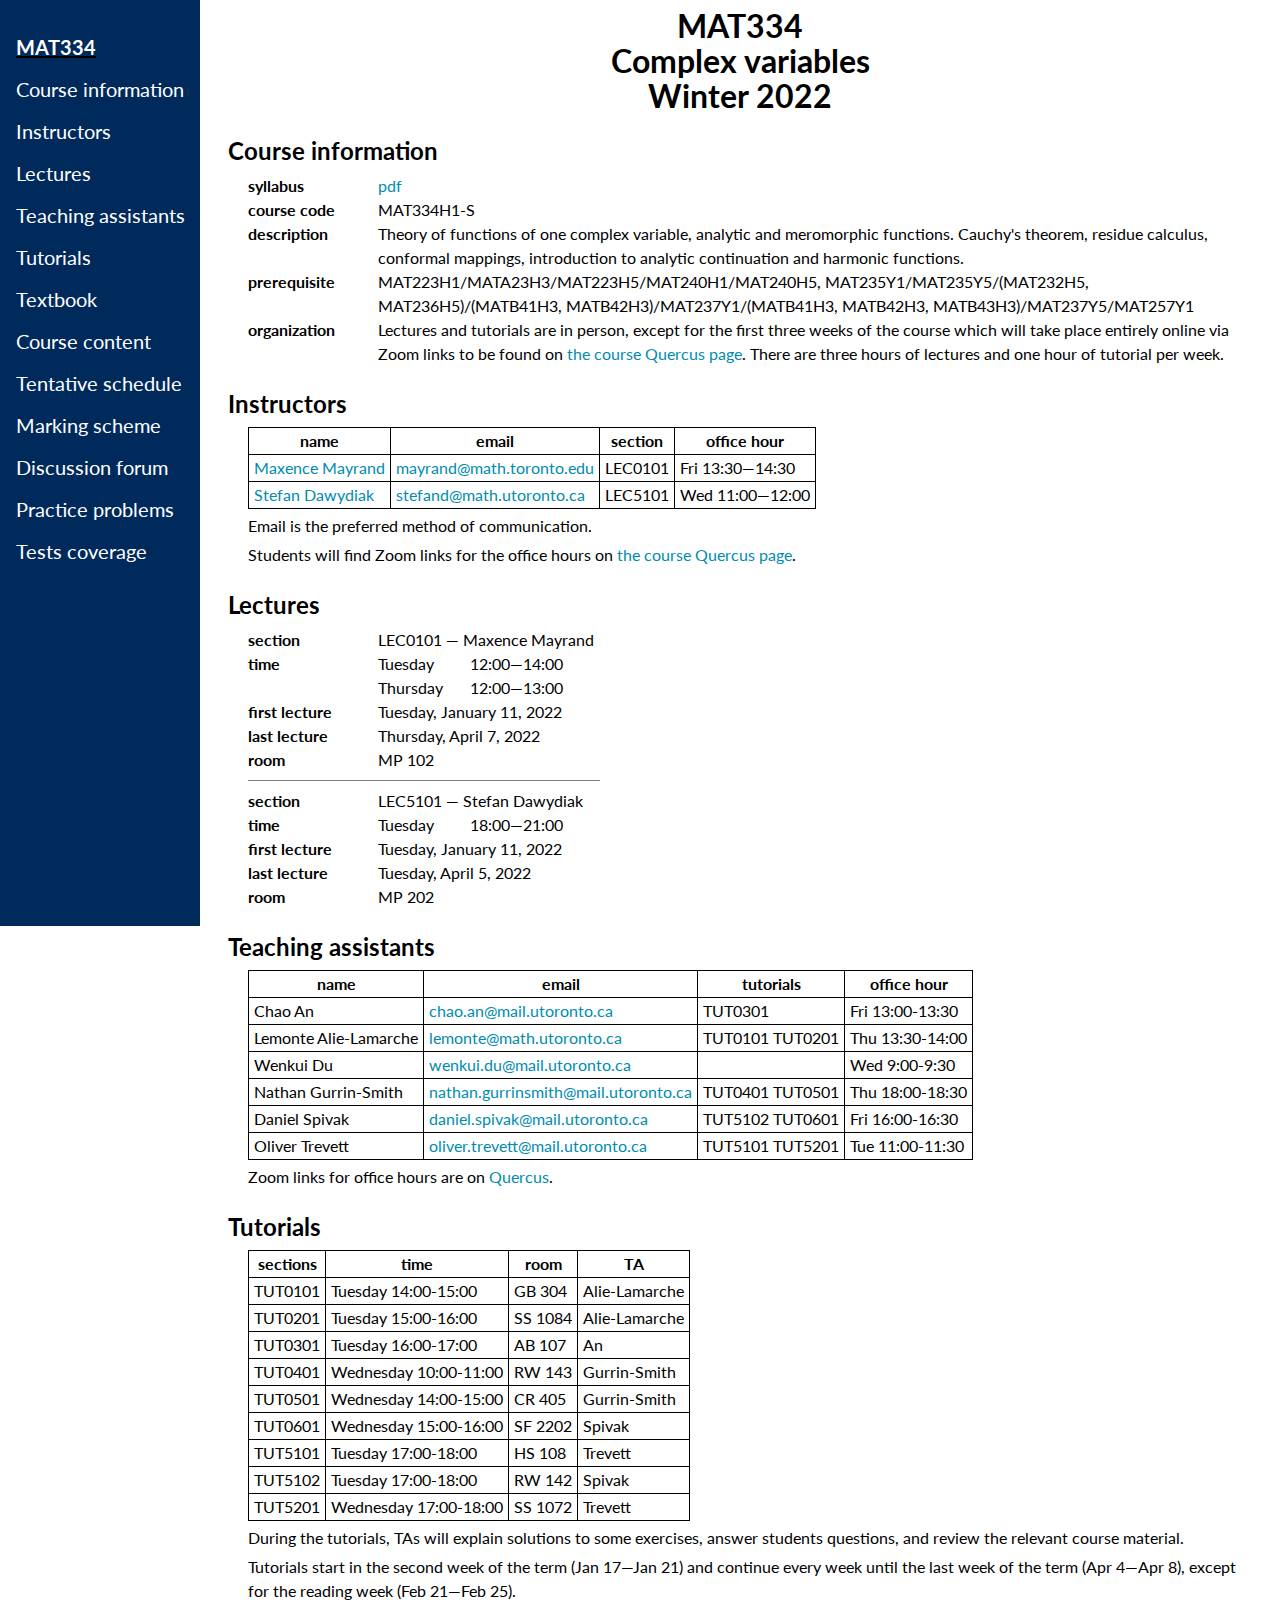
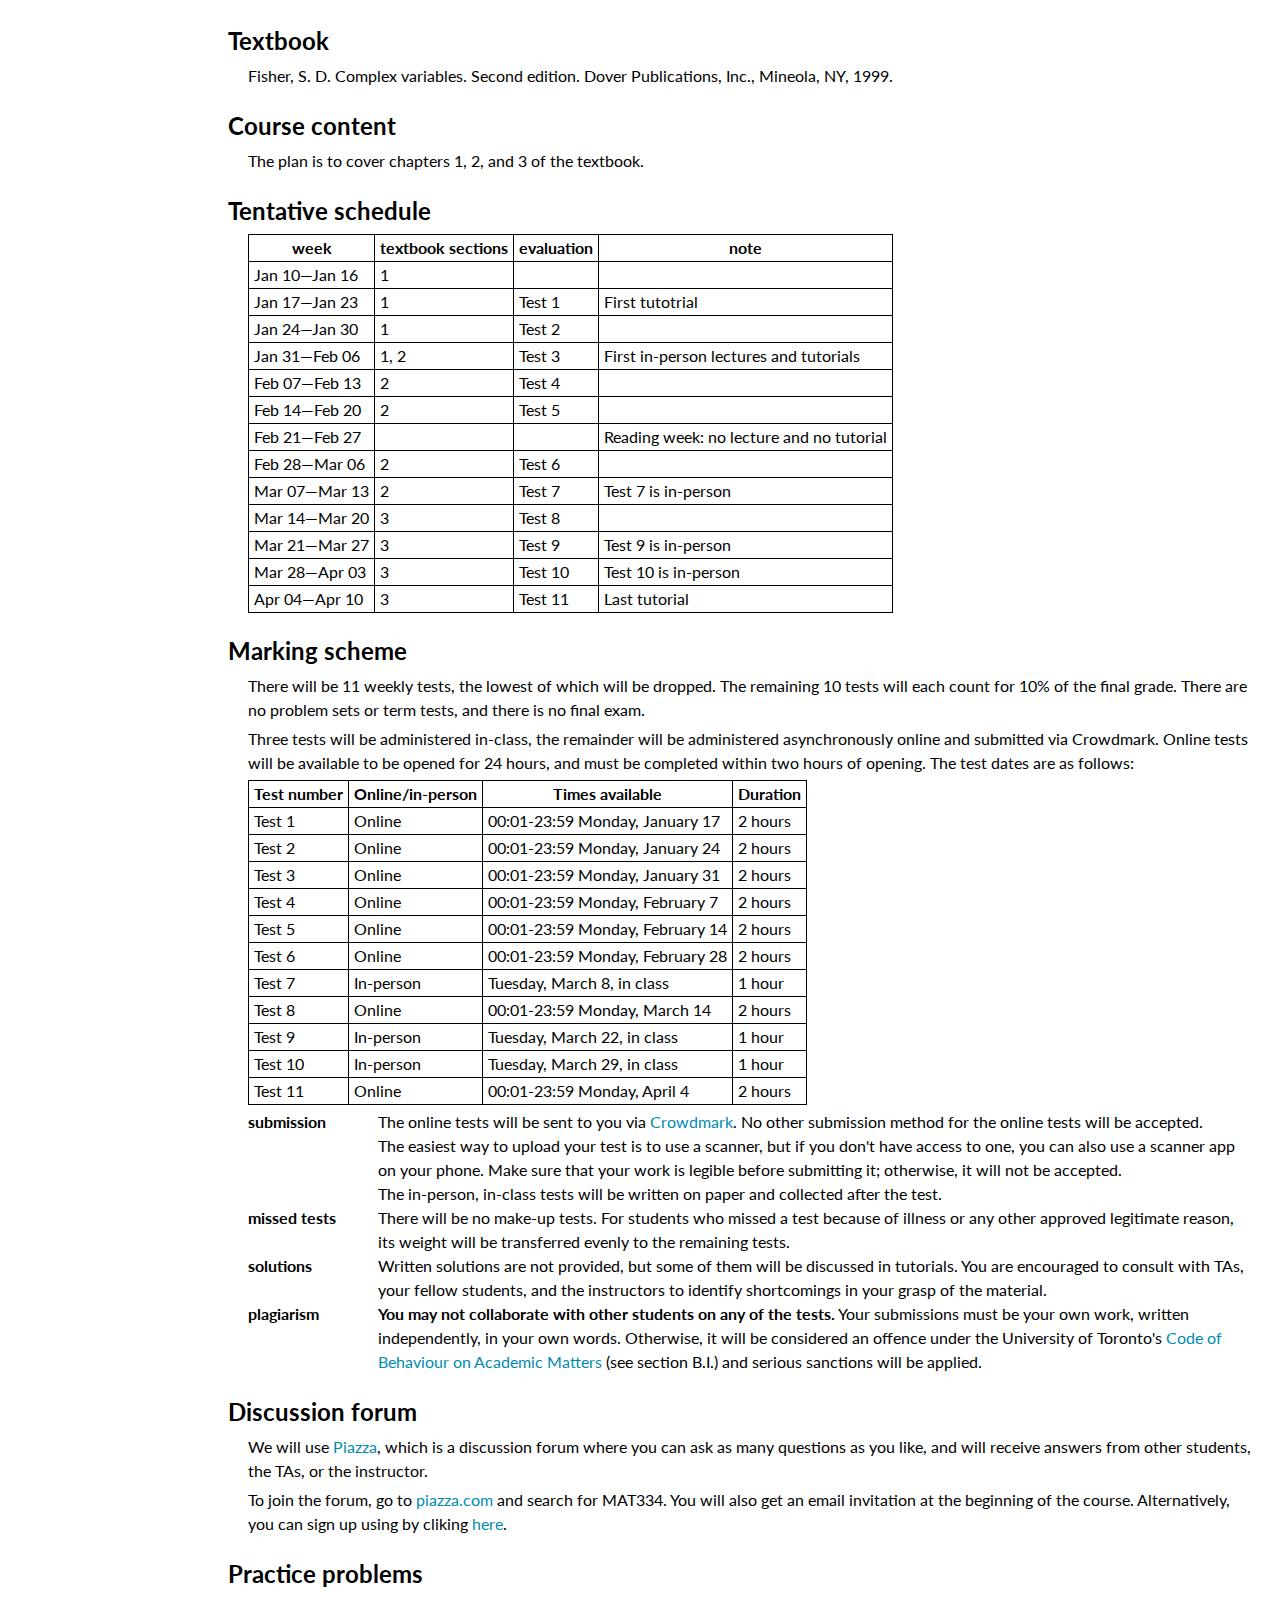
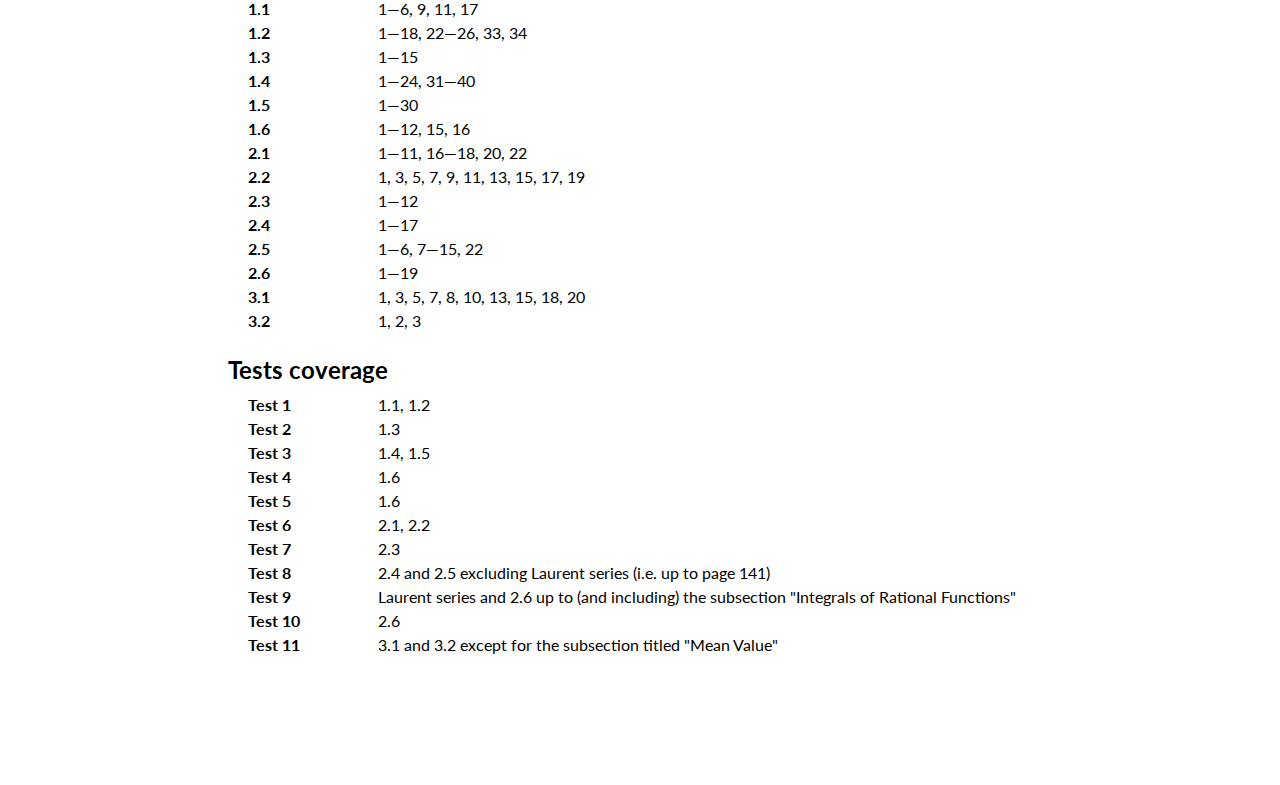
<file: teaching/toronto/mat334/index.html>
<!doctype html>
<html>
  <head>
    <meta charset="utf-8">
    <title>MAT334 Winter 2022</title>
    <link rel="stylesheet" href="course-page.css">
    <meta name="viewport" content="width=device-width">
    <meta name="description" content="MAT334 - Complex variables - Winter 2022 - University of Toronto">
  </head>

  <body id="top">
    <div class="sidenav">
      <h1><a href="./">MAT334</a></h1>
      <a href="#course-information">Course information</a>
      <a href="#instructors">Instructors</a>
      <a href="#lectures">Lectures</a>
      <a href="#teaching-assistants">Teaching assistants</a>
      <a href="#tutorials">Tutorials</a>
      <a href="#textbook">Textbook</a>
      <a href="#course-content">Course content</a>
      <a href="#tentative-schedule">Tentative schedule</a>
      <a href="#marking-scheme">Marking scheme</a>
      <a href="#discussion-forum">Discussion forum</a>
      <a href="#practice-problems">Practice problems</a>
      <a href="#tests-coverage">Tests coverage</a>
    </div>

    <div class="main">

      <h1>
        MAT334<br>
        Complex variables<br>
        Winter 2022
      </h1>








<!---------------------------------------------------------------->
      <h2 id="course-information">Course information</h2>

      <div class="item">
        <div>syllabus</div>
        <p><a href="mat334-syllabus.pdf">pdf</a></p>
      </div>

      <div class="item">
        <div>course code</div>
        <p>MAT334H1-S</p>
      </div>

      <div class="item">
        <div>
          description
        </div>
        <p>
          Theory of functions of one complex variable, analytic and meromorphic functions. Cauchy's theorem, residue calculus, conformal mappings, introduction to analytic continuation and harmonic functions.
        </p>
      </div>

      <div class="item">
        <div>prerequisite</div>
        <p>MAT223H1/MATA23H3/MAT223H5/MAT240H1/MAT240H5, MAT235Y1/MAT235Y5/(MAT232H5, MAT236H5)/(MATB41H3, MATB42H3)/MAT237Y1/(MATB41H3, MATB42H3, MATB43H3)/MAT237Y5/MAT257Y1</p>
      </div>

      <div class="item">
        <div>organization</div>
        <p>Lectures and tutorials are in person, except for the first three weeks of the course which will take place entirely online via Zoom links to be found on <a href="https://q.utoronto.ca/courses/254719">the course Quercus page</a>.
There are three hours of lectures and one hour of tutorial per week.</p>
      </div>





<!---------------------------------------------------------------->
      <h2 id="instructors">Instructors</h2>

      <p>
      <table>
        <tr>
          <th>name</th>
          <th>email</th>
          <th>section</th>
          <th>office hour</th>
        </tr>
        <tr>
          <td><a href="https://www.math.toronto.edu/mayrand/">Maxence Mayrand</a></td>
          <td><a href="mailto:mayrand@math.toronto.edu">mayrand@math.toronto.edu</a></td>
          <td>LEC0101</td>
          <td>Fri 13:30&mdash;14:30</td>
        </tr>
        <tr>
          <td><a href="https://www.math.toronto.edu/stefand/">Stefan Dawydiak</a></td>
          <td><a href="mailto:stefand@math.utoronto.ca">stefand@math.utoronto.ca</a></td>
          <td>LEC5101</td>
          <td>Wed 11:00&mdash;12:00</td>
        </tr>
      </table>
      </p>

      <p>
        Email is the preferred method of communication.
      </p>

      <p>
        Students will find Zoom links for the office hours on <a href="https://q.utoronto.ca/courses/254719">the course Quercus page</a>.
      </p>





<!---------------------------------------------------------------->
      <h2 id="lectures">Lectures</h2>

      <div class="item">
        <div>section</div>
        <p>LEC0101 &mdash; Maxence Mayrand</p>
      </div>

      <div class="item">
        <div>time</div>
        <p>
        <span style="display: inline-block; width: 92px;">Tuesday</span>12:00&mdash;14:00<br>
        <span style="display: inline-block; width: 92px;">Thursday</span>12:00&mdash;13:00
        </p>
      </div>

      <div class="item">
        <div>first lecture</div>
        <p>Tuesday, January 11, 2022</p>
      </div>

      <div class="item">
        <div>last lecture</div>
        <p>Thursday, April 7, 2022</p>
      </div>

      <div class="item">
        <div>room</div>
        <p>MP 102</p>
      </div>

      <div style="padding: 0 0 0 20px;"><hr align="left" width="350pt" noshade size="1pt"></div>

      <div class="item">
        <div>section</div>
        <p>LEC5101 &mdash; Stefan Dawydiak</p>
      </div>

      <div class="item">
        <div>time</div>
        <p>
        <span style="display: inline-block; width: 92px;">Tuesday</span>18:00&mdash;21:00
        </p>
      </div>

      <div class="item">
        <div>first lecture</div>
        <p>Tuesday, January 11, 2022</p>
      </div>

      <div class="item">
        <div>last lecture</div>
        <p>Tuesday, April 5, 2022</p>
      </div>

      <div class="item">
        <div>room</div>
        <p>MP 202</p>
      </div>



<!---------------------------------------------------------------->
      <h2 id="teaching-assistants">Teaching assistants</h2>

      <p>
      <table>
        <tr>
          <th>name</th>
          <th>email</th>
          <th>tutorials</th>
          <th>office hour</th>
        </tr>
        <tr>
          <td>Chao An</td>
          <td><a href="mailto:chao.an@mail.utoronto.ca">chao.an@mail.utoronto.ca</a></td>
          <td>TUT0301</td>
          <td>Fri 13:00-13:30</td>
        </tr>
        <tr>
          <td>Lemonte Alie-Lamarche</td>
          <td><a href="mailto:lemonte@math.utoronto.ca">lemonte@math.utoronto.ca</a></td>
          <td>TUT0101 TUT0201</td>
          <td>Thu 13:30-14:00</td>
        </tr>
        <tr>
          <td>Wenkui Du</td>
          <td><a href="mailto:wenkui.du@mail.utoronto.ca">wenkui.du@mail.utoronto.ca</a></td>
          <td></td>
          <td>Wed 9:00-9:30</td>
        </tr>
        <tr>
          <td>Nathan Gurrin-Smith</td>
          <td><a href="mailto:nathan.gurrinsmith@mail.utoronto.ca">nathan.gurrinsmith@mail.utoronto.ca</a></td>
          <td>TUT0401 TUT0501</td>
          <td>Thu 18:00-18:30</td>
        </tr>
        <tr>
          <td>Daniel Spivak</td>
          <td><a href="mailto:daniel.spivak@mail.utoronto.ca">daniel.spivak@mail.utoronto.ca</a></td>
          <td>TUT5102 TUT0601</td>
          <td>Fri 16:00-16:30</td>
        </tr>
        <tr>
          <td>Oliver Trevett</td>
          <td><a href="mailto:oliver.trevett@mail.utoronto.ca">oliver.trevett@mail.utoronto.ca</a></td>
          <td>TUT5101 TUT5201</td>
          <td>Tue 11:00-11:30</td>
        </tr>
      </table>
      </p>

      <p>
      Zoom links for office hours are on <a href="https://q.utoronto.ca/courses/254719">Quercus</a>.
      </p>










<!---------------------------------------------------------------->
      <h2 id="tutorials">Tutorials</h2>

      <p>
      <table>
        <tr>
          <th>sections</th>
          <th>time</th>
          <th>room</th>
          <th>TA</th>
        </tr>
        <tr>
          <td>TUT0101</td>
          <td>Tuesday 14:00-15:00</td>
          <td>GB 304</td>
          <td>Alie-Lamarche</td>
        </tr>
        <tr>
          <td>TUT0201</td>
          <td>Tuesday 15:00-16:00</td>
          <td>SS 1084</td>
          <td>Alie-Lamarche</td>
        </tr>
        <tr>
          <td>TUT0301</td>
          <td>Tuesday 16:00-17:00</td>
          <td>AB 107</td>
          <td>An</td>
        </tr>
        <tr>
          <td>TUT0401</td>
          <td>Wednesday 10:00-11:00</td>
          <td>RW 143</td>
          <td>Gurrin-Smith</td>
        </tr>
        <tr>
          <td>TUT0501</td>
          <td>Wednesday 14:00-15:00</td>
          <td>CR 405</td>
          <td>Gurrin-Smith</td>
        </tr>
        <tr>
          <td>TUT0601</td>
          <td>Wednesday 15:00-16:00</td>
          <td>SF 2202</td>
          <td>Spivak</td>
        </tr>
        <tr>
          <td>TUT5101</td>
          <td>Tuesday 17:00-18:00</td>
          <td>HS 108</td>
          <td>Trevett</td>
        </tr>
        <tr>
          <td>TUT5102</td>
          <td>Tuesday 17:00-18:00</td>
          <td>RW 142</td>
          <td>Spivak</td>
        </tr>
        <tr>
          <td>TUT5201</td>
          <td>Wednesday 17:00-18:00</td>
          <td>SS 1072</td>
          <td>Trevett</td>
        </tr>
      </table>
      </p>

      <p>
      During the tutorials, TAs will explain solutions to some exercises, answer students questions, and review the relevant course material.
      </p>
      <p>
      Tutorials start in the second week of the term (Jan 17&mdash;Jan 21) and continue every week until the last week of the term (Apr 4&mdash;Apr 8), except for the reading week (Feb 21&mdash;Feb 25).
      </p>


<!---------------------------------------------------------------->
      <h2 id="textbook">Textbook</h2>


      <p>Fisher, S. D. Complex variables.
Second edition. Dover Publications, Inc., Mineola, NY, 1999.</p>







<!---------------------------------------------------------------->
      <h2 id="course-content">Course content</h2>
      <p>The plan is to cover chapters 1, 2, and 3 of the textbook.</p>






<!---------------------------------------------------------------->
      <h2 id="tentative-schedule">Tentative schedule</h2>

      <p>
      <table>
        <tr>
          <th>week</th>
          <th>textbook sections</th>
          <th>evaluation</th>
          <th>note</th>
        </tr>
        <tr>
          <td>Jan 10&mdash;Jan 16</td>
          <td>1</td>
          <td></td>
          <td></td>
        </tr>
        <tr>
          <td>Jan 17&mdash;Jan 23</td>
          <td>1</td>
          <td>Test 1</td>
          <td>First tutotrial</td>
        </tr>
        <tr>
          <td>Jan 24&mdash;Jan 30</td>
          <td>1</td>
          <td>Test 2</td>
          <td></td>
        </tr>
        <tr>
          <td>Jan 31&mdash;Feb 06</td>
          <td>1, 2</td>
          <td>Test 3</td>
          <td>First in-person lectures and tutorials</td>
        </tr>
        <tr>
          <td>Feb 07&mdash;Feb 13</td>
          <td>2</td>
          <td>Test 4</td>
          <td></td>
        </tr>
        <tr>
          <td>Feb 14&mdash;Feb 20</td>
          <td>2</td>
          <td>Test 5</td>
          <td></td>
        </tr>
        <tr>
          <td>Feb 21&mdash;Feb 27</td>
          <td></td>
          <td></td>
          <td>Reading week: no lecture and no tutorial</td>
        </tr>
        <tr>
          <td>Feb 28&mdash;Mar 06</td>
          <td>2</td>
          <td>Test 6</td>
          <td></td>
        </tr>
        <tr>
          <td>Mar 07&mdash;Mar 13</td>
          <td>2</td>
          <td>Test 7</td>
          <td>Test 7 is in-person</td>
        </tr>
        <tr>
          <td>Mar 14&mdash;Mar 20</td>
          <td>3</td>
          <td>Test 8</td>
          <td></td>
        </tr>
        <tr>
          <td>Mar 21&mdash;Mar 27</td>
          <td>3</td>
          <td>Test 9</td>
          <td>Test 9 is in-person</td>
        </tr>
        <tr>
          <td>Mar 28&mdash;Apr 03</td>
          <td>3</td>
          <td>Test 10</td>
          <td>Test 10 is in-person</td>
        </tr>
        <tr>
          <td>Apr 04&mdash;Apr 10</td>
          <td>3</td>
          <td>Test 11</td>
          <td>Last tutorial</td>
        </tr>
      </table>
      </p>





<!---------------------------------------------------------------->
      <h2 id="marking-scheme">Marking scheme</h2>

      <p>
        There will be 11 weekly tests, the lowest of which will be dropped.
        The remaining 10 tests will each count for 10% of the final grade.
        There are no problem sets or term tests, and there is no final exam.
      </p>

      <p>
      Three tests will be administered in-class, the remainder will be administered 
asynchronously online and submitted via Crowdmark. Online tests will be 
available to be opened for 24 hours, and must be completed within two hours of 
opening.
The test dates are as follows:
      </p>

      <p>
      <table>
        <tr>
          <th>Test number</th>
          <th>Online/in-person</th>
          <th>Times available</th>
          <th>Duration</th>
        </tr>
        <tr>
          <td>Test 1</td>
          <td>Online</td>
          <td>00:01-23:59 Monday, January 17</td>
          <td>2 hours</td>
        </tr>
        <tr>
          <td>Test 2</td>
          <td>Online</td>
          <td>00:01-23:59 Monday, January 24</td>
          <td>2 hours</td>
        </tr>
        <tr>
          <td>Test 3</td>
          <td>Online</td>
          <td>00:01-23:59 Monday, January 31</td>
          <td>2 hours</td>
        </tr>
        <tr>
          <td>Test 4</td>
          <td>Online</td>
          <td>00:01-23:59 Monday, February 7</td>
          <td>2 hours</td>
        </tr>
        <tr>
          <td>Test 5</td>
          <td>Online</td>
          <td>00:01-23:59 Monday, February 14</td>
          <td>2 hours</td>
        </tr>
        <tr>
          <td>Test 6</td>
          <td>Online</td>
          <td>00:01-23:59 Monday, February 28</td>
          <td>2 hours</td>
        </tr>
        <tr>
          <td>Test 7</td>
          <td>In-person</td>
          <td>Tuesday, March 8, in class</td>
          <td>1 hour</td>
        </tr>
        <tr>
          <td>Test 8</td>
          <td>Online</td>
          <td>00:01-23:59 Monday, March 14</td>
          <td>2 hours</td>
        </tr>
        <tr>
          <td>Test 9</td>
          <td>In-person</td>
          <td>Tuesday, March 22, in class</td>
          <td>1 hour</td>
        </tr>
        <tr>
          <td>Test 10</td>
          <td>In-person</td>
          <td>Tuesday, March 29, in class</td>
          <td>1 hour</td>
        </tr>
        <tr>
          <td>Test 11</td>
          <td>Online</td>
          <td>00:01-23:59 Monday, April 4</td>
          <td>2 hours</td>
        </tr>
      </table>
      </p>

      <div class="item">
        <div>submission</div>
        <p>
        The online tests will be sent to you via <a
        href="https://crowdmark.com">Crowdmark</a>.
        No other submission method for the online tests will be accepted.<br>

        The easiest way to upload your test is to use a scanner, but if you don't have access to one, you can also use a scanner app on your phone. Make sure that your work is legible before submitting it; otherwise, it will not be accepted.<br>

        The in-person, in-class tests will be written on paper and collected after the test.
        </p>
      </div>

      <div class="item">
        <div>missed tests</div>
        <p>There will be no make-up tests.
For students who missed a test because of illness or any other approved legitimate reason, its weight will be transferred evenly to the remaining tests.</p>
      </div>

      <div class="item">
        <div>solutions</div>
        <p>Written solutions are not provided, but some of them will be discussed in tutorials. You are encouraged to consult with TAs, your fellow students, and the instructors to identify shortcomings in your grasp of the material.</p>
      </div>

      <div class="item">
        <div>plagiarism</div>
        <p>
        <strong>You may not collaborate with other students on any of the tests.</strong>
        Your submissions must be your own work, written independently, in your
        own words. Otherwise, it will be considered an offence under the
        University of Toronto's
        <a href="https://governingcouncil.utoronto.ca/secretariat/policies/code-behaviour-academic-matters-july-1-2019">Code
                of Behaviour on Academic Matters</a> (see section B.I.) and serious
        sanctions will be applied.
        </p>
      </div>






<!---------------------------------------------------------------->
      <h2 id="discussion-forum">Discussion forum</h2>

      <p>
      We will use <a href="https://piazza.com/">Piazza</a>, which is a
      discussion forum where you can ask as many questions as you like, and
      will receive answers from other students, the TAs, or the instructor.
      </p>
        
      <p>
      To join the forum, go to <a href="https://piazza.com/">piazza.com</a> and
      search for MAT334. You will also get an email invitation at the beginning
      of the course. Alternatively, you can sign up using by cliking <a
      href="https://piazza.com/utoronto.ca/winter2022/mat334">here</a>.
      </p>





<!---------------------------------------------------------------->
      <h2 id="practice-problems">Practice problems</h2>

      <div class="item">
        <div>1.1</div>
        <p>
        1&mdash;6, 9, 11, 17
        </p>
      </div>

      <div class="item">
        <div>1.2</div>
        <p>
        1&mdash;18, 22&mdash;26, 33, 34
        </p>
      </div>

      <div class="item">
        <div>1.3</div>
        <p>
        1&mdash;15
        </p>
      </div>

      <div class="item">
        <div>1.4</div>
        <p>
        1&mdash;24, 31&mdash;40
        </p>
      </div>

      <div class="item">
        <div>1.5</div>
        <p>
        1&mdash;30
        </p>
      </div>

      <div class="item">
        <div>1.6</div>
        <p>
        1&mdash;12, 15, 16
        </p>
      </div>

      <div class="item">
        <div>2.1</div>
        <p>
        1&mdash;11, 16&mdash;18, 20, 22
        </p>
      </div>

      <div class="item">
        <div>2.2</div>
        <p>
        1, 3, 5, 7, 9, 11, 13, 15, 17, 19
        </p>
      </div>

      <div class="item">
        <div>2.3</div>
        <p>
        1&mdash;12
        </p>
      </div>

      <div class="item">
        <div>2.4</div>
        <p>
        1&mdash;17
        </p>
      </div>

      <div class="item">
        <div>2.5</div>
        <p>
        1&mdash;6, 7&mdash;15, 22
        </p>
      </div>

      <div class="item">
        <div>2.6</div>
        <p>
        1&mdash;19
        </p>
      </div>

      <div class="item">
        <div>3.1</div>
        <p>
        1, 3, 5, 7, 8, 10, 13, 15, 18, 20
        </p>
      </div>


      <div class="item">
        <div>3.2</div>
        <p>
        1, 2, 3
        </p>
      </div>

<!---------------------------------------------------------------->
      <h2 id="tests-coverage">Tests coverage</h2>

      <div class="item">
        <div>Test 1</div>
        <p>1.1, 1.2</p>
      </div>

      <div class="item">
        <div>Test 2</div>
        <p>1.3</p>
      </div>

      <div class="item">
        <div>Test 3</div>
        <p>1.4, 1.5</p>
      </div>

      <div class="item">
        <div>Test 4</div>
        <p>1.6</p>
      </div>

      <div class="item">
        <div>Test 5</div>
        <p>1.6</p>
      </div>

      <div class="item">
        <div>Test 6</div>
        <p>2.1, 2.2</p>
      </div>

      <div class="item">
        <div>Test 7</div>
        <p>2.3</p>
      </div>

      <div class="item">
        <div>Test 8</div>
        <p>2.4 and 2.5 excluding Laurent series (i.e. up to page 141)</p>
      </div>

      <div class="item">
        <div>Test 9</div>
        <p>Laurent series and 2.6 up to (and including) the subsection "Integrals of Rational Functions"</p>
      </div>

      <div class="item">
        <div>Test 10</div>
        <p>2.6</p>
      </div>

      <div class="item">
        <div>Test 11</div>
        <p>3.1 and 3.2 except for the subsection titled "Mean Value"</p>
      </div>

    </div>
  </body>
</html>
</file>
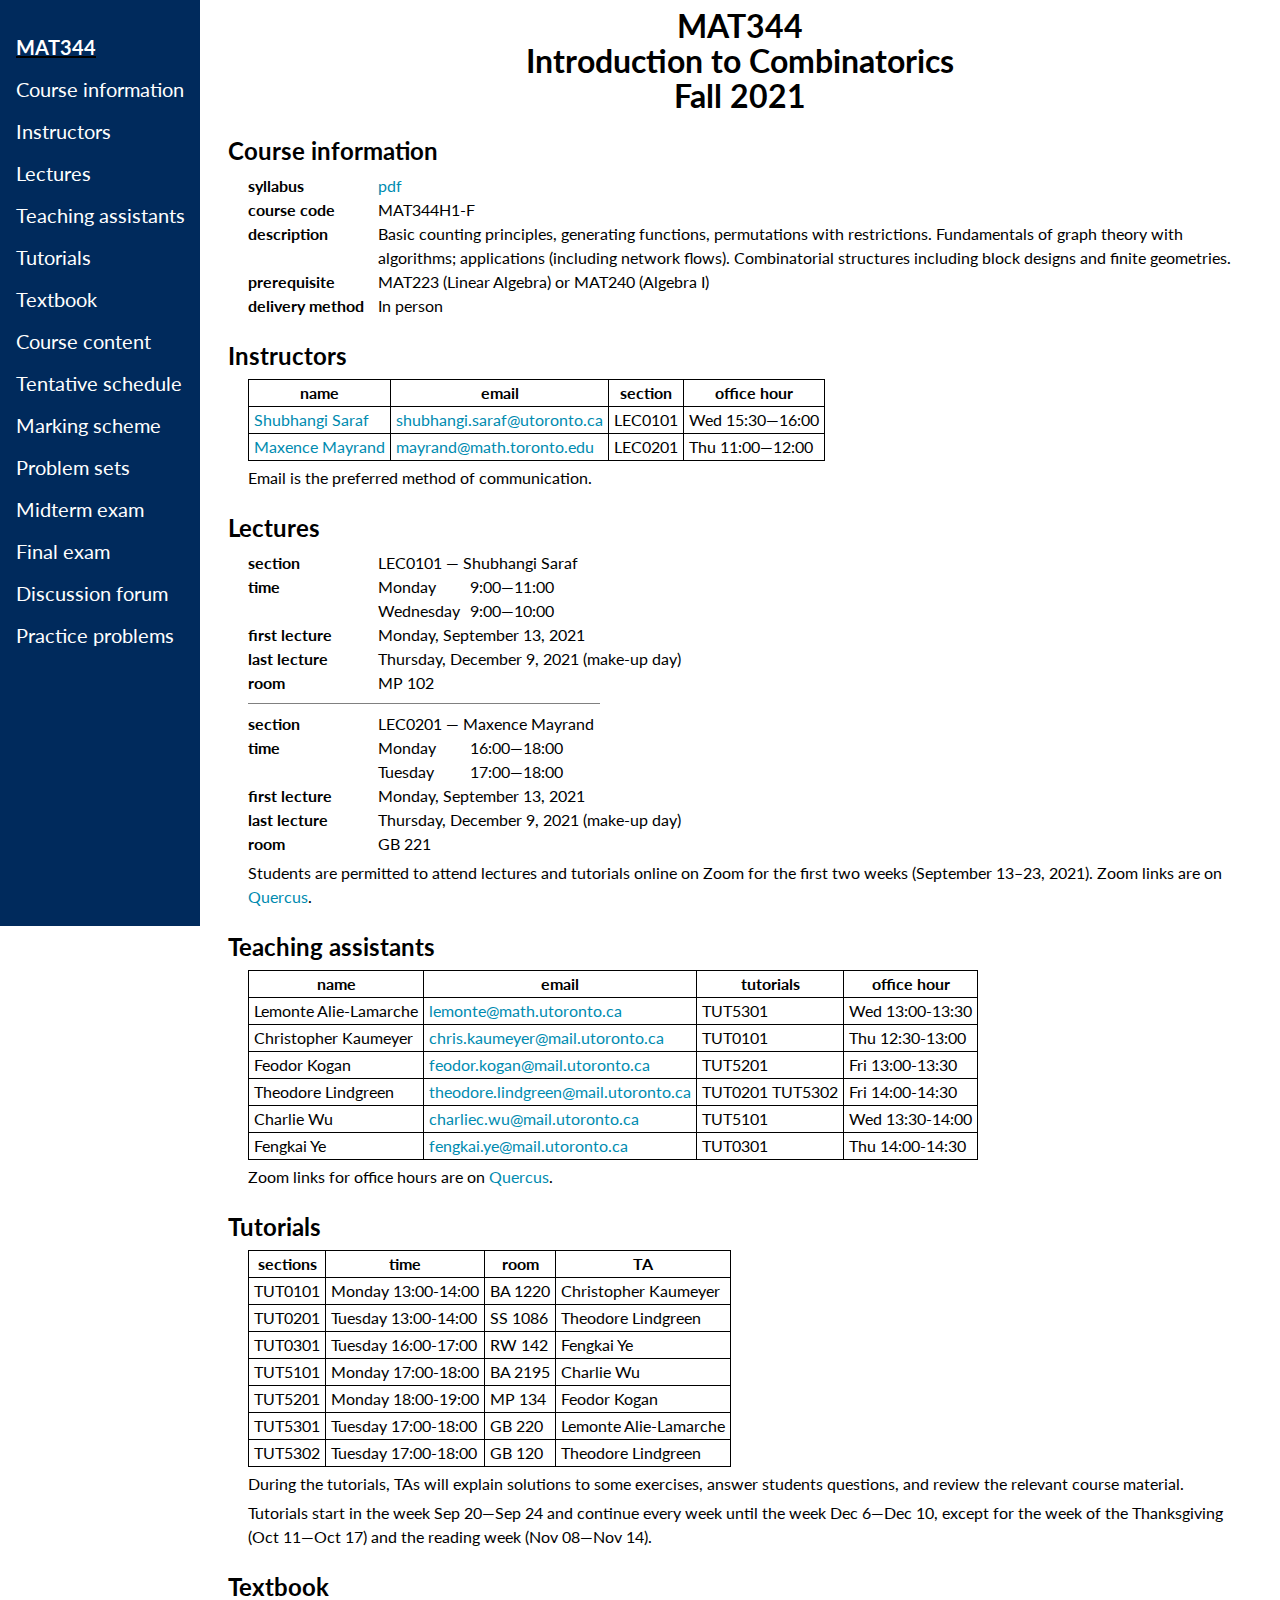
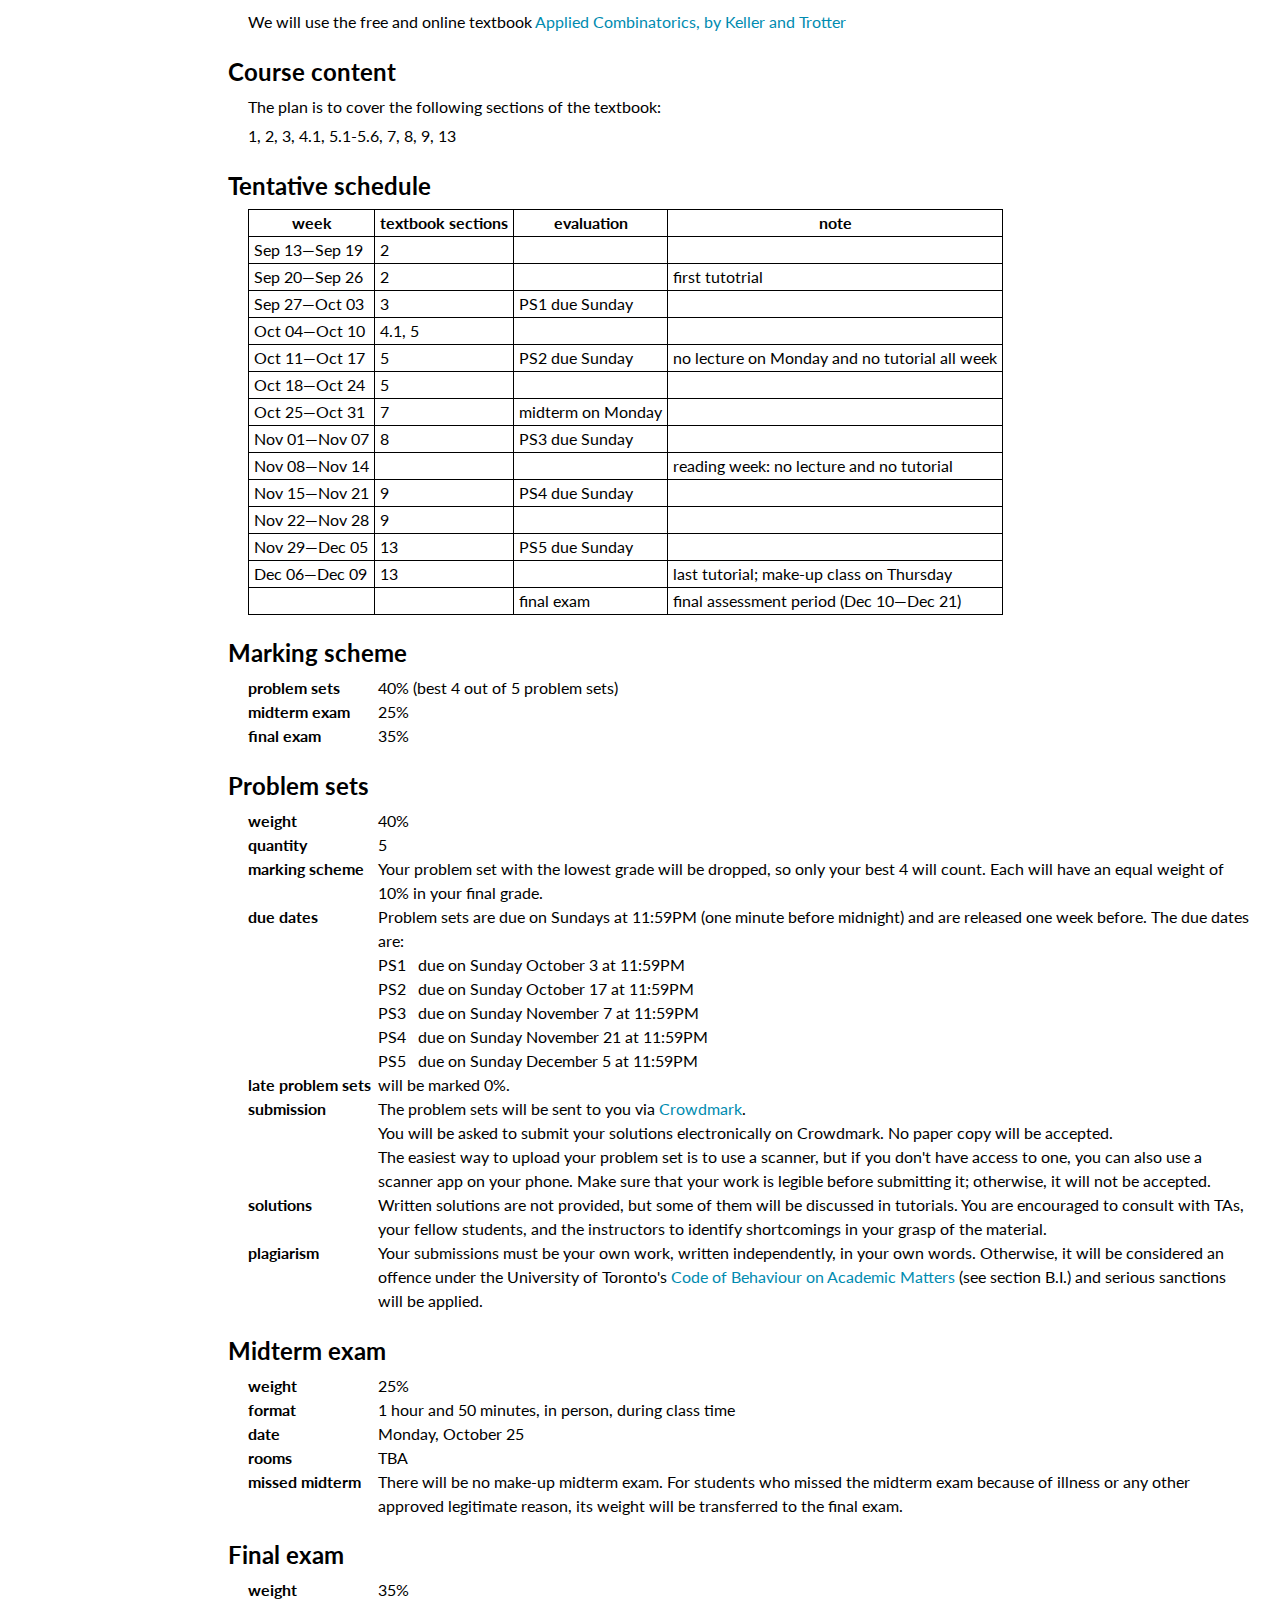
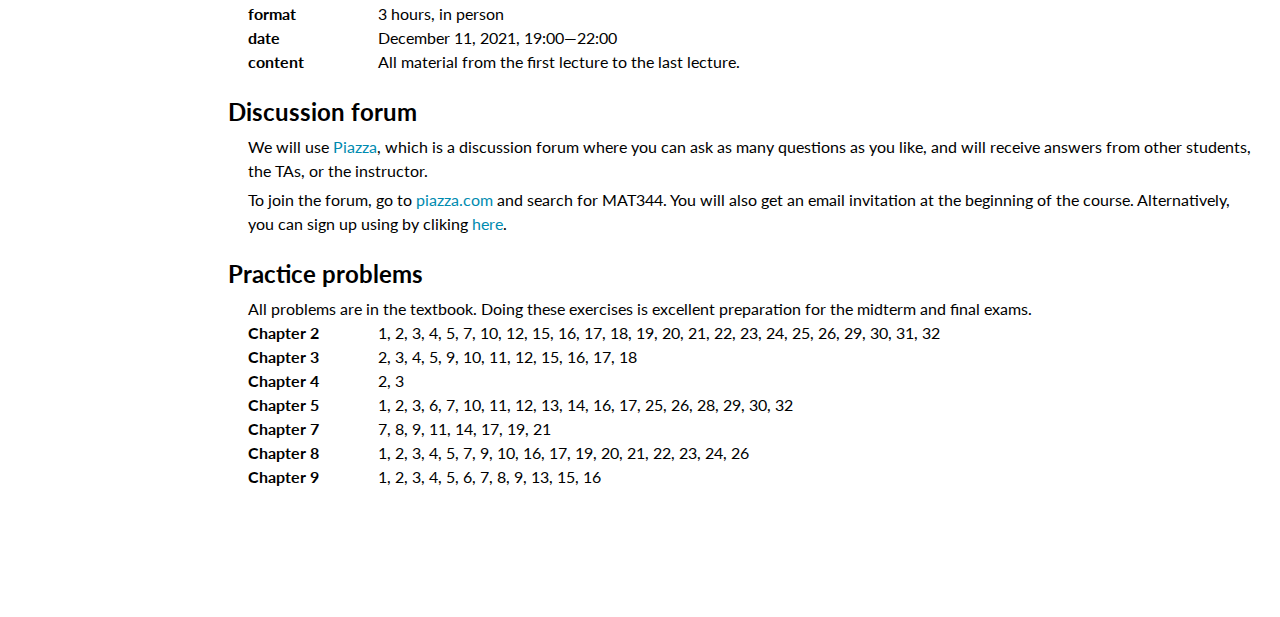
<file: teaching/toronto/mat344-fall-2021/index.html>
<!doctype html>
<html>
  <head>
    <meta charset="utf-8">
    <title>MAT344 Fall 2021</title>
    <link rel="stylesheet" href="course-page.css">
    <meta name="viewport" content="width=device-width">
    <meta name="description" content="MAT344 - Introduction to
    Combinatorics - Fall 2021 - University of Toronto">
  </head>

  <body id="top">
    <div class="sidenav">
      <h1><a href="./">MAT344</a></h1>
      <a href="#course-information">Course information</a>
      <a href="#instructors">Instructors</a>
      <a href="#lectures">Lectures</a>
      <a href="#teaching-assistants">Teaching assistants</a>
      <a href="#tutorials">Tutorials</a>
      <a href="#textbook">Textbook</a>
      <a href="#course-content">Course content</a>
      <a href="#tentative-schedule">Tentative schedule</a>
      <a href="#marking-scheme">Marking scheme</a>
      <a href="#problem-sets">Problem sets</a>
      <a href="#midterm-exam">Midterm exam</a>
      <a href="#final-exam">Final exam</a>
      <a href="#discussion-forum">Discussion forum</a>
      <a href="#practice-problems">Practice problems</a>
    </div>

    <div class="main">

      <h1>
        MAT344<br>
        Introduction to Combinatorics<br>
        Fall 2021
      </h1>








<!---------------------------------------------------------------->
      <h2 id="course-information">Course information</h2>

      <div class="item">
        <div>syllabus</div>
        <p><a href="mat344-syllabus.pdf">pdf</a></p>
      </div>

      <div class="item">
        <div>course code</div>
        <p>MAT344H1-F</p>
      </div>

      <div class="item">
        <div>
          description
        </div>
        <p>
          Basic counting principles, generating functions, permutations with
          restrictions. Fundamentals of graph theory with algorithms;
          applications (including network flows). Combinatorial structures
          including block designs and finite geometries.
        </p>
      </div>

      <div class="item">
        <div>prerequisite</div>
        <p>MAT223 (Linear Algebra) or MAT240 (Algebra I)</p>
      </div>


      <div class="item">
        <div>delivery method</div>
        <p>In person</p>
      </div>





<!---------------------------------------------------------------->
      <h2 id="instructors">Instructors</h2>

      <p>
      <table>
        <tr>
          <th>name</th>
          <th>email</th>
          <th>section</th>
          <th>office hour</th>
        </tr>
        <tr>
          <td><a href="https://www.math.toronto.edu/ssaraf/">Shubhangi Saraf</a></td>
          <td><a href="mailto:shubhangi.saraf@utoronto.ca">shubhangi.saraf@utoronto.ca</a></td>
          <td>LEC0101</td>
          <td>Wed 15:30&mdash;16:00</td>
        </tr>
        <tr>
          <td><a href="https://www.math.toronto.edu/mayrand/">Maxence Mayrand</a></td>
          <td><a href="mailto:mayrand@math.toronto.edu">mayrand@math.toronto.edu</a></td>
          <td>LEC0201</td>
          <td>Thu 11:00&mdash;12:00</td>
        </tr>
      </table>
      </p>

      <p>
        Email is the preferred method of communication.
      </p>






<!---------------------------------------------------------------->
      <h2 id="lectures">Lectures</h2>

      <div class="item">
        <div>section</div>
        <p>LEC0101 &mdash; Shubhangi Saraf</p>
      </div>

      <div class="item">
        <div>time</div>
        <p>
        <span style="display: inline-block; width: 92px;">Monday</span>9:00&mdash;11:00<br>
        <span style="display: inline-block; width: 92px;">Wednesday</span>9:00&mdash;10:00
        </p>
      </div>

      <div class="item">
        <div>first lecture</div>
        <p>Monday, September 13, 2021</p>
      </div>

      <div class="item">
        <div>last lecture</div>
        <p>Thursday, December 9, 2021 (make-up day)</p>
      </div>

      <div class="item">
        <div>room</div>
        <p>MP 102</p>
      </div>

      <div style="padding: 0 0 0 20px;"><hr align="left" width="350pt" noshade size="1pt"></div>

      <div class="item">
        <div>section</div>
        <p>LEC0201 &mdash; Maxence Mayrand</p>
      </div>

      <div class="item">
        <div>time</div>
        <p>
        <span style="display: inline-block; width: 92px;">Monday</span>16:00&mdash;18:00<br>
        <span style="display: inline-block; width: 92px;">Tuesday</span>17:00&mdash;18:00
        </p>
      </div>

      <div class="item">
        <div>first lecture</div>
        <p>Monday, September 13, 2021</p>
      </div>

      <div class="item">
        <div>last lecture</div>
        <p>Thursday, December 9, 2021 (make-up day)</p>
      </div>

      <div class="item">
        <div>room</div>
        <p>GB 221</p>
      </div>

      <p>
      Students are permitted to attend lectures and tutorials online on Zoom for the first two weeks (September 13–23, 2021). Zoom links are on <a href="https://q.utoronto.ca/courses/236774">Quercus</a>.
      </p>



<!---------------------------------------------------------------->
      <h2 id="teaching-assistants">Teaching assistants</h2>

      <p>
      <table>
        <tr>
          <th>name</th>
          <th>email</th>
          <th>tutorials</th>
          <th>office hour</th>
        </tr>
        <tr>
          <td>Lemonte Alie-Lamarche</td>
          <td><a href="mailto:lemonte@math.utoronto.ca">lemonte@math.utoronto.ca</a></td>
          <td>TUT5301</td>
          <td>Wed 13:00-13:30</td>
        </tr>
        <tr>
          <td>Christopher Kaumeyer</td>
          <td><a href="mailto:chris.kaumeyer@mail.utoronto.ca">chris.kaumeyer@mail.utoronto.ca</a></td>
          <td>TUT0101</td>
          <td>Thu 12:30-13:00</td>
        </tr>
        <tr>
          <td>Feodor Kogan</td>
          <td><a href="mailto:feodor.kogan@mail.utoronto.ca">feodor.kogan@mail.utoronto.ca</a></td>
          <td>TUT5201</td>
          <td>Fri 13:00-13:30</td>
        </tr>
        <tr>
          <td>Theodore Lindgreen</td>
          <td><a href="mailto:theodore.lindgreen@mail.utoronto.ca">theodore.lindgreen@mail.utoronto.ca</a></td>
          <td>TUT0201 TUT5302</td>
          <td>Fri 14:00-14:30</td>
        </tr>
        <tr>
          <td>Charlie Wu</td>
          <td><a href="mailto:charliec.wu@mail.utoronto.ca">charliec.wu@mail.utoronto.ca</a></td>
          <td>TUT5101</td>
          <td>Wed 13:30-14:00</td>
        </tr>
        <tr>
          <td>Fengkai Ye</td>
          <td><a href="mailto:fengkai.ye@mail.utoronto.ca">fengkai.ye@mail.utoronto.ca</a></td>
          <td>TUT0301</td>
          <td>Thu 14:00-14:30</td>
        </tr>
      </table>
      </p>

      <p>
      Zoom links for office hours are on <a href="https://q.utoronto.ca/courses/236774">Quercus</a>.
      </p>










<!---------------------------------------------------------------->
      <h2 id="tutorials">Tutorials</h2>

      <p>
      <table>
        <tr>
          <th>sections</th>
          <th>time</th>
          <th>room</th>
          <th>TA</th>
        </tr>
        <tr>
          <td>TUT0101</td>
          <td>Monday 13:00-14:00</td>
          <td>BA 1220</td>
          <td>Christopher Kaumeyer</td>
        </tr>
        <tr>
          <td>TUT0201</td>
          <td>Tuesday 13:00-14:00</td>
          <td>SS 1086</td>
          <td>Theodore Lindgreen</td>
        </tr>
        <tr>
          <td>TUT0301</td>
          <td>Tuesday 16:00-17:00</td>
          <td>RW 142</td>
          <td>Fengkai Ye</td>
        </tr>
        <tr>
          <td>TUT5101</td>
          <td>Monday 17:00-18:00</td>
          <td>BA 2195</td>
          <td>Charlie Wu</td>
        </tr>
        <tr>
          <td>TUT5201</td>
          <td>Monday 18:00-19:00</td>
          <td>MP 134</td>
          <td>Feodor Kogan</td>
        </tr>
        <tr>
          <td>TUT5301</td>
          <td>Tuesday 17:00-18:00</td>
          <td>GB 220</td>
          <td>Lemonte Alie-Lamarche</td>
        </tr>
        <tr>
          <td>TUT5302</td>
          <td>Tuesday 17:00-18:00</td>
          <td>GB 120</td>
          <td>Theodore Lindgreen</td>
        </tr>
      </table>
      </p>

      <p>
      During the tutorials, TAs will explain solutions to some exercises, answer students questions, and review the relevant course material.
      </p>
      <p>
      Tutorials start in the week Sep 20&mdash;Sep 24 and continue every week until the week Dec 6&mdash;Dec 10, except for the week of the Thanksgiving (Oct 11&mdash;Oct 17) and the reading week (Nov 08&mdash;Nov 14).
      </p>


<!---------------------------------------------------------------->
      <h2 id="textbook">Textbook</h2>


      <p>We will use the free and online textbook <a href="http://www.rellek.net/book/">Applied Combinatorics, by Keller and Trotter</a></p>







<!---------------------------------------------------------------->
      <h2 id="course-content">Course content</h2>
      <p>The plan is to cover the following sections of the textbook:</p>

      <p> 1, 2, 3, 4.1, 5.1-5.6, 7, 8, 9, 13</p>






<!---------------------------------------------------------------->
      <h2 id="tentative-schedule">Tentative schedule</h2>

      <p>
      <table>
        <tr>
          <th>week</th>
          <th>textbook sections</th>
          <th>evaluation</th>
          <th>note</th>
        </tr>
        <tr>
          <td>Sep 13&mdash;Sep 19</td>
          <td>2</td>
          <td></td>
          <td></td>
        </tr>
        <tr>
          <td>Sep 20&mdash;Sep 26</td>
          <td>2</td>
          <td></td>
          <td>first tutotrial</td>
        </tr>
        <tr>
          <td>Sep 27&mdash;Oct 03</td>
          <td>3</td>
          <td>PS1 due Sunday</td>
          <td></td>
        </tr>
        <tr>
          <td>Oct 04&mdash;Oct 10</td>
          <td>4.1, 5</td>
          <td></td>
          <td></td>
        </tr>
        <tr>
          <td>Oct 11&mdash;Oct 17</td>
          <td>5</td>
          <td>PS2 due Sunday</td>
          <td>no lecture on Monday and no tutorial all week</td>
        </tr>
        <tr>
          <td>Oct 18&mdash;Oct 24</td>
          <td>5</td>
          <td></td>
          <td></td>
        </tr>
        <tr>
          <td>Oct 25&mdash;Oct 31</td>
          <td>7</td>
          <td>midterm on Monday</td>
          <td></td>
        </tr>
        <tr>
          <td>Nov 01&mdash;Nov 07</td>
          <td>8</td>
          <td>PS3 due Sunday</td>
          <td></td>
        </tr>
        <tr>
          <td>Nov 08&mdash;Nov 14</td>
          <td></td>
          <td></td>
          <td>reading week: no lecture and no tutorial</td>
        </tr>
        <tr>
          <td>Nov 15&mdash;Nov 21</td>
          <td>9</td>
          <td>PS4 due Sunday</td>
          <td></td>
        </tr>
        <tr>
          <td>Nov 22&mdash;Nov 28</td>
          <td>9</td>
          <td></td>
          <td></td>
        </tr>
        <tr>
          <td>Nov 29&mdash;Dec 05</td>
          <td>13</td>
          <td>PS5 due Sunday</td>
          <td></td>
        </tr>
        <tr>
          <td>Dec 06&mdash;Dec 09</td>
          <td>13</td>
          <td></td>
          <td>last tutorial; make-up class on Thursday</td>
        </tr>
        <tr>
          <td></td>
          <td></td>
          <td>final exam</td>
          <td>final assessment period (Dec 10&mdash;Dec 21)</td>
        </tr>
      </table>
      </p>





<!---------------------------------------------------------------->
      <h2 id="marking-scheme">Marking scheme</h2>

      <div class="item">
        <div>problem sets</div>
        <p>40% (best 4 out of 5 problem sets)</p>
      </div>

      <div class="item">
        <div>midterm exam</div>
        <p>25%</p>
      </div>
      
      <div class="item">
        <div>final exam</div>
        <p>35%</p>
      </div>














<!---------------------------------------------------------------->
      <h2 id="problem-sets">Problem sets</h2>

      <div class="item">
        <div>weight</div>
        <p>40%</p>
        </p>
      </div>

      <div class="item">
        <div>quantity</div>
        <p>5</p>
      </div>

      <div class="item">
        <div>marking scheme</div>
        <p>
        Your problem set with the lowest grade will be dropped, so only your best 4 will count.
Each will have an equal weight of 10% in your final grade.

        </p>
      </div>

      <div class="item">
        <div>due dates</div>
        <p>Problem sets are due on Sundays at 11:59PM (one minute before
        midnight) and are released one week before. The due dates are:<br>

        <span style="display: inline-block; width: 40px;">PS1</span>due on Sunday October 3 at 11:59PM<br>
        <span style="display: inline-block; width: 40px;">PS2</span>due on Sunday October 17 at 11:59PM<br>
        <span style="display: inline-block; width: 40px;">PS3</span>due on Sunday November 7 at 11:59PM<br>
        <span style="display: inline-block; width: 40px;">PS4</span>due on Sunday November 21 at 11:59PM<br>
        <span style="display: inline-block; width: 40px;">PS5</span>due on Sunday December 5 at 11:59PM<br>
        </p>
      </div>

      <div class="item">
        <div>late problem sets</div>
        <p>
          will be marked 0%.
        </p>
      </div>

      <div class="item">
        <div>submission</div>
        <p>
        The problem sets will be sent to you via <a
        href="https://crowdmark.com">Crowdmark</a>.<br>

        You will be asked to submit your solutions electronically on Crowdmark.
        No paper copy will be accepted.<br>
        
        The easiest way to upload your problem set is to use a scanner, but if
        you don't have access to one, you can also use a scanner app on your
        phone. Make sure that your work is legible before submitting it;
        otherwise, it will not be accepted.
        </p>
      </div>

      <div class="item">
        <div>solutions</div>
        <p>Written solutions are not provided, but some of them will be discussed in tutorials. You are encouraged to consult with TAs, your fellow students, and the instructors to identify shortcomings in your grasp of the material.</p>
      </div>

      <div class="item">
        <div>plagiarism</div>
        <p>
        Your submissions must be your own work, written independently, in your
        own words. Otherwise, it will be considered an offence under the
        University of Toronto's
        <a href="https://governingcouncil.utoronto.ca/secretariat/policies/code-behaviour-academic-matters-july-1-2019">Code
                of Behaviour on Academic Matters</a> (see section B.I.) and serious
        sanctions will be applied.
        </p>
      </div>






<!---------------------------------------------------------------->
      <h2 id="midterm-exam">Midterm exam</h2>

      <div class="item">
        <div>weight</div>
        <p>25%</p>
      </div>

      <div class="item">
        <div>format</div>
        <p>1 hour and 50 minutes, in person, during class time</p>
      </div>

      <div class="item">
        <div>date</div>
        <p>Monday, October 25</p>
      </div>

      <div class="item">
        <div>rooms</div>
        <p>TBA</p>
      </div>

      <div class="item">
        <div>missed midterm</div>
        <p>There will be no make-up midterm exam. For students who missed the midterm exam because of illness or any other approved legitimate reason, its weight will be transferred to the final exam.</p>
      </div>









<!---------------------------------------------------------------->
      <h2 id="final-exam">Final exam</h2>

      <div class="item">
        <div>weight</div>
        <p>35%</p>
      </div>

      <div class="item">
        <div>format</div>
        <p>3 hours, in person</p>
      </div>

      <div class="item">
        <div>date</div>
        <p>December 11, 2021, 19:00&mdash;22:00</p>
      </div>

      <div class="item">
        <div>content</div>
        <p>All material from the first lecture to the last lecture.</p>
      </div>





<!---------------------------------------------------------------->
      <h2 id="discussion-forum">Discussion forum</h2>

      <p>
      We will use <a href="https://piazza.com/">Piazza</a>, which is a
      discussion forum where you can ask as many questions as you like, and
      will receive answers from other students, the TAs, or the instructor.
      </p>
        
      <p>
      To join the forum, go to <a href="https://piazza.com/">piazza.com</a> and
      search for MAT344. You will also get an email invitation at the beginning
      of the course. Alternatively, you can sign up using by cliking <a
      href="https://piazza.com/utoronto.ca/fall2021/mat344">here</a>.
      </p>







<!---------------------------------------------------------------->
      <h2 id="practice-problems">Practice problems</h2>

      <p>
      All problems are in the textbook. Doing these exercises is excellent preparation for the midterm and final exams.
      </p>
        
      <div class="item">
        <div>Chapter 2</div>
        <p>1, 2, 3, 4, 5, 7, 10, 12, 15, 16, 17, 18, 19, 20, 21, 22, 23, 24, 25, 26, 29, 30, 31, 32</p>
      </div>

      <div class="item">
        <div>Chapter 3</div>
        <p>2, 3, 4, 5, 9, 10, 11, 12, 15, 16, 17, 18</p>
      </div>

      <div class="item">
        <div>Chapter 4</div>
        <p>2, 3</p>
      </div>
      
      <div class="item">
        <div>Chapter 5</div>
        <p>1, 2, 3, 6, 7, 10, 11, 12, 13, 14, 16, 17, 25, 26, 28, 29, 30, 32</p>
      </div>
 
      <div class="item">
        <div>Chapter 7</div>
        <p>7, 8, 9, 11, 14, 17, 19, 21</p>
      </div>

      <div class="item">
        <div>Chapter 8</div>
        <p>1, 2, 3, 4, 5, 7, 9, 10, 16, 17, 19, 20, 21, 22, 23, 24, 26</p>
      </div>

      <div class="item">
        <div>Chapter 9</div>
        <p>1, 2, 3, 4, 5, 6, 7, 8, 9, 13, 15, 16</p>
      </div>


    </div>
  </body>
</html>
</file>
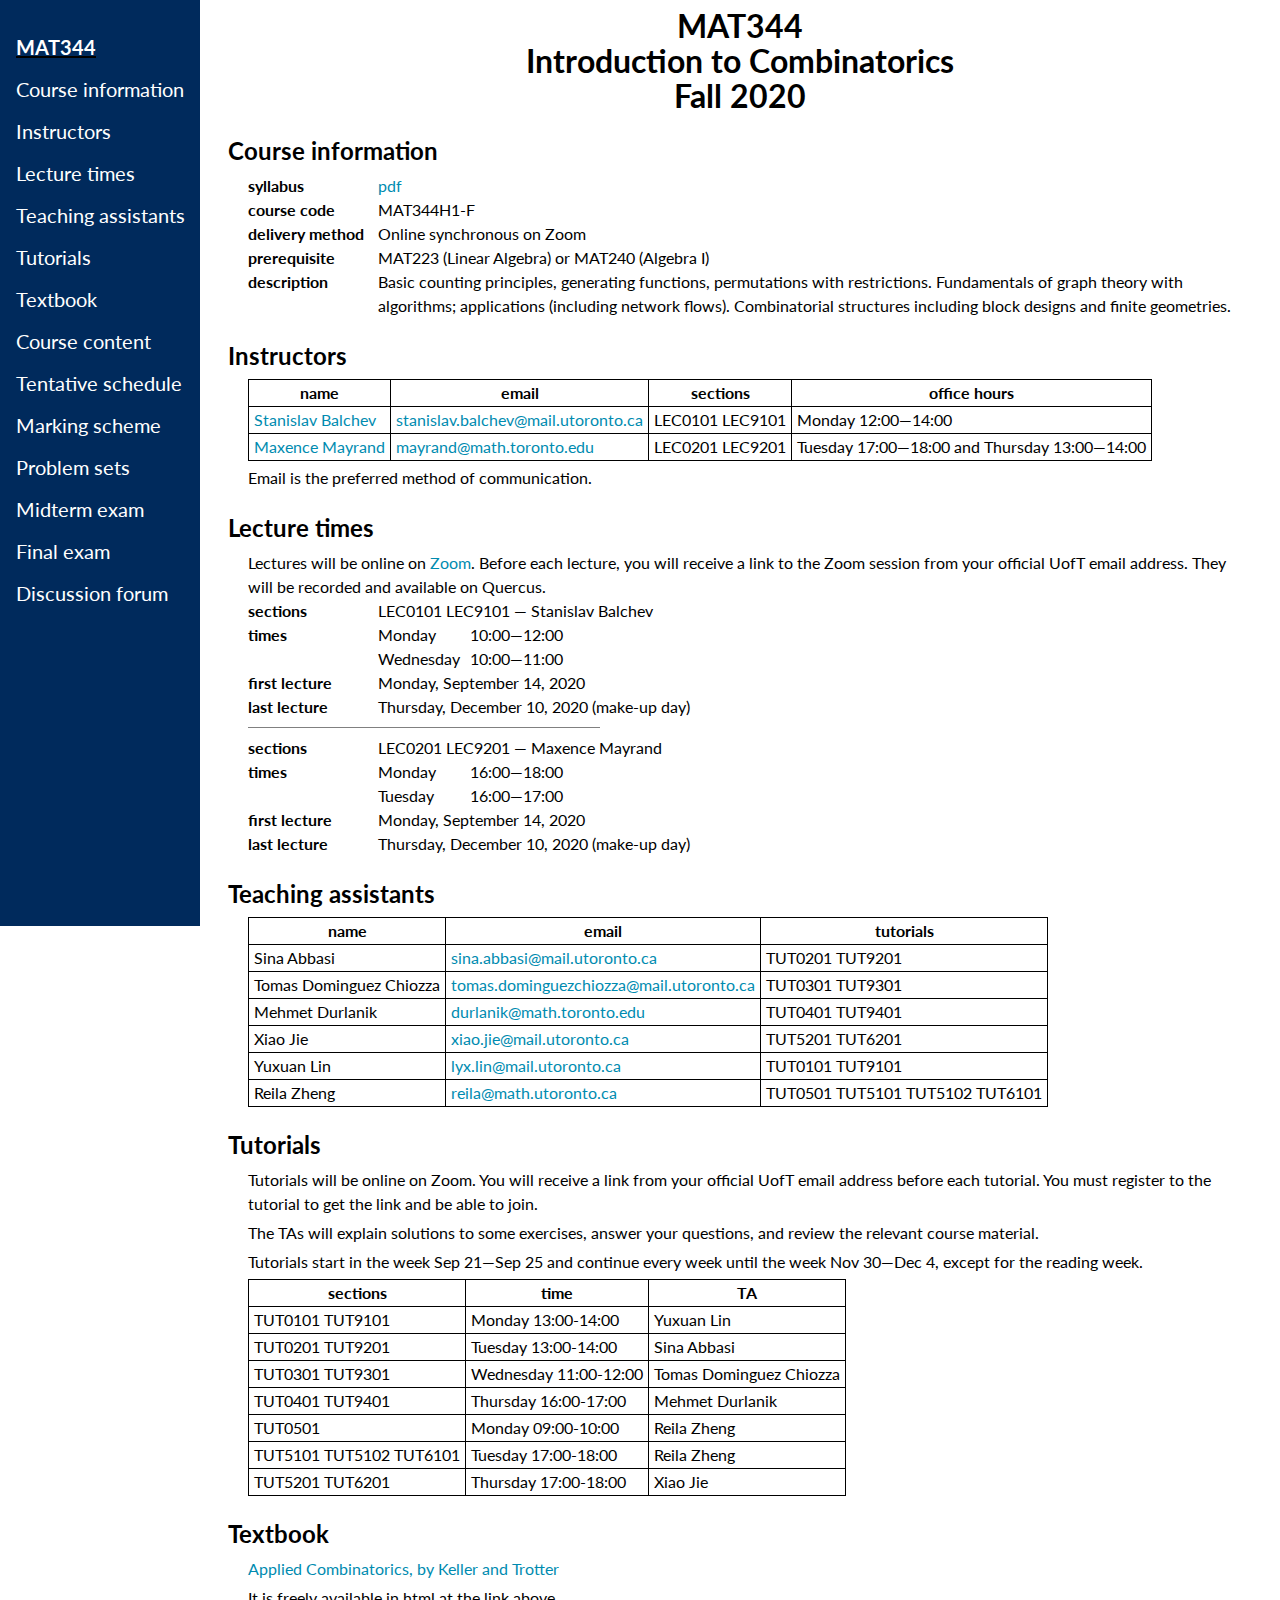
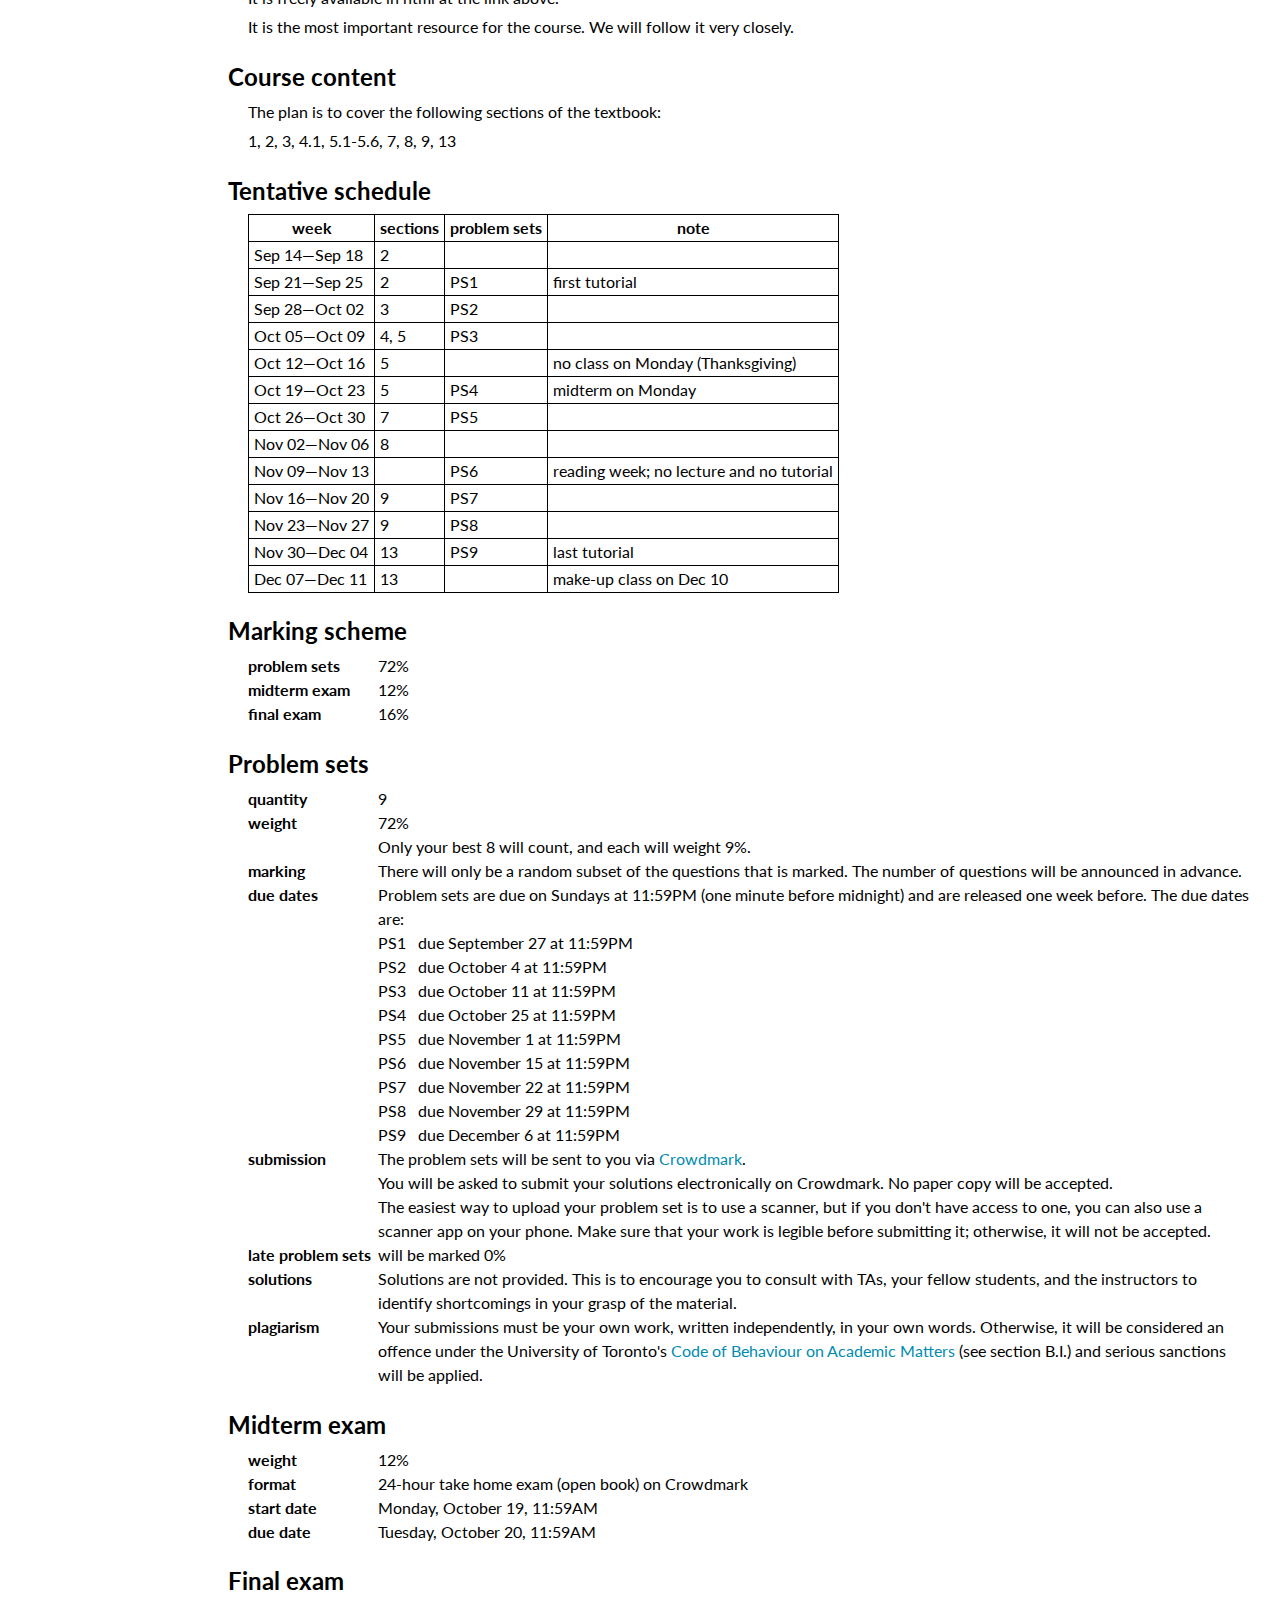
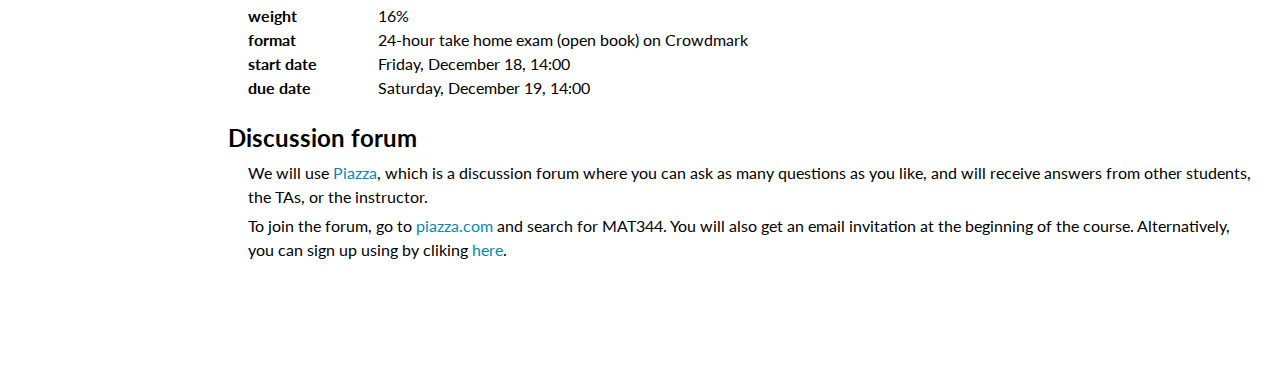
<file: teaching/toronto/mat344/index.html>
<!doctype html>
<html>
  <head>
    <meta charset="utf-8">
    <title>MAT344 Fall 2020</title>
    <link rel="stylesheet" href="course-page.css">
    <meta name="viewport" content="width=device-width">
    <meta name="description" content="MAT344 - Introduction to
    Combinatorics - Fall 2020 - University of Toronto">
  </head>

  <body id="top">
    <div class="sidenav">
      <h1><a href="./">MAT344</a></h1>
      <a href="#course-information">Course information</a>
      <a href="#instructors">Instructors</a>
      <a href="#lecture-times">Lecture times</a>
      <a href="#teaching-assistants">Teaching assistants</a>
      <a href="#tutorials">Tutorials</a>
      <a href="#textbook">Textbook</a>
      <a href="#course-content">Course content</a>
      <a href="#tentative-schedule">Tentative schedule</a>
      <a href="#marking-scheme">Marking scheme</a>
      <a href="#problem-sets">Problem sets</a>
      <a href="#midterm-exam">Midterm exam</a>
      <a href="#final-exam">Final exam</a>
      <a href="#discussion-forum">Discussion forum</a>
    </div>

    <div class="main">

      <h1>
        MAT344<br>
        Introduction to Combinatorics<br>
        Fall 2020
      </h1>








<!---------------------------------------------------------------->
      <h2 id="course-information">Course information</h2>

      <div class="item">
        <div>syllabus</div>
        <p><a href="mat344-syllabus.pdf">pdf</a></p>
      </div>

      <div class="item">
        <div>course code</div>
        <p>MAT344H1-F</p>
      </div>

      <div class="item">
        <div>delivery method</div>
        <p>Online synchronous on Zoom</p>
      </div>

      <div class="item">
        <div>prerequisite</div>
        <p>MAT223 (Linear Algebra) or MAT240 (Algebra I)</p>
      </div>

      <div class="item">
        <div>
          description
        </div>
        <p>
          Basic counting principles, generating functions, permutations with
          restrictions. Fundamentals of graph theory with algorithms;
          applications (including network flows). Combinatorial structures
          including block designs and finite geometries.
        </p>
      </div>






<!---------------------------------------------------------------->
      <h2 id="instructors">Instructors</h2>

      <p>
      <table>
        <tr>
          <th>name</th>
          <th>email</th>
          <th>sections</th>
          <th>office hours</th>
        </tr>
        <tr>
          <td><a href="https://www.math.toronto.edu/cms/people/students/graduate/balchev/">Stanislav Balchev</a></td>
          <td><a href="mailto:stanislav.balchev@mail.utoronto.ca">stanislav.balchev@mail.utoronto.ca</a></td>
          <td>LEC0101 LEC9101</td>
          <td>Monday 12:00&mdash;14:00</td>
        </tr>
        <tr>
          <td><a href="https://www.math.toronto.edu/mayrand/">Maxence Mayrand</a></td>
          <td><a href="mailto:mayrand@math.toronto.edu">mayrand@math.toronto.edu</a></td>
          <td>LEC0201 LEC9201</td>
          <td>Tuesday 17:00&mdash;18:00 and Thursday 13:00&mdash;14:00</td>
        </tr>
      </table>
      </p>

      <p>
        Email is the preferred method of communication.
      </p>






<!---------------------------------------------------------------->
      <h2 id="lecture-times">Lecture times</h2>

      <p>
      Lectures will be online on <a href="https://zoom.us/">Zoom</a>. Before
      each lecture, you will receive a link to the Zoom session from your
      official UofT email address. They will be recorded and available on
      Quercus.
      </p>



      <div class="item">
        <div>sections</div>
        <p>LEC0101 LEC9101 &mdash; Stanislav Balchev</p>
      </div>

      <div class="item">
        <div>times</div>
        <p>
        <span style="display: inline-block; width: 92px;">Monday</span>10:00&mdash;12:00<br>
        <span style="display: inline-block; width: 92px;">Wednesday</span>10:00&mdash;11:00
        </p>
      </div>

      <div class="item">
        <div>first lecture</div>
        <p>Monday, September 14, 2020</p>
      </div>

      <div class="item">
        <div>last lecture</div>
        <p>Thursday, December 10, 2020 (make-up day)</p>
      </div>

      <div style="padding: 0 0 0 20px;"><hr align="left" width="350pt" noshade size="1pt"></div>

      <div class="item">
        <div>sections</div>
        <p>LEC0201 LEC9201 &mdash; Maxence Mayrand</p>
      </div>

      <div class="item">
        <div>times</div>
        <p>
        <span style="display: inline-block; width: 92px;">Monday</span>16:00&mdash;18:00<br>
        <span style="display: inline-block; width: 92px;">Tuesday</span>16:00&mdash;17:00
        </p>
      </div>

      <div class="item">
        <div>first lecture</div>
        <p>Monday, September 14, 2020</p>
      </div>

      <div class="item">
        <div>last lecture</div>
        <p>Thursday, December 10, 2020 (make-up day)</p>
      </div>




<!---------------------------------------------------------------->
      <h2 id="teaching-assistants">Teaching assistants</h2>

      <p>
      <table>
        <tr>
          <th>name</th>
          <th>email</th>
          <th>tutorials</th>
        </tr>
        <tr>
          <td>Sina Abbasi</td>
          <td><a href="mailto:sina.abbasi@mail.utoronto.ca">sina.abbasi@mail.utoronto.ca</a></td>
          <td>TUT0201 TUT9201</td>
        </tr>
        <tr>
          <td>Tomas Dominguez Chiozza</td>
          <td><a href="mailto:tomas.dominguezchiozza@mail.utoronto.ca">tomas.dominguezchiozza@mail.utoronto.ca</a></td>
          <td>TUT0301 TUT9301</td>
        </tr>
        <tr>
          <td>Mehmet Durlanik</td>
          <td><a href="mailto:durlanik@math.toronto.edu">durlanik@math.toronto.edu</a></td>
          <td>TUT0401 TUT9401</td>
        </tr>
        <tr>
          <td>Xiao Jie</td>
          <td><a href="mailto:xiao.jie@mail.utoronto.ca">xiao.jie@mail.utoronto.ca</a></td>
          <td>TUT5201 TUT6201</td>
        </tr>
        <tr>
          <td>Yuxuan Lin</td>
          <td><a href="mailto:lyx.lin@mail.utoronto.ca">lyx.lin@mail.utoronto.ca</a></td>
          <td>TUT0101 TUT9101</td>
        </tr>
        <tr>
          <td>Reila Zheng</td>
          <td><a href="mailto:reila@math.utoronto.ca">reila@math.utoronto.ca</a></td>
          <td>TUT0501 TUT5101 TUT5102 TUT6101</td>
        </tr>
      </table>
      </p>











<!---------------------------------------------------------------->
      <h2 id="tutorials">Tutorials</h2>

      <p>
      Tutorials will be online on Zoom. You will receive a link from your
      official UofT email address before each tutorial. You must register to
      the tutorial to get the link and be able to join.
      </p>
      <p>
      The TAs will explain solutions to some exercises, answer your questions,
      and review the relevant course material.
      </p>
      <p>
      Tutorials start in the week Sep 21&mdash;Sep 25 and continue every week until
      the week Nov 30&mdash;Dec 4, except for the reading week.
      </p>

      <p>
      <table>
        <tr>
          <th>sections</th>
          <th>time</th>
          <th>TA</th>
        </tr>
        <tr>
          <td>TUT0101 TUT9101</td>
          <td>Monday 13:00-14:00</td>
          <td>Yuxuan Lin</td>
        </tr>
        <tr>
          <td>TUT0201 TUT9201</td>
          <td>Tuesday 13:00-14:00</td>
          <td>Sina Abbasi</td>
        </tr>
        <tr>
          <td>TUT0301 TUT9301</td>
          <td>Wednesday 11:00-12:00</td>
          <td>Tomas Dominguez Chiozza</td>
        </tr>
        <tr>
          <td>TUT0401 TUT9401</td>
          <td>Thursday 16:00-17:00</td>
          <td>Mehmet Durlanik</td>
        </tr>
        <tr>
          <td>TUT0501</td>
          <td>Monday 09:00-10:00</td>
          <td>Reila Zheng</td>
        </tr>
        <tr>
          <td>TUT5101 TUT5102 TUT6101</td>
          <td>Tuesday 17:00-18:00</td>
          <td>Reila Zheng</td>
        </tr>
        <tr>
          <td>TUT5201 TUT6201</td>
          <td>Thursday 17:00-18:00</td>
          <td>Xiao Jie</td>
        </tr>
      </table>
      </p>


<!---------------------------------------------------------------->
      <h2 id="textbook">Textbook</h2>
      <p><a href="http://www.rellek.net/book/">Applied Combinatorics, by Keller and Trotter</a></p>

      <p>It is freely available in html at the link above.</p>
      
      <p>It is the most important resource for the course. We will follow it very closely.</p>








<!---------------------------------------------------------------->
      <h2 id="course-content">Course content</h2>
      <p>The plan is to cover the following sections of the textbook:</p>

      <p> 1, 2, 3, 4.1, 5.1-5.6, 7, 8, 9, 13</p>






<!---------------------------------------------------------------->
      <h2 id="tentative-schedule">Tentative schedule</h2>

      <p>
      <table>
        <tr>
          <th>week</th>
          <th>sections</th>
          <th>problem sets</th>
          <th>note</th>
        </tr>
        <tr>
          <td>Sep 14&mdash;Sep 18</td>
          <td>2</td>
          <td></td>
          <td></td>
        </tr>
        <tr>
          <td>Sep 21&mdash;Sep 25</td>
          <td>2</td>
          <td>PS1</td>
          <td>first tutorial</td>
        </tr>
        <tr>
          <td>Sep 28&mdash;Oct 02</td>
          <td>3</td>
          <td>PS2</td>
          <td></td>
        </tr>
        <tr>
          <td>Oct 05&mdash;Oct 09</td>
          <td>4, 5</td>
          <td>PS3</td>
          <td></td>
        </tr>
        <tr>
          <td>Oct 12&mdash;Oct 16</td>
          <td>5</td>
          <td></td>
          <td>no class on Monday (Thanksgiving)</td>
        </tr>
        <tr>
          <td>Oct 19&mdash;Oct 23</td>
          <td>5</td>
          <td>PS4</td>
          <td>midterm on Monday</td>
        </tr>
        <tr>
          <td>Oct 26&mdash;Oct 30</td>
          <td>7</td>
          <td>PS5</td>
          <td></td>
        </tr>
        <tr>
          <td>Nov 02&mdash;Nov 06</td>
          <td>8</td>
          <td></td>
          <td></td>
        </tr>
        <tr>
          <td>Nov 09&mdash;Nov 13</td>
          <td></td>
          <td>PS6</td>
          <td>reading week; no lecture and no tutorial</td>
        </tr>
        <tr>
          <td>Nov 16&mdash;Nov 20</td>
          <td>9</td>
          <td>PS7</td>
          <td></td>
        </tr>
        <tr>
          <td>Nov 23&mdash;Nov 27</td>
          <td>9</td>
          <td>PS8</td>
          <td></td>
        </tr>
        <tr>
          <td>Nov 30&mdash;Dec 04</td>
          <td>13</td>
          <td>PS9</td>
          <td>last tutorial</td>
        </tr>
        <tr>
          <td>Dec 07&mdash;Dec 11</td>
          <td>13</td>
          <td></td>
          <td>make-up class on Dec 10</td>
        </tr>
      </table>
      </p>





<!---------------------------------------------------------------->
      <h2 id="marking-scheme">Marking scheme</h2>

      <div class="item">
        <div>problem sets</div>
        <p>72%</p>
      </div>

      <div class="item">
        <div>midterm exam</div>
        <p>12%</p>
      </div>
      
      <div class="item">
        <div>final exam</div>
        <p>16%</p>
      </div>














<!---------------------------------------------------------------->
      <h2 id="problem-sets">Problem sets</h2>

      <div class="item">
        <div>quantity</div>
        <p>9</p>
      </div>

      <div class="item">
        <div>weight</div>
        <p>72%</br>
        Only your best 8 will count, and each will weight 9%.
        </p>
      </div>

      <div class="item">
        <div>marking</div>
        <p>
        There will only be a random subset of the questions that is marked.
        The number of questions will be announced in advance.
        </p>
      </div>

      <div class="item">
        <div>due dates</div>
        <p>Problem sets are due on Sundays at 11:59PM (one minute before
        midnight) and are released one week before. The due dates are:<br>

        <span style="display: inline-block; width: 40px;">PS1</span>due September 27 at 11:59PM<br>
        <span style="display: inline-block; width: 40px;">PS2</span>due October 4 at 11:59PM<br>
        <span style="display: inline-block; width: 40px;">PS3</span>due October 11 at 11:59PM<br>
        <span style="display: inline-block; width: 40px;">PS4</span>due October 25 at 11:59PM<br>
        <span style="display: inline-block; width: 40px;">PS5</span>due November 1 at 11:59PM<br>
        <span style="display: inline-block; width: 40px;">PS6</span>due November 15 at 11:59PM<br>
        <span style="display: inline-block; width: 40px;">PS7</span>due November 22 at 11:59PM<br>
        <span style="display: inline-block; width: 40px;">PS8</span>due November 29 at 11:59PM<br>
        <span style="display: inline-block; width: 40px;">PS9</span>due December 6 at 11:59PM
        </p>
      </div>




      <div class="item">
        <div>submission</div>
        <p>
        The problem sets will be sent to you via <a
        href="https://crowdmark.com">Crowdmark</a>.<br>

        You will be asked to submit your solutions electronically on Crowdmark.
        No paper copy will be accepted.<br>
        
        The easiest way to upload your problem set is to use a scanner, but if
        you don't have access to one, you can also use a scanner app on your
        phone. Make sure that your work is legible before submitting it;
        otherwise, it will not be accepted.
        </p>
      </div>


      <div class="item">
        <div>late problem sets</div>
        <p>
          will be marked 0%
        </p>
      </div>

      <div class="item">
        <div>solutions</div>
        <p>Solutions are not provided. This is to encourage you to consult with
        TAs, your fellow students, and the instructors to identify shortcomings
        in your grasp of the material.</p>
      </div>

      <div class="item">
        <div>plagiarism</div>
        <p>
        Your submissions must be your own work, written independently, in your
        own words. Otherwise, it will be considered an offence under the
        University of Toronto's
        <a href="https://governingcouncil.utoronto.ca/secretariat/policies/code-behaviour-academic-matters-july-1-2019">Code
                of Behaviour on Academic Matters</a> (see section B.I.) and serious
        sanctions will be applied.
        </p>
      </div>






<!---------------------------------------------------------------->
      <h2 id="midterm-exam">Midterm exam</h2>

      <div class="item">
        <div>weight</div>
        <p>12%</p>
      </div>

      <div class="item">
        <div>format</div>
        <p>24-hour take home exam (open book) on Crowdmark</p>
      </div>

      <div class="item">
        <div>start date</div>
        <p>Monday, October 19, 11:59AM</p>
      </div>

      <div class="item">
        <div>due date</div>
        <p>Tuesday, October 20, 11:59AM</p>
      </div>









<!---------------------------------------------------------------->
      <h2 id="final-exam">Final exam</h2>

      <div class="item">
        <div>weight</div>
        <p>16%</p>
      </div>

      <div class="item">
        <div>format</div>
        <p>24-hour take home exam (open book) on Crowdmark</p>
      </div>

      <div class="item">
        <div>start date</div>
        <p>Friday, December 18, 14:00</p>
      </div>

      <div class="item">
        <div>due date</div>
        <p> Saturday, December 19, 14:00</p>
      </div>





<!---------------------------------------------------------------->
      <h2 id="discussion-forum">Discussion forum</h2>

      <p>
      We will use <a href="https://piazza.com/">Piazza</a>, which is a
      discussion forum where you can ask as many questions as you like, and
      will receive answers from other students, the TAs, or the instructor.
      </p>
        
      <p>
      To join the forum, go to <a href="https://piazza.com/">piazza.com</a> and
      search for MAT344. You will also get an email invitation at the beginning
      of the course. Alternatively, you can sign up using by cliking <a
      href="https://piazza.com/utoronto.ca/fall2020/mat344">here</a>.<br>




    </div>
  </body>
</html>
</file>
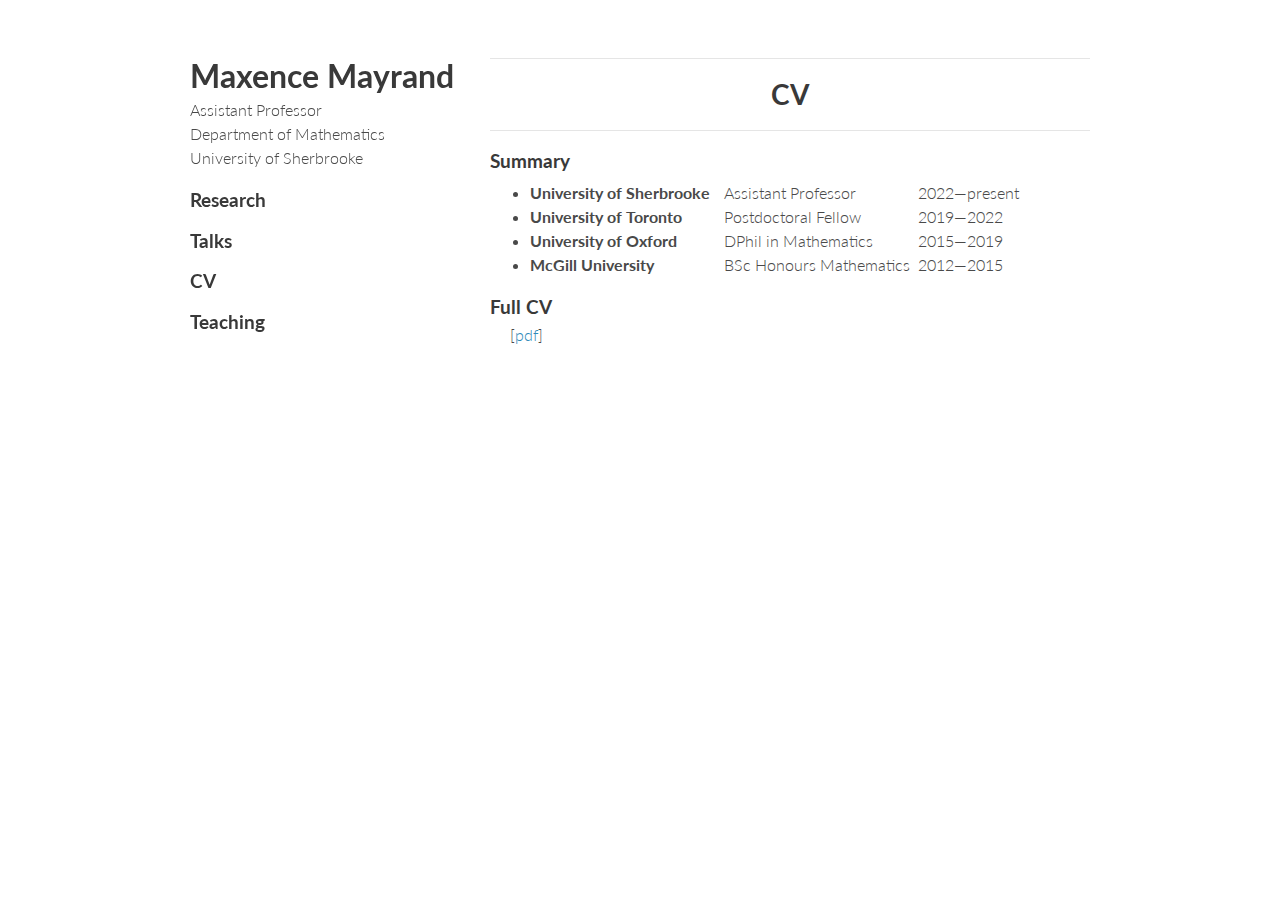
<file: cv.html>
<!doctype html>
<html>
  <head>
    <meta charset="utf-8">
    <title>Maxence Mayrand | CV</title>
    <link rel="stylesheet" href="stylesheets/styles.css?v=3">
    <meta name="viewport" content="width=device-width">
  </head>

  <body>
   <div class="wrapper">
      <header>
        <h1><a href="./">Maxence Mayrand</a></h1>
        <p>Assistant Professor<br>
          Department of Mathematics<br>
          University of Sherbrooke</p>
        <h3><a href="./research.html">Research</a></h3>
        <h3><a href="./talks.html">Talks</a></h3>
        <h3><a href="./cv.html">CV</a></h3>
        <h3><a href="./teaching.html">Teaching</a></h3>
      </header>
      <section>

        <hr/>
        <h1>CV</h1>
        <hr/>

        <h3 style="margin-bottom: 10px;">Summary</h3>
        <ul>
          <li>
            <div class="u">University of Sherbrooke</div>
            <div class="j">Assistant Professor</div>
            <div class="y">2022&mdash;present</div>
          </li>
          <li>
            <div class="u">University of Toronto</div>
            <div class="j">Postdoctoral Fellow</div>
            <div class="y">2019&mdash;2022</div>
          </li>
          <li>
            <div class="u">University of Oxford</div>
            <div class="j">DPhil in Mathematics</div>
            <div class="y">2015&mdash;2019</div>
          </li>
          <li>
            <div class="u">McGill University</div>
            <div class="j">BSc Honours Mathematics</div>
            <div class="y">2012&mdash;2015</div>
          </li>
        </ul>



        <h3>Full CV</h3>
        <p style="margin-left: 20px;">[<a href="./documents/cv.pdf">pdf</a>]</p>

      </section>
    </div>
  </body>
</html>
</file>
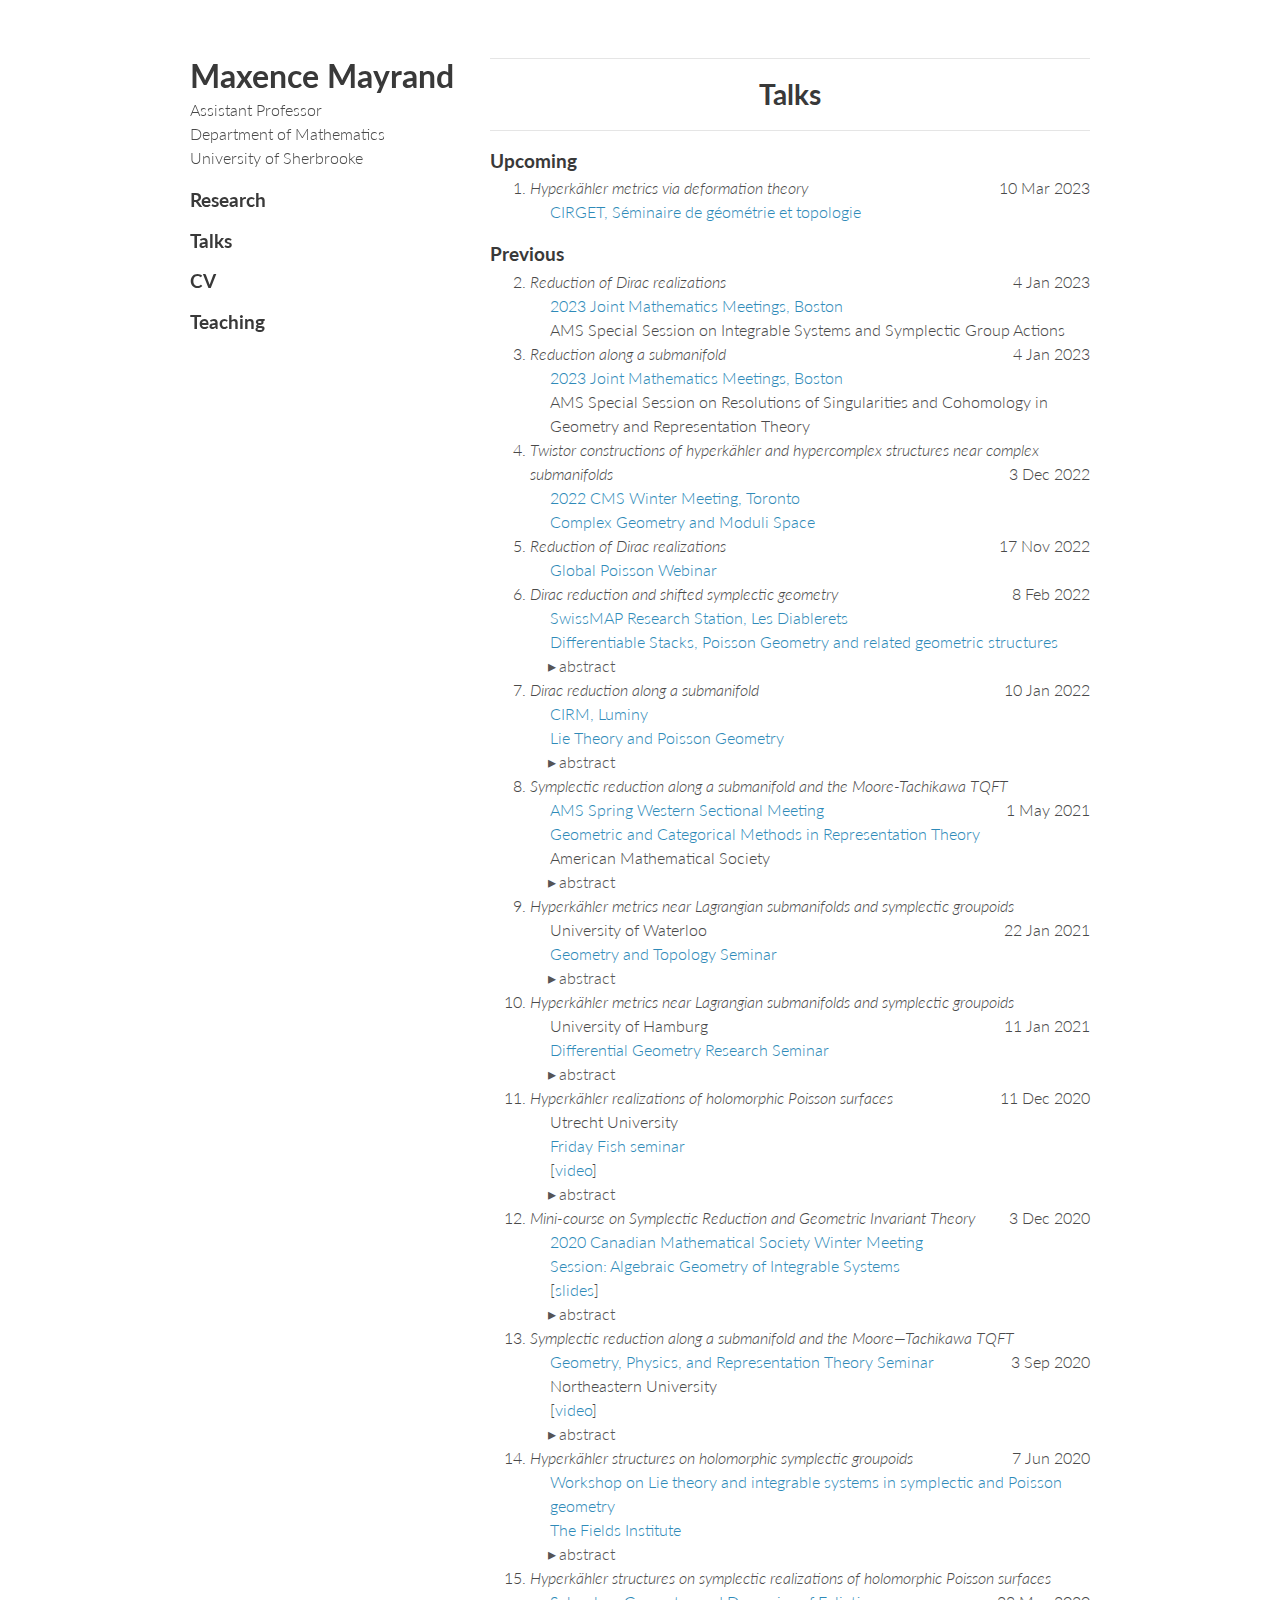
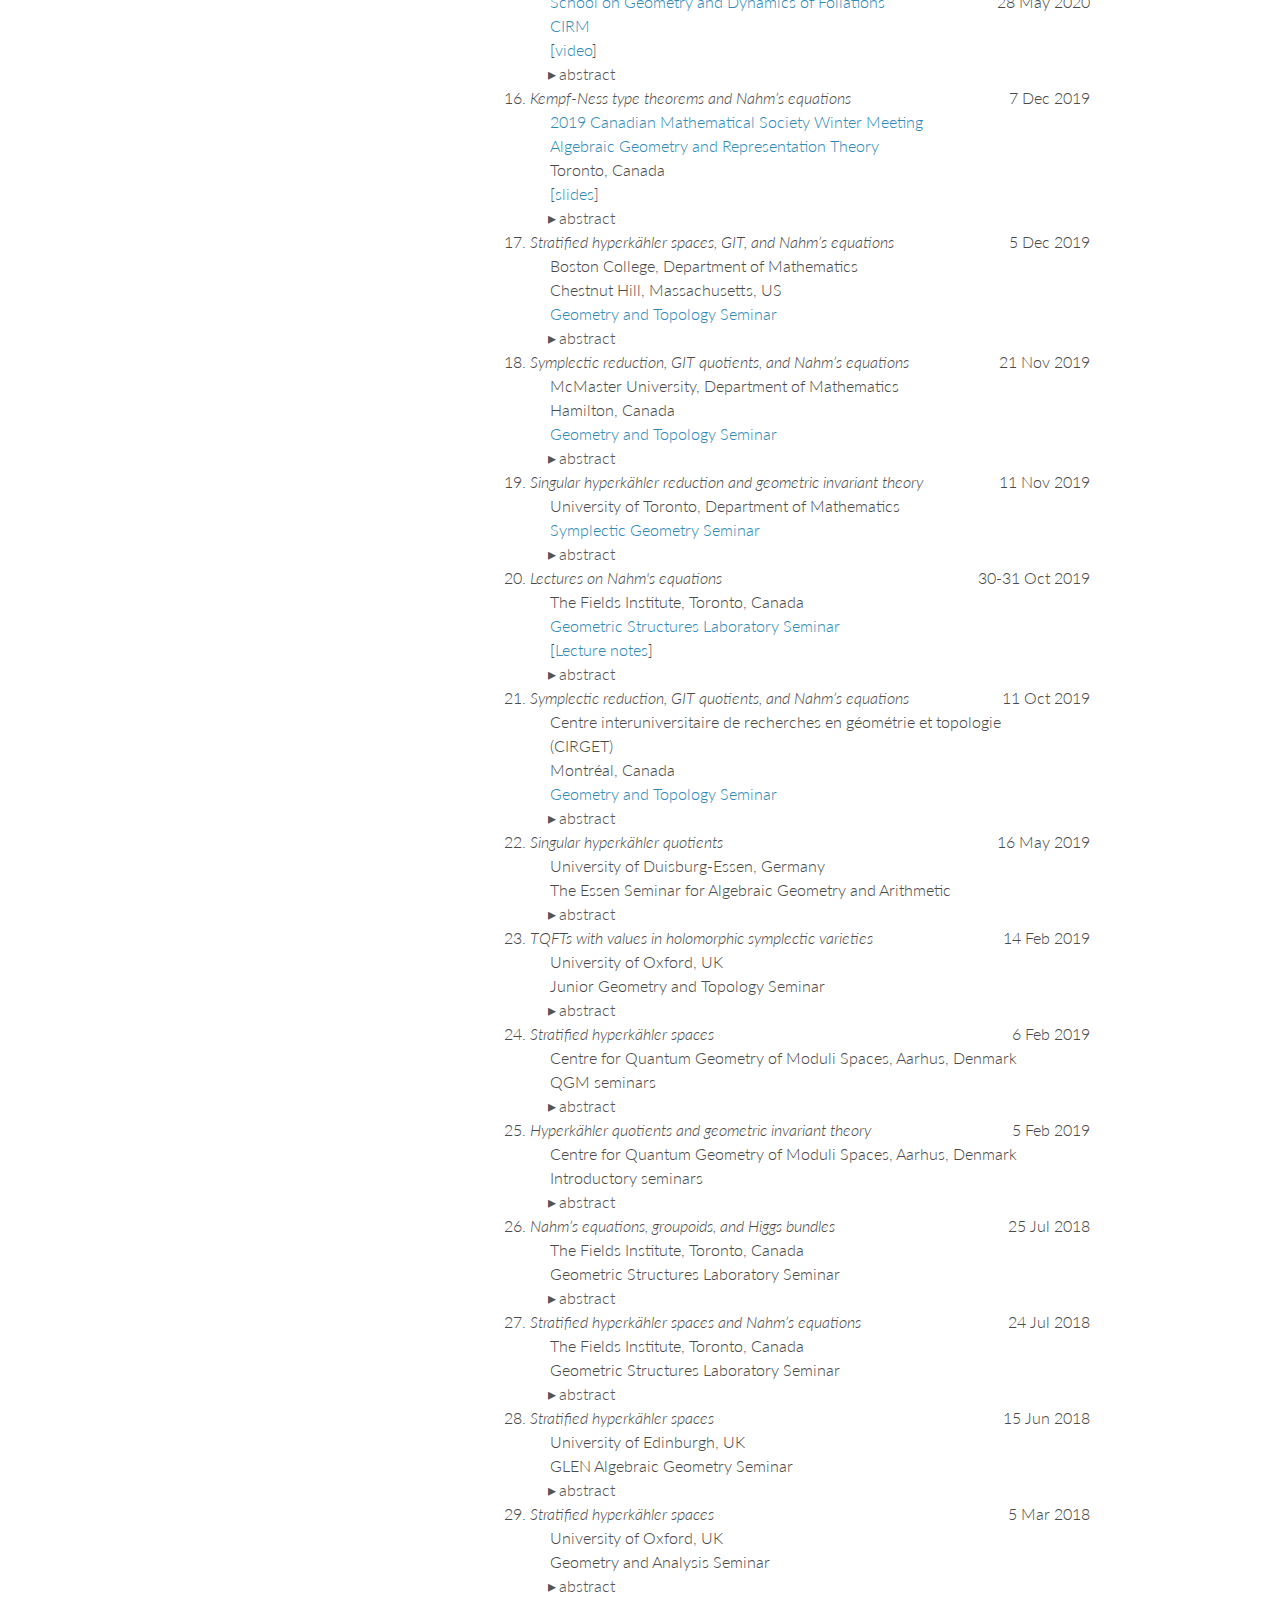
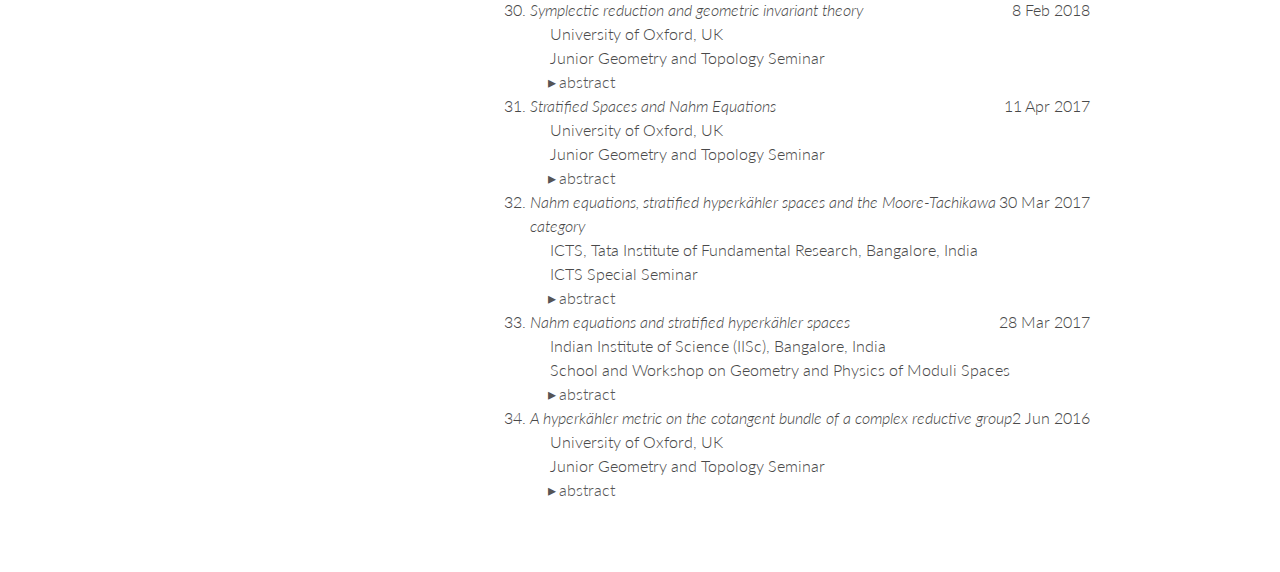
<file: talks.html>
<!doctype html>
<html>
  <head>
    <meta charset="utf-8">
    <title>Maxence Mayrand | Talks</title>
    <link rel="stylesheet" href="stylesheets/styles.css?v=3">
    <meta name="viewport" content="width=device-width">
  </head>

  <body>
    <div class="wrapper">
      <header>
        <h1><a href="./">Maxence Mayrand</a></h1>
        <p>Assistant Professor<br>
          Department of Mathematics<br>
          University of Sherbrooke</p>
        <h3><a href="./research.html">Research</a></h3>
        <h3><a href="./talks.html">Talks</a></h3>
        <h3><a href="./cv.html">CV</a></h3>
        <h3><a href="./teaching.html">Teaching</a></h3>
      </header>
      <section>

        <hr/>
        <h1>Talks</h1>
        <hr/>

        <h3>Upcoming</h3>

	<ol>
          <li>
            <em>
             Hyperkähler metrics via deformation theory
            </em>
            <div class="date">
              10 Mar 2023
            </div>
            <div style="margin-left:20px">
		    <a href="https://cirget.uqam.ca/fr/seminaires.html">CIRGET, Séminaire de géométrie et topologie</a>
            </div>
          </li>
       </ol>

        <h3>Previous</h3>
        <ol start="2">
          <li>
            <em>
              Reduction of Dirac realizations
            </em>
            <div class="date">
              4 Jan 2023
            </div>
            <div style="margin-left:20px">
		    <a href="https://www.jointmathematicsmeetings.org//jmm">2023 Joint Mathematics Meetings, Boston</a><br>
		    AMS Special Session on Integrable Systems and Symplectic Group Actions
            </div>
          </li>

          <li>
            <em>
              Reduction along a submanifold
            </em>
            <div class="date">
              4 Jan 2023
            </div>
            <div style="margin-left:20px">
		    <a href="https://www.jointmathematicsmeetings.org//jmm">2023 Joint Mathematics Meetings, Boston</a><br>
		    AMS Special Session on Resolutions of Singularities and Cohomology in Geometry and Representation Theory
            </div>
          </li>



          <li>
            <em>
              Twistor constructions of hyperkähler and hypercomplex structures near complex submanifolds
            </em>
            <div class="date">
              3 Dec 2022
            </div>
            <div style="margin-left:20px">
		    <a href="https://winter22.cms.math.ca/">2022 CMS Winter Meeting, Toronto</a><br>
              <a href="https://www2.cms.math.ca/Events/winter22/sessions_scientific#cgm" target="_blank">
                      Complex Geometry and Moduli Space
              </a>
            </div>
	    <!---
            <div class="joint-with"><a data-toggle="cms-winter-2022" href="#">abstract</a></div>
            <div class="abstract" data-toggle-id="cms-winter-2022">
              <p>
                TBA
              </p>
	    </div>--->
          </li>

          <li>
            <em>
              Reduction of Dirac realizations
            </em>
            <div class="date">
              17 Nov 2022
            </div>
            <div style="margin-left:20px">
              <a href="https://sites.google.com/view/globalpoisson/home" target="_blank">
                      Global Poisson Webinar
              </a>
            </div>
	    <!---
            <div class="joint-with"><a data-toggle="global-poisson-2022" href="#">abstract</a></div>
            <div class="abstract" data-toggle-id="global-poisson-2022">
              <p>
                TBA
              </p>
	    </div>--->
          </li>
          <li>
            <em>
              Dirac reduction and shifted symplectic geometry
            </em>
            <div class="date">
              8 Feb 2022
            </div>
            <div style="margin-left:20px">
              <a href="https://indico.cern.ch/event/1057931/" target="_blank">
                      SwissMAP Research Station, Les Diablerets<br>
                      Differentiable Stacks, Poisson Geometry and related geometric structures
              </a>
            </div>
            <div class="joint-with"><a data-toggle="swissmap-2022" href="#">abstract</a></div>
            <div class="abstract" data-toggle-id="swissmap-2022">
              <p>
                We introduce a notion of reduction of Dirac realizations induced by a submanifold of the base and give an interpretation in shifted symplectic geometry. It yields, in particular, to a notion of symplectic (resp. quasi-Hamiltonian) reduction where the level can be a submanifold of the dual of the Lie algebra (resp. the group) rather than a point, and explains some disparate constructions in symplectic geometry. This is joint work with Ana Balibanu and Peter Crooks.
              </p>
            </div>
          </li>

           <li>
            <em>
              Dirac reduction along a submanifold
            </em>
            <div class="date">
              10 Jan 2022
            </div>
            <div style="margin-left:20px">
              <a href="https://conferences.cirm-math.fr/2629.html" target="_blank">
                 CIRM, Luminy<br>
                 Lie Theory and Poisson Geometry
              </a>
            </div>
            <div class="joint-with"><a data-toggle="cirm-2022" href="#">abstract</a></div>
            <div class="abstract" data-toggle-id="cirm-2022">
              <p>
                The standard notion of symplectic reduction takes as input a moment map for a Lie group action together with
an element of the dual of the Lie algebra called the 'level' of the reduction. In joint work with Peter Crooks
(arXiv:2107.03198), we introduced a generalization where the level can be a submanifold of the dual of the Lie algebra
rather than a point. One of the key features of this construction is a general and systematic way of constructing
symplectic manifolds as quotients by groupoid actions. It produces, in particular, interesting Lie theoretic examples,
some of which are known (e.g. Ginzburg-Kazhdan's construction of the Moore-Tachikawa varieties as quotients by
subgroup schemes of universal centralizers) and some which appear to be new. In this talk, I will explain work in
progress with Ana Balibanu on a generalization of this construction in Dirac geometry. In particular, we obtain a
notion of quasi-Hamiltonian reduction where the level can be a submanifold of the group. I will also explain how these
constructions fit in the theory of shifted symplectic structures.
              </p>
            </div>
          </li>

          <li>
            <em>
              Symplectic reduction along a submanifold and the Moore-Tachikawa TQFT
            </em>
            <div class="date">
              1 May 2021
            </div>
            <div style="margin-left:20px">
              <a href="https://www.ams.org/meetings/sectional/2282_progfull.html" target="_blank">
                AMS Spring Western Sectional Meeting</br>Geometric and Categorical Methods in Representation Theory
              </a>
            </div>
            <div style="margin-left:20px">
              American Mathematical Society
            </div>
            <div class="joint-with"><a data-toggle="ams-2021" href="#">abstract</a></div>
            <div class="abstract" data-toggle-id="ams-2021">
              <p>
                In 2011, Moore and Tachikawa conjectured the existence of
                certain complex Hamiltonian varieties which generate
                two-dimensional TQFTs where the target category has Lie groups
                as objects and holomorphic symplectic varieties as arrows. It
                was solved by Ginzburg and Kazhdan using a technique that can
                be thought of as a “symplectic reduction by a group scheme.” We
                generalize their construction by introducing a notion of
                “symplectic reduction by a groupoid along a submanifold.” It
                recovers many constructions in symplectic geometry as special
                cases, such as standard symplectic reduction, preimages of
                Slodowy slices, symplectic implosion, the Mikami-Weinstein
                reduction, and the Ginzburg-Kazhdan examples. This is joint
                work with Peter Crooks.
              </p>
            </div>
          </li>



          <li>
            <em>
              Hyperkähler metrics near Lagrangian submanifolds and symplectic groupoids
            </em>
            <div class="date">
              22 Jan 2021
            </div>
            <div style="margin-left:20px">
              University of Waterloo
            </div>
            <div style="margin-left:20px">
              <a href="https://www.math.uwaterloo.ca/~dmckinno/gtseminar.html" target="_blank">
                Geometry and Topology Seminar
              </a>
            </div>
            <div class="joint-with"><a data-toggle="waterloo" href="#">abstract</a></div>
            <div class="abstract" data-toggle-id="waterloo">
              <p>
                Feix and Kaledin independently showed that the cotangent bundle
                of any Kähler manifold has a hyperkähler metric on a
                neighbourhood of its zero section. I will explain a
                generalization of this result, which reduces the problem of
                constructing a hyperkähler metric near a complex Lagrangian
                submanifold in a holomorphic symplectic manifold to the
                existence of certain deformations of holomorphic symplectic
                structures. I will then use it to show that any holomorphic
                symplectic groupoid over a compact holomorphic Poisson surface
                of Kähler-type has a hyperkähler metric near its identity
                section. The metric is obtained by constructing a twistor space
                by lifting special deformations of holomorphic Poisson
                structures adapted from Hitchin's unobstructedness theorem.
                This talk is based on arXiv:2011.09282.
              </p>
            </div>
          </li>

          <li>
            <em>
              Hyperkähler metrics near Lagrangian submanifolds and symplectic groupoids
            </em>
            <div class="date">
              11 Jan 2021
            </div>
            <div style="margin-left:20px">
              University of Hamburg
            </div>
            <div style="margin-left:20px">
              <a href="https://www.math.uni-hamburg.de/spag/ad/lehre/fs_wise2020.html" target="_blank">
                Differential Geometry Research Seminar
              </a>
            </div>
            <div class="joint-with"><a data-toggle="hamburg" href="#">abstract</a></div>
            <div class="abstract" data-toggle-id="hamburg">
              <p>
                Feix and Kaledin independently showed that the cotangent bundle
                of any Kähler manifold has a hyperkähler metric on a
                neighbourhood of its zero section. In this talk, I will explain
                a generalization of this result, which reduces the problem of
                constructing a hyperkähler metric on a neighbourhood of a
                complex Lagrangian submanifold in a holomorphic symplectic
                manifold to the existence of certain deformations of
                holomorphic symplectic structures. The proof uses twistor
                theory. I will then use this result to show that any
                holomorphic symplectic groupoid over a compact holomorphic
                Poisson surface of Kähler type has a hyperkähler metric near
                its identity section. The twistor space is constructed by
                lifting special deformations of holomorphic Poisson structures
                adapted from Hitchin's unobstructedness theorem. This talk is
                based on arXiv:2011.09282.
              </p>
            </div>
          </li>


          <li>
            <em>
              Hyperkähler realizations of holomorphic Poisson surfaces
            </em>
            <div class="date">
              11 Dec 2020
            </div>
            <div style="margin-left:20px">
              Utrecht University
            </div>
            <div style="margin-left:20px">
              <a href="http://utrechtgeometrycentre.nl/friday-fish-seminar-online-edition/" target="_blank">
                Friday Fish seminar
              </a>
            </div>
            <div style="margin-left:20px">
              [<a href="https://www.youtube.com/watch?v=RK-nD02q73Q" target="_blank">video</a>]
            </div>
            <div class="joint-with"><a data-toggle="friday-fish" href="#">abstract</a></div>
            <div class="abstract" data-toggle-id="friday-fish">
              <p>
                I will discuss the existence of hyperkähler structures on
                symplectic realizations of holomorphic Poisson manifolds, and
                show that they always exist when the Poisson manifold has
                complex dimension two. We obtain this structure by constructing
                a twistor space by lifting special deformations of the Poisson
                surface adapted from Hitchin's unobstructedness theorem. In the
                case of the zero Poisson structure, we recover the Feix-Kaledin
                hyperkähler structure on the cotangent bundle of a Kähler
                manifold. This talk is based on <a
                href="https://arxiv.org/abs/2011.09282">arXiv:2011.09282.</a>
              </p>
            </div>
          </li>


          <li>
            <em>
              Mini-course on Symplectic Reduction and Geometric Invariant Theory
            </em>
            <div class="date">
              3 Dec 2020
            </div>
            <div style="margin-left:20px">
              <a href="https://winter20.cms.math.ca/">
                2020 Canadian Mathematical Society Winter Meeting
              </a>
            </div>
            <div style="margin-left:20px">
                    <a href="https://www2.cms.math.ca/Events/winter20/sessions_scientific#mss">
                            Session: Algebraic Geometry of Integrable Systems
                    </a>
            </div>
            <div style="margin-left:20px">
              [<a href="./documents/cms-mini-course.pdf">slides</a>]
            </div>
            <div class="joint-with"><a data-toggle="cms-2020" href="#">abstract</a></div>
            <div class="abstract" data-toggle-id="cms-2020">
              <p>
                There is a rich history of interactions between symplectic and
                complex geometry. One important aspect of it, Kempf-Ness type
                theorems, link beautifully the two natural notions “quotient
                spaces” in these geometries. On the one hand, symplectic
                reduction, which has roots in classical mechanics, can be
                performed when a real Lie group acts on a smooth symplectic
                manifold, and a choice of moment map has been made. On the
                other hand, Geometric Invariant Theory, which is the main tool
                for moduli problems in algebraic geometry, produces quotients
                of complex algebraic varieties by complex Lie groups upon
                choosing a line bundle with a lift of the action. The natural
                ground where both structures coexist is Kähler geometry, and in
                that case, there is a correspondence between these two choices
                so that the quotients coincide. This mini-course aims to
                present this result in the general context of non-compact and
                singular spaces, as well as in hyperkähler geometry, and to
                illustrate it by many examples, both finite and
                infinite-dimensional.
              </p>
            </div>
          </li>

          <li>
            <em>
              Symplectic reduction along a submanifold and the Moore&mdash;Tachikawa TQFT
            </em>
            <div class="date">
              3 Sep 2020
            </div>
            <div style="margin-left:20px">
              <a href="http://mathserver.neu.edu/~robin/Seminars/GPRT/index.html">
                Geometry, Physics, and Representation Theory Seminar
              </a>
            </div>
            <div style="margin-left:20px">
                Northeastern University
            </div>
            <div style="margin-left:20px">
              [<a href="https://www.youtube.com/watch?v=kNMwrtgBuSY" target="_blank">video</a>]
            </div>
            <div class="joint-with"><a data-toggle="northeastern" href="#">abstract</a></div>
            <div class="abstract" data-toggle-id="northeastern">
              <p>
                In 2011, Moore and Tachikawa conjectured the existence of
                certain complex Hamiltonian varieties which generate
                two-dimensional TQFTs where the target category has complex
                reductive groups as objects and holomorphic symplectic
                varieties as arrows. It was solved by Ginzburg and Kazhdan
                using an ad hoc technique which can be thought of as a kind of
                “symplectic reduction by a group scheme”. We clarify their
                construction by introducing a general notion of “symplectic
                reduction by a groupoid along a submanifold”, which generalizes
                many constructions at once, such as standard symplectic
                reduction, preimages of Slodowy slices, the Mikami-Weinstein
                reduction, and the Ginzburg-Kazhdan examples. This is joint
                work with Peter Crooks.
              </p>
            </div>
          </li>

          <li>
            <em>
              Hyperkähler structures on holomorphic symplectic groupoids
            </em>
            <div class="date">
              7 Jun 2020
            </div>
            <div style="margin-left:20px">
              <a href="https://sites.google.com/view/lietheory2020">
                Workshop on Lie theory and integrable systems in symplectic and Poisson geometry
              </a>
            </div>
            <div style="margin-left:20px">
              <a href="http://www.fields.utoronto.ca/activities/19-20/lie-theory">The Fields Institute</a>
            </div>
            <div class="joint-with"><a data-toggle="crooks-online-conference" href="#">abstract</a></div>
            <div class="abstract" data-toggle-id="crooks-online-conference">
              <p>
                I will discuss the existence of hyperkähler structures near the
                identity section of a holomorphic symplectic groupoid, and show
                that they always exist in complex dimension four, i.e. when the
                base is a holomorphic Poisson surface. The hyperkähler
                structure is obtained by constructing the twistor space by
                pulling back specific deformations of the Poisson surface
                adapted from Hitchin's unobstructedness result. In the special
                case of the zero Poisson structure, we recover the Feix-Kaledin
                hyperkähler structure on the cotangent bundle of a Kähler
                manifold.
              </p>
            </div>
          </li> 

          <li>
            <em>
              Hyperkähler structures on symplectic realizations of holomorphic Poisson surfaces
            </em>
            <div class="date">
              28 May 2020
            </div>
            <div style="margin-left:20px">
              <a href="https://www.cirm-math.com/virtual-event-2251.html">
                School on Geometry and Dynamics of Foliations
              </a>
            </div>
            <div style="margin-left:20px">
              <a href="https://www.cirm-math.com/">CIRM</a>
            </div>
            <div style="margin-left:20px">
              [<a href="https://www.youtube.com/watch?v=nSFcYuJVfRE" target="_blank">video</a>]
            </div>
            <div class="joint-with"><a data-toggle="cirm-2020" href="#">abstract</a></div>
            <div class="abstract" data-toggle-id="cirm-2020">
              <p>
                I will discuss the existence of hyperkähler structures on local
                symplectic groupoids integrating holomorphic Poisson manifolds,
                and show that they always exist when the base is a Poisson
                surface. The hyperkähler structure is obtained by constructing
                the twistor space by lifting specific deformations of the
                Poisson surface adapted from Hitchin's unobstructedness result.
                In the special case of the zero Poisson structure, we recover
                the Feix-Kaledin hyperkähler structure on the cotangent bundle
                of a Kähler manifold.
              </p>
            </div>
          </li>

         <li>
            <em>
              Kempf-Ness type theorems and Nahm’s equations
            </em>
            <div class="date">
              7 Dec 2019
            </div>
            <div style="margin-left:20px">
              <a href="https://winter19.cms.math.ca/">2019 Canadian Mathematical Society Winter Meeting</a>
            </div>
            <div style="margin-left:20px">
              <a href="https://cms.math.ca/Events/winter19/sessions_scientific#agr">Algebraic Geometry and Representation Theory</a>
            </div>
            <div style="margin-left:20px">
              Toronto, Canada
            </div>
            <div style="margin-left:20px">
              [<a href="./documents/cms-slides.pdf">slides</a>]
            </div>
            <div class="joint-with"><a data-toggle="cms-2019" href="#">abstract</a></div>
            <div class="abstract" data-toggle-id="cms-2019">
              <p>From one point of view, Kempf-Ness type theorems give explicit complex-algebraic descriptions of some real symplectic quotients. This is particularly interesting and not obvious when the symplectic form is transcendental and the manifold is non-compact, as is often the case when studying certain gauge-theoretical moduli spaces. In this talk, I will present a general result in this context (for complex affine varieties with non-standard Kähler structures and shifted moment maps) and explain how Nahm’s equations, a system of ODEs extracted from the self-dual Yang-Mills equations, provide non-trivial examples.</p>
            </div>
          </li>
          <li>
            <em>
              Stratified hyperkähler spaces, GIT, and Nahm’s equations
            </em>
            <div class="date">
              5 Dec 2019
            </div>
            <div style="margin-left:20px">
              Boston College, Department of Mathematics
            </div>
            <div style="margin-left:20px">
              Chestnut Hill, Massachusetts, US
            </div>
            <div style="margin-left:20px">
              <a href="https://www2.bc.edu/ian-p-biringer/seminar.html">Geometry and Topology Seminar</a>
            </div>
            <div class="joint-with"><a data-toggle="boston-2019-12-05" href="#">abstract</a></div>
            <div class="abstract" data-toggle-id="boston-2019-12-05">
              <p>Symplectic reductions by non-free group actions are, in general, fairly singular topological spaces. But Sjamaar and Lerman (1991) showed that they can nevertheless be decomposed into smooth symplectic manifolds which “fit together nicely”, and that the symplectic structures are compatible with a global Poisson bracket on some substitute for the algebra of smooth functions. In this talk, I will explain an extension of Sjamaar–Lerman’s result in hyperkähler geometry. I will also present a Kempf-Ness type theorem which gives explicit complex-algebraic expressions (as GIT quotients) of certain real symplectic reductions of complex affine varieties with non-standard Kähler structures and shifted moment maps. This theorem will then be applied to singular hyperkähler reductions constructed from moduli spaces of solutions to Nahm’s equations (a reduction of the self-dual Yang-Mills equations), giving interesting Lie theoretical examples.</p>
            </div>
          </li>
          <li>
            <em>
              Symplectic reduction, GIT quotients, and Nahm’s equations
            </em>
            <div class="date">
              21 Nov 2019
            </div>
            <div style="margin-left:20px">
              McMaster University, Department of Mathematics
            </div>
            <div style="margin-left:20px">
              Hamilton, Canada
            </div>
            <div style="margin-left:20px">
              <a href="https://ms.mcmaster.ca/~rushworw/gandtseminar.html">Geometry and Topology Seminar</a>
            </div>
            <div class="joint-with"><a data-toggle="mcmaster-2019-11-21" href="#">abstract</a></div>
            <div class="abstract" data-toggle-id="mcmaster-2019-11-21">
              <p>I will review the close relationship between the theories of quotients in symplectic and algebraic geometries, and present new results in that direction. In particular, I will explain how Nahm’s equations, a system of non-linear ODEs extracted from the self-dual Yang-Mills equations, produce non-trivial examples of this relationship.</p>
            </div>
          </li>
          <li>
            <em>
              Singular hyperkähler reduction and geometric invariant theory
            </em>
            <div class="date">
              11 Nov 2019
            </div>
            <div style="margin-left:20px">
              University of Toronto, Department of Mathematics
            </div>
            <div style="margin-left:20px">
              <a href="https://seminars.math.toronto.edu/seminars/list/events.py/process?action=display&file=43cc249ad013ee49d345ac6531e78eec-submission-pkl-1573226544.3700359">Symplectic Geometry Seminar</a>
            </div>
            <div class="joint-with"><a data-toggle="symplectic-2019-11-11" href="#">abstract</a></div>
            <div class="abstract" data-toggle-id="symplectic-2019-11-11">
              <p>Symplectic reductions by non-free group actions are, in general, fairly singular topological spaces. But Sjamaar and Lerman (1991) showed that they can nevertheless be decomposed into smooth symplectic manifolds which “fit together nicely”, and that the symplectic structures are compatible with a global Poisson bracket on some substitute for the algebra of smooth functions. In this talk, I will explain an extension of Sjamaar–Lerman’s result in hyperkähler geometry. I will also present a general Kempf-Ness type theorem which gives explicit complex-algebraic expressions (as GIT quotients) of certain real symplectic reductions of complex affine varieties with non-standard Kähler structures and shifted moment maps. This theorem will then be applied to singular hyperkähler reductions constructed from moduli spaces of solutions to Nahm’s equations, giving interesting Lie theoretical examples which can be analyzed algebraically.</p>
            </div>
          </li>
          <li>
            <em>Lectures on Nahm's equations</em>
            <div class="date">
              30-31 Oct 2019
            </div>
            <div style="margin-left:20px">
              The Fields Institute, Toronto, Canada
            </div>
            <div style="margin-left:20px">
              <a href="http://www.fields.utoronto.ca/activities/19-20/geostructures">Geometric Structures Laboratory Seminar</a>
            </div>
            <div style="margin-left:20px">
              [<a href="./documents/nahm-lectures.pdf">Lecture notes</a>]
            </div>
            <div class="joint-with"><a data-toggle="nahm-01-2019-10-30" href="#">abstract</a></div>
            <div class="abstract" data-toggle-id="nahm-01-2019-10-30">
              <p>These two lectures will survey the theory of Nahm’s equations and their various hyperkähler moduli spaces, focusing on the case of bounded intervals. In particular, I will review Kronheimer’s result that the moduli space of solutions to Nahm’s equations on a compact interval gives a hyperkähler structure on the cotangent bundle of a complex reductive group, and also discuss Nahm’s equations with poles.</p>
            </div>
          </li>
          <li>
            <em>
              Symplectic reduction, GIT quotients, and Nahm’s equations
            </em>
            <div class="date">
              11 Oct 2019
            </div>
            <div style="margin-left:20px">
              Centre interuniversitaire de recherches en géométrie et topologie
            </div>
            <div style="margin-left:20px">
              (CIRGET)
            </div>
            <div style="margin-left:20px">
              Montréal, Canada
            </div>
            <div style="margin-left:20px">
              <a href="http://www.cirget.uqam.ca/fr/seminaires.html">Geometry and Topology Seminar</a>
            </div>
            <div class="joint-with"><a data-toggle="cirget" href="#">abstract</a></div>
            <div class="abstract" data-toggle-id="cirget">
              <p>I will review the close relationship between the theories of quotients in symplectic and algebraic geometries, and present new results in that direction. In particular, I will explain how Nahm’s equations, a system of non-linear ODEs extracted from the self-dual Yang-Mills equations, produce non-trivial examples of this relationship.</p>
            </div>
          </li>
          <li>
            <em>
              Singular hyperkähler quotients
            </em>
            <div class="date">
              16 May 2019
            </div>
            <div style="margin-left:20px">
              University of Duisburg-Essen, Germany
            </div>
            <div style="margin-left:20px">
              The Essen Seminar for Algebraic Geometry and Arithmetic
            </div>
            <div class="joint-with"><a data-toggle="essen" href="#">abstract</a></div>
            <div class="abstract" data-toggle-id="essen">
              <p>When a compact Lie group acts freely and in a Hamiltonian way on a symplectic manifold, the Marsden-Weinstein theorem says that the reduced space is a smooth symplectic manifold. If we drop the freeness assumption, the reduced space might be singular, but Sjamaar-Lerman (1991) showed that it can still be partitioned into smooth symplectic manifolds which "fit together nicely" in the sense that they form a stratification. The goal of this talk is to discuss an analogue of this result in hyperkähler geometry. I will also explain how singular hyperkähler quotients have natural complex analytic structures with holomorphic Poisson brackets, and that those structures are locally isomorphic to complex-symplectic GIT quotients of affine spaces.</p>
            </div>
          </li>
          <li>
            <em>
              TQFTs with values in holomorphic symplectic varieties
            </em>
            <div class="date">
              14 Feb 2019
            </div>
            <div style="margin-left:20px">
              University of Oxford, UK
            </div>
            <div style="margin-left:20px">
              Junior Geometry and Topology Seminar
            </div>
            <div class="joint-with"><a data-toggle="tqftjgt" href="#">abstract</a></div>
            <div class="abstract" data-toggle-id="tqftjgt">
              <p>I will describe a family of 2d TQFTs, due to Moore-Tachikawa, which take values in a category whose objects are Lie groups and whose morphisms are holomorphic symplectic varieties.</p>
            </div>
          </li>
          <li>
            <em>
              Stratified hyperkähler spaces
            </em>
            <div class="date">
              6 Feb 2019
            </div>
            <div style="margin-left:20px">
              Centre for Quantum Geometry of Moduli Spaces, Aarhus, Denmark
            </div>
            <div style="margin-left:20px">
              QGM seminars
            </div>
            <div class="joint-with"><a data-toggle="aarhus" href="#">abstract</a></div>
            <div class="abstract" data-toggle-id="aarhus">
              <p>Symplectic reduction is the natural quotient construction in symplectic geometry. Given a free and Hamiltonian action of a compact Lie group G on a symplectic manifold M, this produces a new symplectic manifold of dimension dim(M) - 2 dim(G). If we drop the freeness assumption, the reduced space is usually fairly singular, but Sjamaar-Lerman showed that we can still decompose it into smooth symplectic manifolds which “fit together nicely” in a precise sense. In this talk, I will explain how to get an analogue of Sjamaar-Lerman’s result in hyperkähler geometry and give interesting examples coming from the so-called Nahm equations.</p>
            </div>
          </li>
          <li>
            <em>
              Hyperkähler quotients and geometric invariant theory
            </em>
            <div class="date">
              5 Feb 2019
            </div>
            <div style="margin-left:20px">
              Centre for Quantum Geometry of Moduli Spaces, Aarhus, Denmark
            </div>
            <div style="margin-left:20px">
              Introductory seminars
            </div>
            <div class="joint-with"><a data-toggle="introaarhus" href="#">abstract</a></div>
            <div class="abstract" data-toggle-id="introaarhus">
              <p>I will explain a beautiful link between differential and algebraic geometry, called the Kempf-Ness theorem, which says that the natural notions of "quotient spaces" in the symplectic and algebraic categories can often be identified. I will then introduce hyperkähler manifolds and outline how the Kempf-Ness theorem can be used to endow certain algebraic varieties with hyperkähler structures.</p>
            </div>
          </li>
          <li>
            <em>
              Nahm’s equations, groupoids, and Higgs bundles
            </em>
            <div class="date">
              25 Jul 2018
            </div>
            <div style="margin-left:20px">
              The Fields Institute, Toronto, Canada
            </div>
            <div style="margin-left:20px">
              Geometric Structures Laboratory Seminar
            </div>
            <div class="joint-with"><a data-toggle="negahb" href="#">abstract</a></div>
            <div class="abstract" data-toggle-id="negahb">
              <p>This talk consists of two different topics related to Nahm’s equations. In the first part, I will explain how concatenation of solutions to Nahm’s equations on compact intervals give groupoid structures, in a manner analogous to the fundamental groupoid of a topological space. In the second part, I will draw analogies between the moduli space of solutions to Nahm’s equations on an open interval with fixed poles at the endpoints and the moduli space of Higgs bundles over a curve. Both spaces are hyperkähler manifolds and have fibrations onto vector spaces making them completely integrable systems. Moreover, the mirror symmetry program for moduli spaces of Higgs bundles has many features which have analogues in this Nahm moduli space, such as dual fibrations and non-trivial branes coming from involutions.</p>
            </div>
          </li>
          <li>
            <em>
              Stratified hyperkähler spaces and Nahm’s equations
            </em>
            <div class="date">
              24 Jul 2018
            </div>
            <div style="margin-left:20px">
              The Fields Institute, Toronto, Canada
            </div>
            <div style="margin-left:20px">
              Geometric Structures Laboratory Seminar
            </div>
            <div class="joint-with"><a data-toggle="shsane" href="#">abstract</a></div>
            <div class="abstract" data-toggle-id="shsane">
              <p>When a compact Lie group acts freely and in a Hamiltonian way on a symplectic manifold, the Marsden-Weinstein theorem says that the reduced space is a smooth symplectic manifold. If we drop the freeness assumption, the reduced space might be singular, but Sjamaar-Lerman (1991) showed that it can still be partitioned into smooth symplectic manifolds which “fit together nicely” in the sense that they form a stratification. In hyperkähler geometry, there is an analogue of symplectic reduction which has been a very important tool for constructing new examples of these special manifolds. In the first part of this talk, I will explain how Sjamaar-Lerman’s results can be extended to this setting, namely, hyperkähler quotients by non-free actions are stratified spaces whose strata are hyperkähler. In the second part, I will review the notion of Nahm’s equations and use them to give interesting examples of such stratified hyperkähler spaces.</p>
            </div>
          </li>
          <li>
            <em>
              Stratified hyperkähler spaces
            </em>
            <div class="date">
              15 Jun 2018
            </div>
            <div style="margin-left:20px">
              University of Edinburgh, UK
            </div>
            <div style="margin-left:20px">
              GLEN Algebraic Geometry Seminar
            </div>
            <div class="joint-with"><a data-toggle="shsedin" href="#">abstract</a></div>
            <div class="abstract" data-toggle-id="shsedin">
              <p>Symplectic reduction is the natural quotient construction for symplectic manifolds. Given a free and proper action of a Lie group G on a symplectic manifold M, this process produces a new symplectic manifold of dimension dim(M) - 2 dim(G). For non-free actions, however, the result is usually fairly singular. But Sjamaar-Lerman (1991) showed that the singularities can be understood quite precisely: symplectic reductions by non-free actions are partitioned into smooth symplectic manifolds, and these manifolds fit together nicely, in the sense that they form a stratification.</p>
              <p>Symplectic reduction has an analogue in hyperkähler geometry, which has been a very important tool for constructing new examples of these special manifolds. In this talk, I will explain how Sjamaar-Lerman’s results can be extended to this setting, namely, hyperkähler quotients by non-free actions are stratified spaces whose strata are hyperkähler.</p>
            </div>
          </li>
          <li>
            <em>
              Stratified hyperkähler spaces
            </em>
            <div class="date">
              5 Mar 2018
            </div>
            <div style="margin-left:20px">
              University of Oxford, UK
            </div>
            <div style="margin-left:20px">
              Geometry and Analysis Seminar
            </div>
            <div class="joint-with"><a data-toggle="shs" href="#">abstract</a></div>
            <div class="abstract" data-toggle-id="shs">
              <p>Symplectic reduction is the natural quotient construction for symplectic manifolds. Given a free and proper action of a Lie group G on a symplectic manifold M, this process produces a new symplectic manifold of dimension dim(M) - 2 dim(G). For non-free actions, however, the result is usually fairly singular. But Sjamaar-Lerman (1991) showed that the singularities can be understood quite precisely: symplectic reductions by non-free actions are partitioned into smooth symplectic manifolds, and these manifolds fit nicely together in the sense that they form a stratification.</p>
              <p>Symplectic reduction has an analogue in hyperkähler geometry, which has been a very important tool for constructing new examples of these special manifolds. In this talk, I will explain how Sjamaar-Lerman’s results can be extended to this setting, namely, hyperkähler quotients by non-free actions are stratified spaces whose strata are hyperkähler.</p>
            </div>
          </li>
          <li>
            <em>
              Symplectic reduction and geometric invariant theory
            </em>
            <div class="date">
              8 Feb 2018
            </div>
            <div style="margin-left:20px">
              University of Oxford, UK
            </div>
            <div style="margin-left:20px">
              Junior Geometry and Topology Seminar
            </div>
            <div class="joint-with"><a data-toggle="sragit" href="#">abstract</a></div>
            <div class="abstract" data-toggle-id="sragit">
              <p>I will explain a beautiful link between differential and algebraic geometry, called the Kempf-Ness Theorem, which says that the natural notions of "quotient spaces" in the symplectic and algebraic categories can often be identified. The result will be presented in its most general form where actions are not necessarily free and hence I will also introduce the notion of stratified spaces.</p>
            </div>
          </li>
          <li>
            <em>
              Stratified Spaces and Nahm Equations
            </em>
            <div class="date">
              11 Apr 2017
            </div>
            <div style="margin-left:20px">
              University of Oxford, UK
            </div>
            <div style="margin-left:20px">
              Junior Geometry and Topology Seminar
            </div>
            <div class="joint-with"><a data-toggle="ssane" href="#">abstract</a>
            <div class="abstract" data-toggle-id="ssane">
              <p>A stratified space is a topological space that can be decomposed into a union of manifolds of possibly different dimensions. After reviewing this theory I will construct a family of stratified hyperkahler spaces whose stratification can be described explicitly using combinatorial data associated to a root system. This construction uses a tool from gauge theory called Nahm equations, which I will also review in the talk.</p>
            </div>
          </li>
          <li>
            <em>
              Nahm equations, stratified hyperkähler spaces and the
            </em>
            <div class="date">
              30 Mar 2017
            </div>
            <em>Moore-Tachikawa category</em>
            <div style="margin-left:20px">
              ICTS, Tata Institute of Fundamental Research, Bangalore, India
            </div>
            <div style="margin-left:20px">
              ICTS Special Seminar
            </div>
            <div class="joint-with"><a data-toggle="neshsatmt" href="#">abstract</a></div>
            <div class="abstract" data-toggle-id="neshsatmt">
              <p>Nahm equations are the reduction of the self-dual Yang-Mills equations to one-dimension. By considering the moduli space of solutions to such equations on different intervals and with appropriate boundary conditions, we get a plethora of examples of hyperkahler manifolds. I will review this theory and link it with an interesting conjectural TQFT with values in a category of hyperkahler manifolds. Finally, I will introduce a family of stratified hyperkahler spaces constructed with Nahm equations and whose stratification can be described explicitly using combinatorial data associated to a root system.</p>
            </div>
          </li>
          <li>
            <em>
              Nahm equations and stratified hyperkähler spaces
            </em>
            <div class="date">
              28 Mar 2017
            </div>
            <div style="margin-left:20px">
              Indian Institute of Science (IISc), Bangalore, India
            </div>
            <div style="margin-left:20px">
              School and Workshop on Geometry and Physics of Moduli Spaces
            </div>
            <div class="joint-with"><a data-toggle="neashs" href="#">abstract</a></div>
            <div class="abstract" data-toggle-id="neashs">
              <p>Moduli spaces of Nahm equations are a useful tool to obtain hyperkahler structures on some manifolds associated to a complex semisimple Lie group G. For example, the cotangent bundle and coadjoint orbits of G can be endowed with a hyperkahler structure in this way. After reviewing this theory, we introduce a family of stratified hyperkahler spaces obtained by Nahm equations whose stratifications can be described explicitly via the root system.</p>
            </div>
          </li>
          <li>
            <em>
              A hyperkähler metric on the cotangent bundle of a complex reductive group
            </em>
            <div class="date">
              2 Jun 2016
            </div>
            <div style="margin-left:20px">
              University of Oxford, UK
            </div>
            <div style="margin-left:20px">
              Junior Geometry and Topology Seminar
            </div>
            <div class="joint-with"><a data-toggle="ahmotcboacrg" href="#">abstract</a></div>
            <div class="abstract" data-toggle-id="ahmotcboacrg">
              <p>A hyperkähler manifold is a Riemannian manifold $(M,g)$ with three complex structures $I,J,K$ satisfying the quaternion relations, i.e. $I^2=J^2=K^2=IJK=-1$, and such that $(M,g)$ is Kähler with respect to each of them. I will describe a construction due to Kronheimer which gives such a structure on the cotangent bundle of any complex reductive group.</p>
            </div>
          </li>
        </ol>
      </section>
    </div>
    <script src="https://code.jquery.com/jquery-3.0.0.min.js" integrity="sha256-JmvOoLtYsmqlsWxa7mDSLMwa6dZ9rrIdtrrVYRnDRH0=" crossorigin="anonymous"></script>
    <script>
      $(document.body).on('click', '[data-toggle]', function(event) {
        event.preventDefault();
        var $target = $(event.target);
        $target.toggleClass('active');
        $('[data-toggle-id=' + $target.data('toggle') + ']').slideToggle();
      });
    </script>
  </body>
</html>
</file>
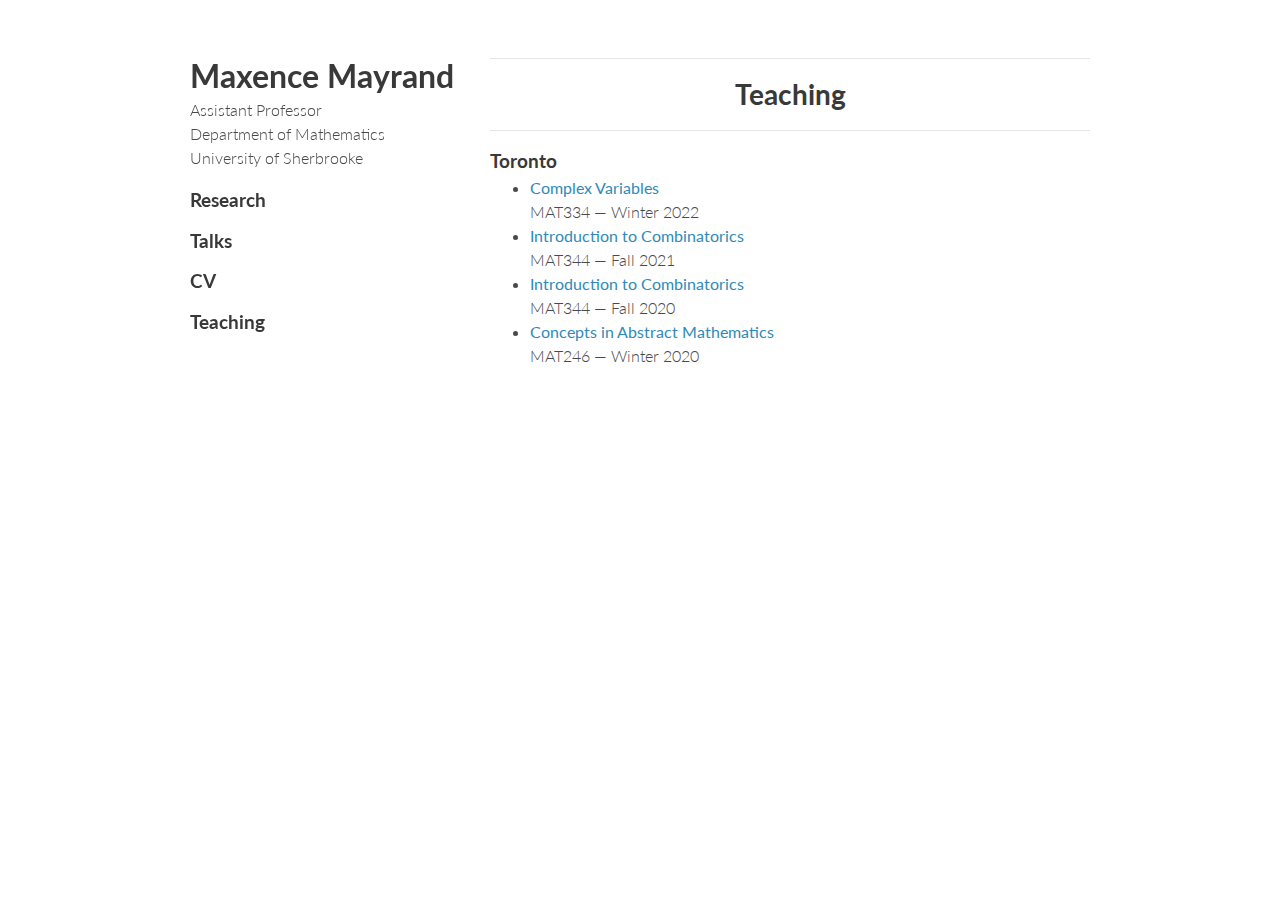
<file: teaching.html>
<!doctype html>
<html>
  <head>
    <meta charset="utf-8">
    <title>Maxence Mayrand | Teaching</title>
    <link rel="stylesheet" href="stylesheets/styles.css?v=3">
    <meta name="viewport" content="width=device-width">
  </head>

  <body>
    <div class="wrapper">
      <header>
        <h1><a href="./">Maxence Mayrand</a></h1>
        <p>Assistant Professor<br>
          Department of Mathematics<br>
          University of Sherbrooke</p>
        <h3><a href="./research.html">Research</a></h3>
        <h3><a href="./talks.html">Talks</a></h3>
        <h3><a href="./cv.html">CV</a></h3>
        <h3><a href="./teaching.html">Teaching</a></h3>
      </header>
      <section>

        <hr/>
        <h1>Teaching</h1>
        <hr/>

        <h3>Toronto</h3>
        <ul>
          <li>
            <b><a href="./teaching/toronto/mat334/index.html">Complex Variables</a></b><br>
            MAT334 &mdash; Winter 2022<br>
          </li>
          <li>
            <b><a href="./teaching/toronto/mat344-fall-2021/index.html">Introduction to Combinatorics</a></b><br>
            MAT344 &mdash; Fall 2021<br>
          </li>
          <li>
            <b><a href="./teaching/toronto/mat344/index.html">Introduction to Combinatorics</a></b><br>
            MAT344 &mdash; Fall 2020<br>
          </li>
          <li>
            <b><a href="./teaching/toronto/mat246/mat246.html">Concepts in Abstract Mathematics</a></b><br>
            MAT246 &mdash; Winter 2020<br>
          </li>
        </ul>

      </section>
    </div>
  </body>
</html>
</file>
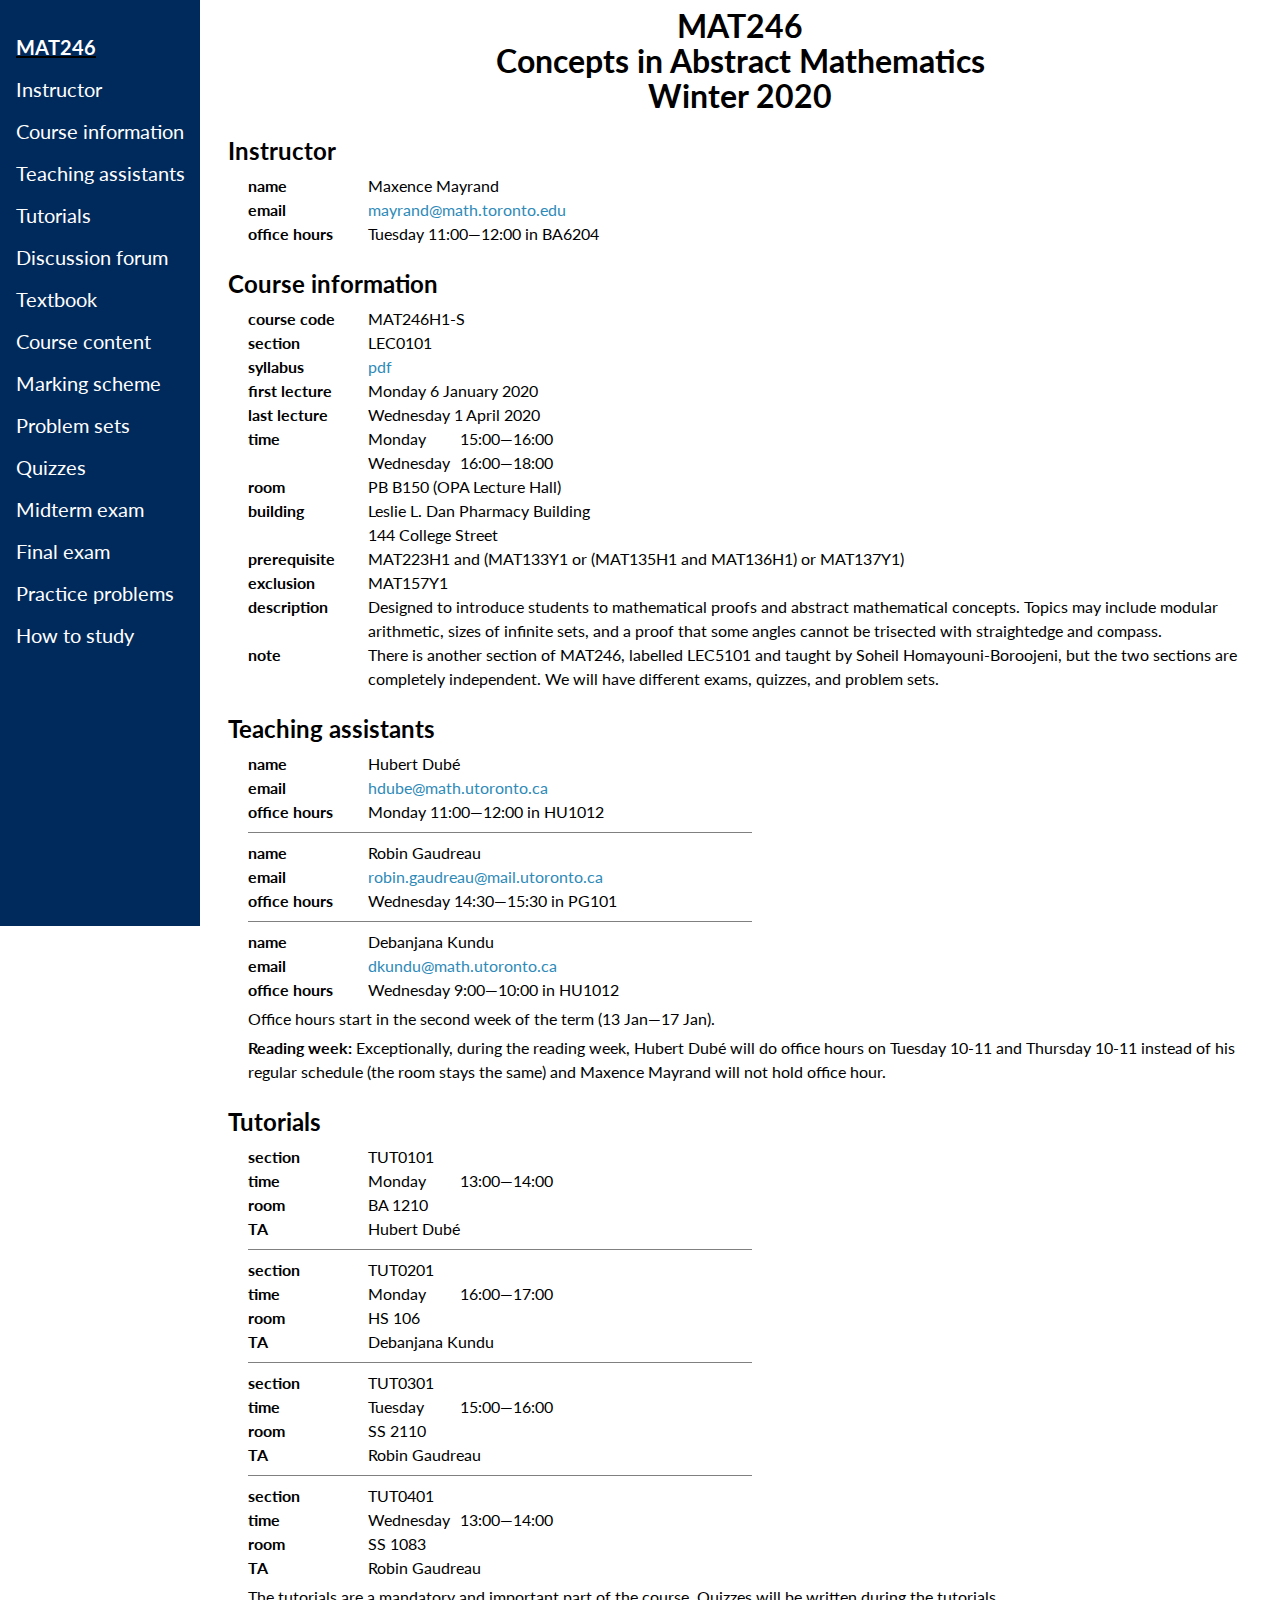
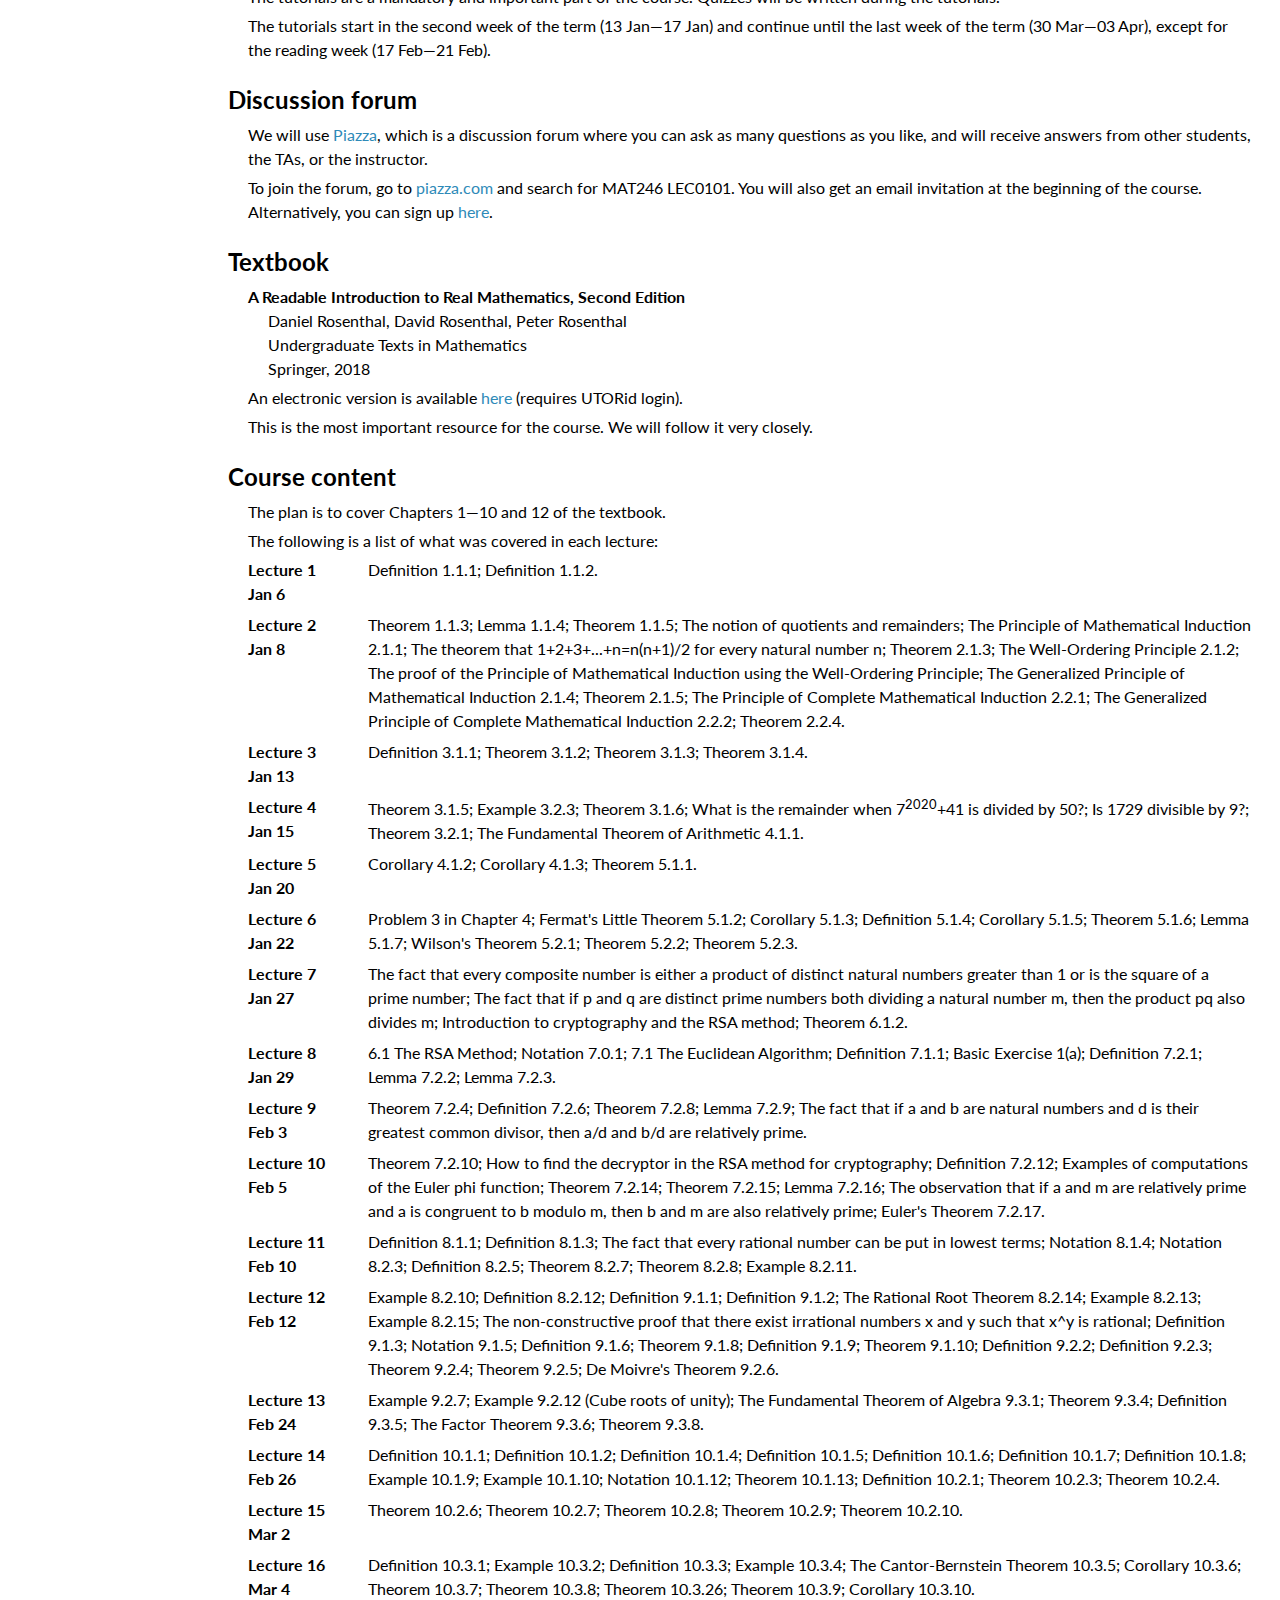
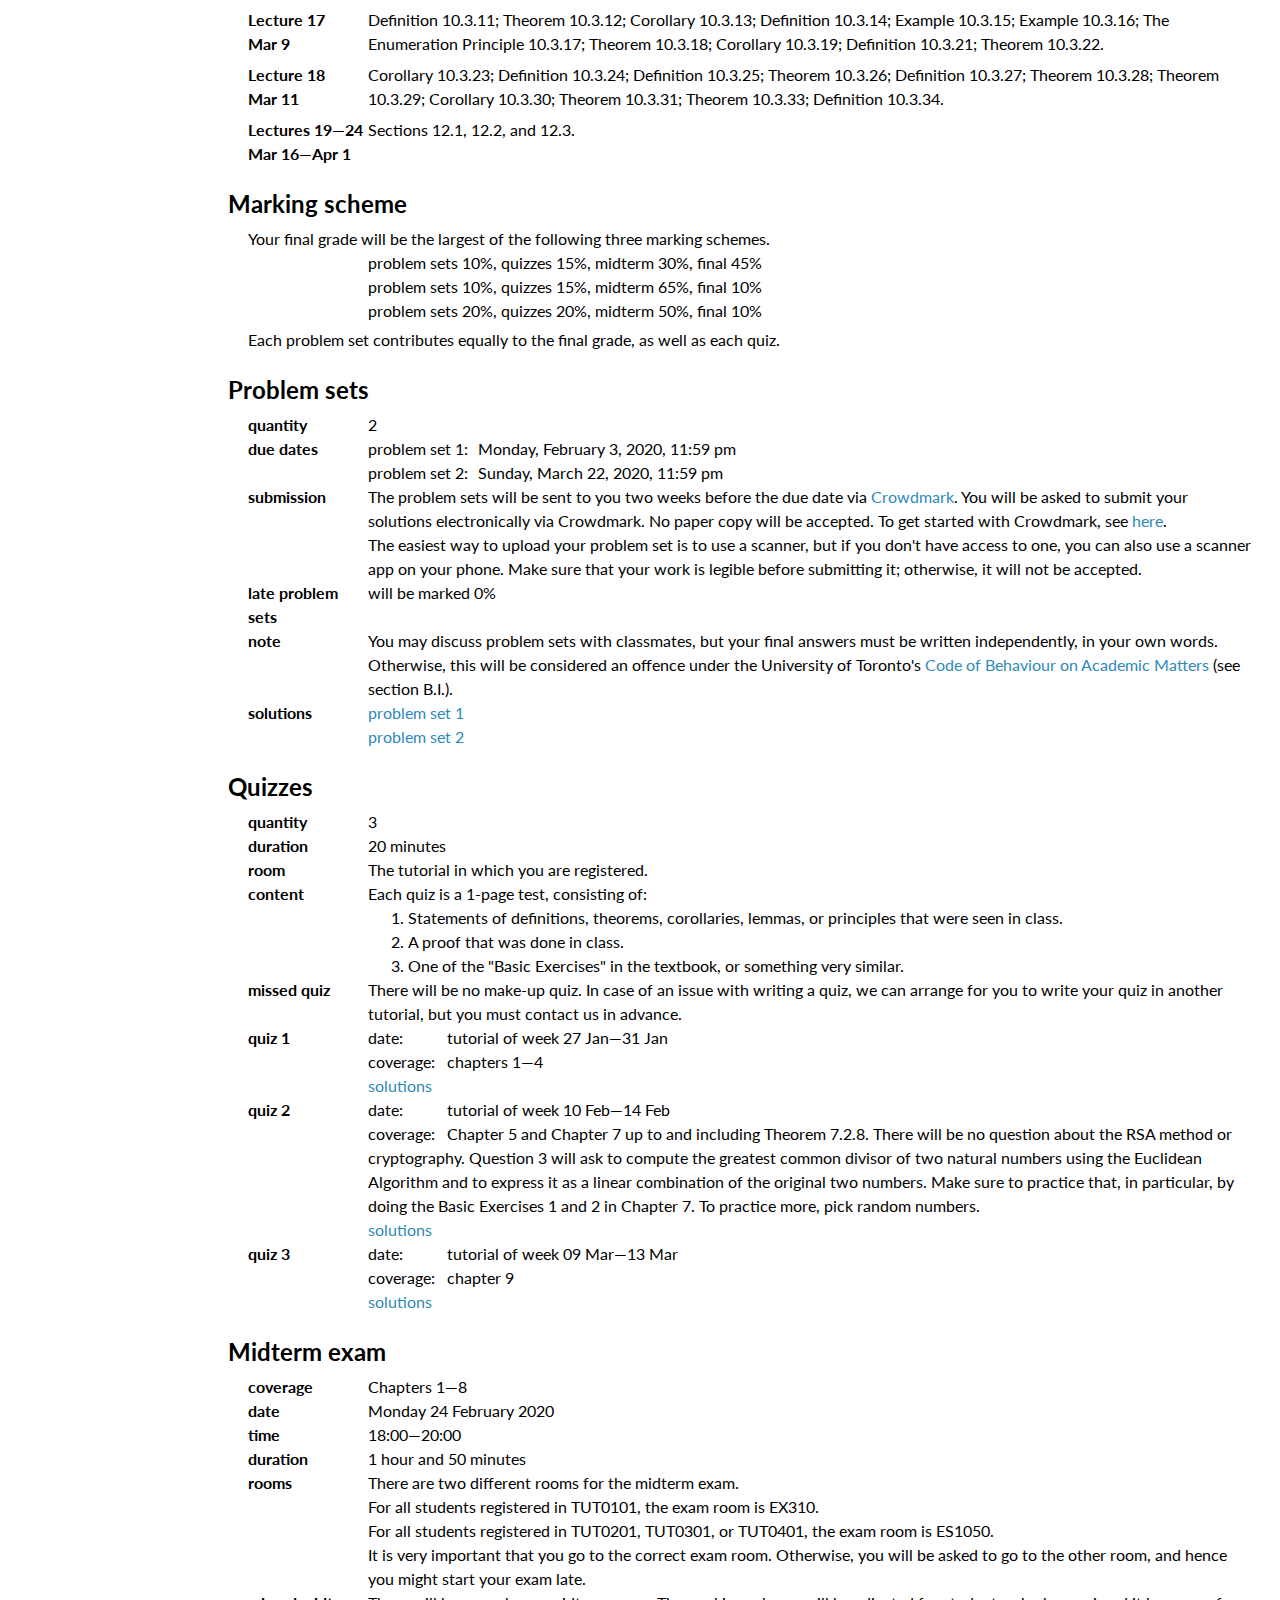
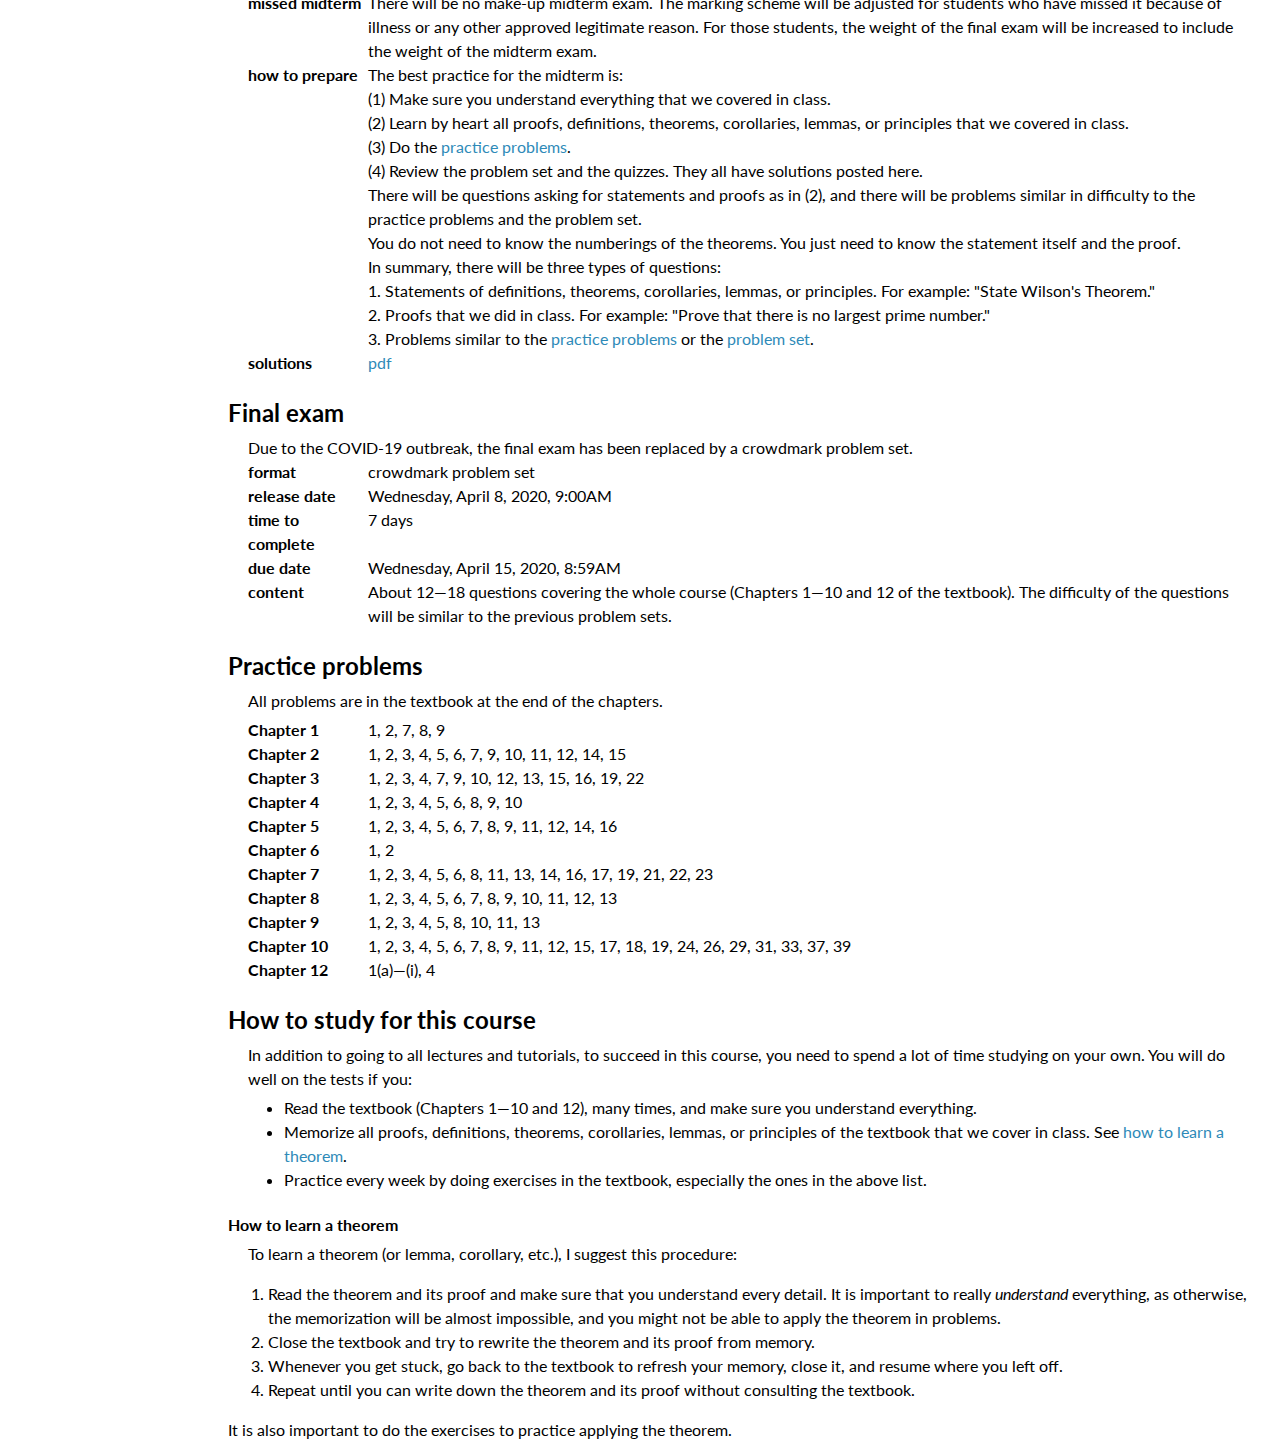
<file: teaching/toronto/mat246/mat246.html>
<!doctype html>
<html>
  <head>
    <meta charset="utf-8">
    <title>MAT246 Winter 2020 - Mayrand</title>
    <link rel="stylesheet" href="stylesheets/course-page.css?v=13">
    <meta name="viewport" content="width=device-width">
    <meta name="description" content="Concepts in Abstract Mathematics - MAT246 - Winter 2020 - University of Toronto - Maxence Mayrand.">
  </head>

  <body id="top">
    <div class="topmobile">
    <h1>
      MAT246<br>
      Concepts in Abstract Mathematics<br>
      Winter 2020
    </h1>
    <div>
      <h3><a href="#instructor">Instructor</a></h3>
      <h3><a href="#course-information">Course information</a></h3>
      <h3><a href="#teaching-assistants">Teaching assistants</a></h3>
      <h3><a href="#tutorials">Tutorials</a></h3>
      <h3><a href="#discussion-forum">Discussion forum</a></h3>
      <h3><a href="#textbook">Textbook</a></h3>
      <h3><a href="#course-content">Course content</a></h3>
      <h3><a href="#marking-scheme">Marking scheme</a></h3>
      <h3><a href="#problem-sets">Problem sets</a></h3>
      <h3><a href="#quizzes">Quizzes</a></h3>
      <h3><a href="#midterm-exam">Midterm exam</a></h3>
      <h3><a href="#final-exam">Final exam</a></h3>
      <h3><a href="#practice-problems">Practice problems</a></h3>
      <h3><a href="#how-to-study">How to study</a></h3>
    </div>
    </div>
 
    <div class="sidenav">
      <h1><a href="#top">MAT246</a></h1>
      <a href="#instructor">Instructor</a>
      <a href="#course-information">Course information</a>
      <a href="#teaching-assistants">Teaching assistants</a>
      <a href="#tutorials">Tutorials</a>
      <a href="#discussion-forum">Discussion forum</a>
      <a href="#textbook">Textbook</a>
      <a href="#course-content">Course content</a>
      <a href="#marking-scheme">Marking scheme</a>
      <a href="#problem-sets">Problem sets</a>
      <a href="#quizzes">Quizzes</a>
      <a href="#midterm-exam">Midterm exam</a>
      <a href="#final-exam">Final exam</a>
      <a href="#practice-problems">Practice problems</a>
      <a href="#how-to-study">How to study</a>
    </div>

    <div class="main">
    <h1>
      MAT246<br>
      Concepts in Abstract Mathematics<br>
      Winter 2020
    </h1>
    <h2 id="instructor">Instructor</h2>
    <div class="wrapper">
      <div class="title">
        name
      </div>
      <div class="content">
        Maxence Mayrand
      </div>
    </div>
    <div class="wrapper">
      <div class="title">
        email
      </div>
      <div class="content">
        <a href="mailto:mayrand@math.toronto.edu">mayrand@math.toronto.edu</a>
      </div>
    </div>
    <div class="wrapper">
      <div class="title">
        office hours
      </div>
      <div class="content">
        Tuesday 11:00&mdash;12:00 in BA6204
      </div>
    </div>

    <h2 id="course-information">Course information</h2>

    <div class="wrapper">
      <div class="title">
        course code
      </div>
      <div class="content">
        MAT246H1-S
      </div>
    </div>
    <div class="wrapper">
      <div class="title">
        section
      </div>
      <div class="content">
        LEC0101
      </div>
    </div>
    <div class="wrapper">
      <div class="title">
        syllabus
      </div>
      <div class="content">
        <a href="mat246-syllabus.pdf">pdf</a>
      </div>
    </div>
    <div class="wrapper">
      <div class="title">
        first lecture
      </div>
      <div class="content">
        Monday 6 January 2020
      </div>
    </div>
    <div class="wrapper">
      <div class="title">
        last lecture
      </div>
      <div class="content">
        Wednesday 1 April 2020
      </div>
    </div>
    <div class="wrapper">
      <div class="title">
        time
      </div>
      <div class="content">
        <div style="display: inline-block; width: 92px;">Monday</div>15:00&mdash;16:00<br>
        <div style="display: inline-block; width: 92px;">Wednesday</div>16:00&mdash;18:00
      </div>
    </div>
    <div class="wrapper">
      <div class="title">
        room
      </div>
      <div class="content">
        PB B150 (OPA Lecture Hall)
      </div>
    </div>
    <div class="wrapper">
      <div class="title">
        building
      </div>
      <div class="content">
        Leslie L. Dan Pharmacy Building<br>
        144 College Street
      </div>
    </div>
    <div class="wrapper">
      <div class="title">
        prerequisite
      </div>
      <div class="content">
        MAT223H1 and (MAT133Y1 or (MAT135H1 and MAT136H1) or MAT137Y1)
      </div>
    </div>
    <div class="wrapper">
      <div class="title">
        exclusion
      </div>
      <div class="content">
        MAT157Y1
      </div>
    </div>
    <div class="wrapper">
      <div class="title">
        description
      </div>
      <div class="content">
        Designed to introduce students to mathematical proofs and abstract mathematical concepts. Topics may include modular arithmetic, sizes of infinite sets, and a proof that some angles cannot be trisected with straightedge and compass.
      </div>
    </div>
    <div class="wrapper">
      <div class="title">
        note
      </div>
      <div class="content">
        There is another section of MAT246, labelled LEC5101 and taught by Soheil Homayouni-Boroojeni, but the two sections are completely independent. We will have different exams, quizzes, and problem sets.
      </div>
    </div>



    <h2 id="teaching-assistants">Teaching assistants</h2>

    <div class="wrapper">
      <div class="title">name</div>
      <div class="content">Hubert Dubé</div>
    </div>
    <div class="wrapper">
      <div class="title">email</div>
      <div class="content"><a href="mailto:hdube@math.utoronto.ca">hdube@math.utoronto.ca</a></div>
    </div>
    <div class="wrapper">
      <div class="title">office hours</div>
      <div class="content">Monday 11:00&mdash;12:00 in HU1012</div>
    </div>

    <div style="padding: 0 0 0 20px;"><hr align="left" width="50%" noshade size="1pt"></div>
    <div class="wrapper">
      <div class="title">name</div>
      <div class="content">Robin Gaudreau</div>
    </div>
    <div class="wrapper">
      <div class="title">email</div>
      <div class="content"><a href="mailto:robin.gaudreau@mail.utoronto.ca">robin.gaudreau@mail.utoronto.ca</a></div>
    </div>
    <div class="wrapper">
      <div class="title">office hours</div>
      <div class="content">Wednesday 14:30&mdash;15:30 in PG101</div>
    </div>

    <div style="padding: 0 0 0 20px;"><hr align="left" width="50%" noshade size="1pt"></div>
    <div class="wrapper">
      <div class="title">name</div>
      <div class="content">Debanjana Kundu</div>
    </div>
    <div class="wrapper">
      <div class="title">email</div>
      <div class="content"><a href="mailto:dkundu@math.utoronto.ca">dkundu@math.utoronto.ca</a></div>
    </div>
    <div class="wrapper">
      <div class="title">office hours</div>
      <div class="content">Wednesday 9:00&mdash;10:00 in HU1012</div>
    </div>

    <p>
      Office hours start in the second week of the term (13 Jan&mdash;17 Jan).
    </p>
    <p>
    <b>Reading week:</b> Exceptionally, during the reading week, Hubert Dubé will do office hours on Tuesday 10-11 and Thursday 10-11 instead of his regular schedule (the room stays the same) and Maxence Mayrand will not hold office hour. 
    </p>

    <h2 id="tutorials">Tutorials</h2>
<!--    <div style="padding: 0 0 0 20px;"><hr align="left" width="50%" noshade size="1pt"></div>-->

    <div class="wrapper">
      <div class="title">section</div>
      <div class="content">TUT0101</div>
    </div>
    <div class="wrapper">
      <div class="title">time</div>
      <div class="content"><div style="display: inline-block; width: 92px;">Monday</div>13:00&mdash;14:00</div>
    </div>
    <div class="wrapper">
      <div class="title">room</div>
      <div class="content">BA 1210</div>
    </div>
    <div class="wrapper">
      <div class="title">TA</div>
      <div class="content">Hubert Dubé</div>
    </div>

    <div style="padding: 0 0 0 20px;"><hr align="left" width="50%" noshade size="1pt"></div>
    <div class="wrapper">
      <div class="title">section</div>
      <div class="content">TUT0201</div>
    </div>
    <div class="wrapper">
      <div class="title">time</div>
      <div class="content"><div style="display: inline-block; width: 92px;">Monday</div>16:00&mdash;17:00</div>
    </div>
    <div class="wrapper">
      <div class="title">room</div>
      <div class="content">HS 106</div>
    </div>
    <div class="wrapper">
      <div class="title">TA</div>
      <div class="content">Debanjana Kundu</div>
    </div>

    <div style="padding: 0 0 0 20px;"><hr align="left" width="50%" noshade size="1pt"></div>
    <div class="wrapper">
      <div class="title">section</div>
      <div class="content">TUT0301</div>
    </div>
    <div class="wrapper">
      <div class="title">time</div>
      <div class="content"><div style="display: inline-block; width: 92px;">Tuesday</div>15:00&mdash;16:00</div>
    </div>
    <div class="wrapper">
      <div class="title">room</div>
      <div class="content">SS 2110</div>
    </div>
    <div class="wrapper">
      <div class="title">TA</div>
      <div class="content">Robin Gaudreau</div>
    </div>

    <div style="padding: 0 0 0 20px;"><hr align="left" width="50%" noshade size="1pt"></div>
    <div class="wrapper">
      <div class="title">section</div>
      <div class="content">TUT0401</div>
    </div>
    <div class="wrapper">
      <div class="title">time</div>
      <div class="content"><div style="display: inline-block; width: 92px;">Wednesday</div>13:00&mdash;14:00</div>
    </div>
    <div class="wrapper">
      <div class="title">room</div>
      <div class="content">SS 1083</div>
    </div>
    <div class="wrapper">
      <div class="title">TA</div>
      <div class="content">Robin Gaudreau</div>
    </div>
<!--    <div style="padding: 0 0 0 20px;"><hr align="left" width="50%" noshade size="1pt"></div>-->

    <p>
      The tutorials are a mandatory and important part of the course. Quizzes will be written during the tutorials.
    </p>

    <p>
      The tutorials start in the second week of the term (13 Jan&mdash;17 Jan) and continue until the last week of the term (30 Mar&mdash;03 Apr), except for the reading week (17 Feb&mdash;21 Feb).
    </p>

    <h2 id="discussion-forum">Discussion forum</h2>
    <p>
      We will use <a href="https://piazza.com/">Piazza</a>, which is a discussion forum where you can ask as many questions as you like, and will receive answers from other students, the TAs, or the instructor.
    </p>
    <p>
      To join the forum, go to <a href="https://piazza.com/">piazza.com</a> and search for MAT246 LEC0101. You will also get an email invitation at the beginning of the course. Alternatively, you can sign up <a href="https://piazza.com/utoronto.ca/winter2020/mat246lec0101">here</a>.
    </p>


    <h2 id="textbook">Textbook</h2>
    <p>
      <b>A Readable Introduction to Real Mathematics, Second Edition</b><br>
    </p>
    <p style="margin-left: 40px; margin-top: 0;">
      Daniel Rosenthal, David Rosenthal, Peter Rosenthal<br>
      Undergraduate Texts in Mathematics<br>
      Springer, 2018
    </p>
    <p>
      An electronic version is available <a href="https://link-springer-com.myaccess.library.utoronto.ca/book/10.1007/978-3-030-00632-7">here</a> (requires UTORid login).
    </p>
    <p>
      This is the most important resource for the course. We will follow it very closely.
    </p>

    <h2 id="course-content">Course content</h2>
    <p>
      The plan is to cover Chapters 1&mdash;10 and 12 of the textbook.
    </p>
    <p>
      The following is a list of what was covered in each lecture:
    </p>
    <p>
    <div class="wrapper">
      <div class="title">Lecture 1 <br>Jan 6</div>
      <div class="content">Definition 1.1.1; Definition 1.1.2.</div>
    </div>
    <div class="wrapper" style="margin-top:7px;">
      <div class="title">Lecture 2 <br>Jan 8</div>
      <div class="content">Theorem 1.1.3; Lemma 1.1.4; Theorem 1.1.5; The notion of quotients and remainders; The Principle of Mathematical Induction 2.1.1; The theorem that 1+2+3+...+n=n(n+1)/2 for every natural number n; Theorem 2.1.3; The Well-Ordering Principle 2.1.2; The proof of the Principle of Mathematical Induction using the Well-Ordering Principle; The Generalized Principle of Mathematical Induction 2.1.4; Theorem 2.1.5; The Principle of Complete Mathematical Induction 2.2.1; The Generalized Principle of Complete Mathematical Induction 2.2.2; Theorem 2.2.4.</div>
    </div>
    <div class="wrapper" style="margin-top:7px;">
      <div class="title">Lecture 3<br>Jan 13</div>
      <div class="content">Definition 3.1.1; Theorem 3.1.2; Theorem 3.1.3; Theorem 3.1.4.</div>
    </div>
    <div class="wrapper" style="margin-top:7px;">
      <div class="title">Lecture 4<br>Jan 15</div>
      <div class="content">Theorem 3.1.5; Example 3.2.3; Theorem 3.1.6; What is the remainder when 7<sup>2020</sup>+41 is divided by 50?; Is 1729 divisible by 9?; Theorem 3.2.1; The Fundamental Theorem of Arithmetic 4.1.1.</div>
    </div>
    <div class="wrapper" style="margin-top:7px;">
      <div class="title">Lecture 5<br>Jan 20</div>
      <div class="content">Corollary 4.1.2; Corollary 4.1.3; Theorem 5.1.1.</div>
    </div>
    <div class="wrapper" style="margin-top:7px;">
      <div class="title">Lecture 6<br>Jan 22</div>
      <div class="content">Problem 3 in Chapter 4; Fermat's Little Theorem 5.1.2; Corollary 5.1.3; Definition 5.1.4; Corollary 5.1.5; Theorem 5.1.6; Lemma 5.1.7; Wilson's Theorem 5.2.1; Theorem 5.2.2; Theorem 5.2.3.</div>
    </div>
    <div class="wrapper" style="margin-top:7px;">
      <div class="title">Lecture 7<br>Jan 27</div>
      <div class="content">The fact that every composite number is either a product of distinct natural numbers greater than 1 or is the square of a prime number; The fact that if p and q are distinct prime numbers both dividing a natural number m, then the product pq also divides m; Introduction to cryptography and the RSA method; Theorem 6.1.2.</div>
    </div>
    <div class="wrapper" style="margin-top:7px;">
      <div class="title">Lecture 8<br>Jan 29</div>
      <div class="content">6.1 The RSA Method; Notation 7.0.1; 7.1 The Euclidean Algorithm; Definition 7.1.1; Basic Exercise 1(a); Definition 7.2.1; Lemma 7.2.2; Lemma 7.2.3.</div>
    </div>
    <div class="wrapper" style="margin-top:7px;">
      <div class="title">Lecture 9<br>Feb 3</div>
      <div class="content">Theorem 7.2.4; Definition 7.2.6; Theorem 7.2.8; Lemma 7.2.9; The fact that if a and b are natural numbers and d is their greatest common divisor, then a/d and b/d are relatively prime.</div>
    </div>
    <div class="wrapper" style="margin-top:7px;">
      <div class="title">Lecture 10<br>Feb 5</div>
      <div class="content">Theorem 7.2.10; How to find the decryptor in the RSA method for cryptography; Definition 7.2.12; Examples of computations of the Euler phi function; Theorem 7.2.14; Theorem 7.2.15; Lemma 7.2.16; The observation that if a and m are relatively prime and a is congruent to b modulo m, then b and m are also relatively prime; Euler's Theorem 7.2.17.</div>
    </div>
    <div class="wrapper" style="margin-top:7px;">
      <div class="title">Lecture 11<br>Feb 10</div>
      <div class="content">Definition 8.1.1; Definition 8.1.3; The fact that every rational number can be put in lowest terms; Notation 8.1.4; Notation 8.2.3; Definition 8.2.5; Theorem 8.2.7; Theorem 8.2.8; Example 8.2.11.</div>
    </div>
     <div class="wrapper" style="margin-top:7px;">
      <div class="title">Lecture 12<br>Feb 12</div>
      <div class="content">Example 8.2.10; Definition 8.2.12; Definition 9.1.1; Definition 9.1.2; The Rational Root Theorem 8.2.14; Example 8.2.13; Example 8.2.15; The non-constructive proof that there exist irrational numbers x and y such that x^y is rational; Definition 9.1.3; Notation 9.1.5; Definition 9.1.6; Theorem 9.1.8; Definition 9.1.9; Theorem 9.1.10; Definition 9.2.2; Definition 9.2.3; Theorem 9.2.4; Theorem 9.2.5; De Moivre's Theorem 9.2.6.</div>
    </div>
    <div class="wrapper" style="margin-top:7px;">
      <div class="title">Lecture 13<br>Feb 24</div>
      <div class="content">Example 9.2.7; Example 9.2.12 (Cube roots of unity); The Fundamental Theorem of Algebra 9.3.1; Theorem 9.3.4; Definition 9.3.5; The Factor Theorem 9.3.6; Theorem 9.3.8.</div>
    </div>
    <div class="wrapper" style="margin-top:7px;">
      <div class="title">Lecture 14<br>Feb 26</div>
      <div class="content">Definition 10.1.1; Definition 10.1.2; Definition 10.1.4; Definition 10.1.5; Definition 10.1.6; Definition 10.1.7; Definition 10.1.8; Example 10.1.9; Example 10.1.10; Notation 10.1.12; Theorem 10.1.13; Definition 10.2.1; Theorem 10.2.3; Theorem 10.2.4.</div>
    </div>
    <div class="wrapper" style="margin-top:7px;">
      <div class="title">Lecture 15<br>Mar 2</div>
      <div class="content">Theorem 10.2.6; Theorem 10.2.7; Theorem 10.2.8; Theorem 10.2.9; Theorem 10.2.10.</div>
    </div>
    <div class="wrapper" style="margin-top:7px;">
      <div class="title">Lecture 16<br>Mar 4</div>
      <div class="content">Definition 10.3.1; Example 10.3.2; Definition 10.3.3; Example 10.3.4; The Cantor-Bernstein Theorem 10.3.5; Corollary 10.3.6; Theorem 10.3.7; Theorem 10.3.8; Theorem 10.3.26; Theorem 10.3.9; Corollary 10.3.10.</div>
    </div>
    <div class="wrapper" style="margin-top:7px;">
      <div class="title">Lecture 17<br>Mar 9</div>
      <div class="content">Definition 10.3.11; Theorem 10.3.12; Corollary 10.3.13; Definition 10.3.14; Example 10.3.15; Example 10.3.16; The Enumeration Principle 10.3.17; Theorem 10.3.18; Corollary 10.3.19; Definition 10.3.21; Theorem 10.3.22.</div>
    </div>
    <div class="wrapper" style="margin-top:7px;">
      <div class="title">Lecture 18<br>Mar 11</div>
      <div class="content">Corollary 10.3.23; Definition 10.3.24; Definition 10.3.25; Theorem 10.3.26; Definition 10.3.27; Theorem 10.3.28; Theorem 10.3.29; Corollary 10.3.30; Theorem 10.3.31; Theorem 10.3.33; Definition 10.3.34.</div>
    </div>
    <div class="wrapper" style="margin-top:7px;">
      <div class="title">Lectures 19&mdash;24<br>Mar 16&mdash;Apr 1</div>
      <div class="content">Sections 12.1, 12.2, and 12.3.</div>
    </div>
   </p>

    <h2 id="marking-scheme">Marking scheme</h2>
    <p>
      Your final grade will be the largest of the following three marking schemes.
    </p>
    <div class="wrapper">
      <div class="title"></div>
      <div class="content">problem sets 10%, quizzes 15%,  midterm 30%,  final 45%</div>
    </div>
    <div class="wrapper">
      <div class="title"></div>
      <div class="content">problem sets 10%, quizzes 15%,  midterm 65%,  final 10%</div>
    </div>
    <div class="wrapper">
      <div class="title"></div>
      <div class="content">problem sets 20%, quizzes 20%,  midterm 50%,  final 10%</div>
    </div>
    <p>
    Each problem set contributes equally to the final grade, as well as each quiz.
    </p>

    <h2 id="problem-sets">Problem sets</h2>
    <div class="wrapper">
      <div class="title">quantity</div>
      <div class="content">2</div>
    </div>
    <div class="wrapper">
      <div class="title">due dates</div>
      <div class="content">
        <div style="display: inline-block; width: 110px;">problem set 1:</div>Monday, February 3, 2020, 11:59 pm<br>
        <div style="display: inline-block; width: 110px;">problem set 2:</div>Sunday, March 22, 2020, 11:59 pm
      </div>
    </div>
    <div class="wrapper">
      <div class="title">submission</div>
      <div class="content">
        The problem sets will be sent to you two weeks before the due date via <a href="https://crowdmark.com">Crowdmark</a>. You will be asked to submit your solutions electronically via Crowdmark. No paper copy will be accepted.

        To get started with Crowdmark, see <a href="https://crowdmark.com/help">here</a>.<br>

        The easiest way to upload your problem set is to use a scanner, but if you don't have access to one, you can also use a scanner app on your phone. Make sure that your work is legible before submitting it; otherwise, it will not be accepted.
      </div>
    </div>
    <div class="wrapper">
      <div class="title">late problem sets</div>
      <div class="content">will be marked 0%</div>
    </div>
    <div class="wrapper">
      <div class="title">note</div>
      <div class="content">You may discuss problem sets with classmates, but your final answers must be written independently, in your own words. Otherwise, this will be considered an offence under the University of Toronto's <a href="https://governingcouncil.utoronto.ca/secretariat/policies/code-behaviour-academic-matters-july-1-2019">Code of Behaviour on Academic Matters</a> (see section B.I.).</div>
    </div>
    <div class="wrapper">
      <div class="title">solutions</div>
      <div class="content"><a href='problem-set-1.pdf'>problem set 1</a><br><a href='problem-set-2.pdf'>problem set 2</a></div>
    </div>
 
    <h2 id="quizzes">Quizzes</h2>

    <div class="wrapper">
      <div class="title">quantity</div>
      <div class="content">3</div>
    </div>
    <div class="wrapper">
      <div class="title">duration</div>
      <div class="content">20 minutes</div>
    </div>
    <div class="wrapper">
      <div class="title">room</div>
      <div class="content">The tutorial in which you are registered.</div>
    </div>
    <div class="wrapper">
      <div class="title">content</div>
      <div class="content">Each quiz is a 1-page test, consisting of:
        <ol style="margin-top: 0; margin-bottom: 0;">
          <li>Statements of definitions, theorems, corollaries, lemmas, or principles that were seen in class.</li>
          <li>A proof that was done in class.</li>
          <li>One of the "Basic Exercises" in the textbook, or something very similar.</li>
        </ol>
      </div>
    </div>

    <div class="wrapper">
      <div class="title">missed quiz</div>
      <div class="content">There will be no make-up quiz. In case of an issue with writing a quiz, we can arrange for you to write your quiz in another tutorial, but you must contact us in advance.</div>
    </div>
    <div class="wrapper">
      <div class="title">quiz 1</div>
      <div class="content">
        <div style="display: inline-block; width: 75px;">
          date:
        </div>
        tutorial of week 27 Jan&mdash;31 Jan<br>
        <div style="display: inline-block; width: 75px;">
          coverage:
        </div>
        chapters 1&mdash;4<br>
        <a href='quiz1-solutions.pdf'>solutions</a>
      </div>
    </div>
    <div class="wrapper">
      <div class="title">quiz 2</div>
      <div class="content">
        <div style="display: inline-block; width: 75px;">
          date:
        </div>
        tutorial of week 10 Feb&mdash;14 Feb<br>
        <div style="display: inline-block; width: 75px;">
          coverage:
        </div>
	Chapter 5 and Chapter 7 up to and including Theorem 7.2.8. There will be no question about the RSA method or cryptography. Question 3 will ask to compute the greatest common divisor of two natural numbers using the Euclidean Algorithm and to express it as a linear combination of the original two numbers. Make sure to practice that, in particular, by doing the Basic Exercises 1 and 2 in Chapter 7. To practice more, pick random numbers.<br>
	<a href='quiz2-solutions.pdf'>solutions</a>
      </div>
    </div>
    <div class="wrapper">
      <div class="title">quiz 3</div>
      <div class="content">
        <div style="display: inline-block; width: 75px;">
          date:
        </div>
        tutorial of week 09 Mar&mdash;13 Mar<br>
        <div style="display: inline-block; width: 75px;">
          coverage:
        </div>
	chapter 9<br>
	<a href='quiz3-solutions.pdf'>solutions</a>
      </div>
    </div>

    <h2 id="midterm-exam">Midterm exam</h2>
    <div class="wrapper">
      <div class="title">coverage</div>
      <div class="content">Chapters 1&mdash;8</div>
    </div>
    <div class="wrapper">
      <div class="title">date</div>
      <div class="content">Monday 24 February 2020</div>
    </div>
    <div class="wrapper">
      <div class="title">time</div>
      <div class="content">18:00&mdash;20:00</div>
    </div>
    <div class="wrapper">
      <div class="title">duration</div>
      <div class="content">1 hour and 50 minutes</div>
    </div>
    <div class="wrapper">
      <div class="title">rooms</div>
      <div class="content">
        There are two different rooms for the midterm exam.<br>

        For all students registered in TUT0101, the exam room is EX310.<br>

        For all students registered in TUT0201, TUT0301, or TUT0401, the exam room is ES1050.<br>

        It is very important that you go to the correct exam room. Otherwise, you will be asked to go to the other room, and hence you might start your exam late.
      </div>
    </div>
    <div class="wrapper">
      <div class="title">missed midterm</div>
      <div class="content">There will be no make-up midterm exam. The marking scheme will be adjusted for students who have missed it because of illness or any other approved legitimate reason. For those students, the weight of the final exam will be increased to include the weight of the midterm exam.</div>
    </div>
    <div class="wrapper">
      <div class="title">how to prepare</div>
      <div class="content">The best practice for the midterm is:<br>
	      (1) Make sure you understand everything that we covered in class.<br>
	      (2) Learn by heart all proofs, definitions, theorems, corollaries, lemmas, or principles that we covered in class.<br>
	      (3) Do the <a href='#practice-problems'>practice problems</a>.<br>
	      (4) Review the problem set and the quizzes. They all have solutions posted here. <br>
	      There will be questions asking for statements and proofs as in (2), and there will be problems similar in difficulty to the practice problems and the problem set.<br>

	      You do not need to know the numberings of the theorems. You just need to know the statement itself and the proof.<br>
 
	      In summary, there will be three types of questions:<br>
	      1. Statements of definitions, theorems, corollaries, lemmas, or principles. For example: "State Wilson's Theorem."<br>
	      2. Proofs that we did in class. For example: "Prove that there is no largest prime number."<br>
	      3. Problems similar to the <a href='#practice-problems'>practice problems</a> or the <a href='#problem-sets'>problem set</a>.
      </div>
   </div>
   <div class="wrapper">
      <div class="title">solutions</div>
      <div class="content"><a href="midterm-solutions.pdf">pdf</a></div>
   </div>
 





    <h2 id="final-exam">Final exam</h2>

    <p>
    Due to the COVID-19 outbreak, the final exam has been replaced by a crowdmark problem set.
    </p>
    <div class="wrapper">
      <div class="title">format</div>
      <div class="content">crowdmark problem set</div>
    </div>
    <div class="wrapper">
      <div class="title">release date</div>
      <div class="content">Wednesday, April 8, 2020, 9:00AM</div>
    </div>
    <div class="wrapper">
      <div class="title">time to complete</div>
      <div class="content">7 days</div>
    </div>
    <div class="wrapper">
      <div class="title">due date</div>
      <div class="content">Wednesday, April 15, 2020, 8:59AM</div>
    </div>
    <div class="wrapper">
      <div class="title">content</div>
      <div class="content">About 12&mdash;18 questions covering the whole course (Chapters 1&mdash;10 and 12 of the textbook). The difficulty of the questions will be similar to the previous problem sets. </div>
    </div>


<!--    <div class="wrapper">
      <div class="title">how to prepare</div>
      <div class="content">The final exam will be similar in format and difficulty to the midterm exam, but longer and covering more chapters. The best way to prepare is as for the midterm:<br>
	      <ol>
		<li>Make sure you understand everything that we covered in class. See the <a href="#course-content">course content</a> if you missed some of the lectures.</li>
		<li>Learn by heart all proofs, definitions, theorems, corollaries, lemmas, or principles that we covered in class. See <a href="#learn-theorem">how to learn a theorem</a>.</li>
		<li>Do the <a href='#practice-problems'>practice problems</a>.</li>
		<li>Review the <a href="#problem-sets">problem sets</a>, the <a href="#quizzes">quizzes</a>, and the <a href="#midterm-exam">midterm</a>. They all have solutions posted here. </li>
	      </ol>
	      There will be questions asking for statements and proofs, and there will be problems similar in difficulty to the practice problems and the problem set.<br><br>

	      You do not need to know the numberings of the theorems. You need to know the statement itself, the proof, and how to apply it to problems.<br><br>
 
	      In summary, there will be three types of questions:<br>
	      <ol>
		<li>Statements of definitions, theorems, corollaries, lemmas, or principles. For example: "State Wilson's Theorem."</li>
		<li>Proofs that we did in class. For example: "Prove that there is no largest prime number."</li>
		<li>Problems similar to the <a href='#practice-problems'>practice problems</a> or the <a href='#problem-sets'>problem set</a>.</li>
	      </ol>
      </div>
    </div>
-->










    <h2 id="practice-problems">Practice problems</h2>

    <p>
      All problems are in the textbook at the end of the chapters.
    </p>

    <p>
      <div class="wrapper">
        <div class="title">Chapter 1</div>
        <div class="content">1, 2, 7, 8, 9</div>
      </div>
      <div class="wrapper">
        <div class="title">Chapter 2</div>
        <div class="content">1, 2, 3, 4, 5, 6, 7, 9, 10, 11, 12, 14, 15</div>
      </div>
      <div class="wrapper">
        <div class="title">Chapter 3</div>
        <div class="content">1, 2, 3, 4, 7, 9, 10, 12, 13, 15, 16, 19, 22</div>
      </div>
      <div class="wrapper">
        <div class="title">Chapter 4</div>
        <div class="content">1, 2, 3, 4, 5, 6, 8, 9, 10</div>
      </div>
      <div class="wrapper">
        <div class="title">Chapter 5</div>
        <div class="content">1, 2, 3, 4, 5, 6, 7, 8, 9, 11, 12, 14, 16</div>
      </div>
      <div class="wrapper">
        <div class="title">Chapter 6</div>
        <div class="content">1, 2</div>
      </div>
      <div class="wrapper">
        <div class="title">Chapter 7</div>
        <div class="content">1, 2, 3, 4, 5, 6, 8, 11, 13, 14, 16, 17, 19, 21, 22, 23</div>
      </div>
      <div class="wrapper">
        <div class="title">Chapter 8</div>
        <div class="content">1, 2, 3, 4, 5, 6, 7, 8, 9, 10, 11, 12, 13</div>
      </div>
      <div class="wrapper">
        <div class="title">Chapter 9</div>
        <div class="content">1, 2, 3, 4, 5, 8, 10, 11, 13</div>
      </div>
      <div class="wrapper">
        <div class="title">Chapter 10</div>
        <div class="content">1, 2, 3, 4, 5, 6, 7, 8, 9, 11, 12, 15, 17, 18, 19, 24, 26, 29, 31, 33, 37, 39</div>
      </div>
      <div class="wrapper">
        <div class="title">Chapter 12</div>
        <div class="content">1(a)&mdash;(i), 4</div>
      </div>
    </p>











    <h2 id="how-to-study">How to study for this course</h2>

    <p>
      In addition to going to all lectures and tutorials, to succeed in this course, you need to spend a lot of time studying on your own. You will do well on the tests if you:
      <ul style="margin-top: 5px; margin-bottom: 0; margin-left: 1em;">
        <li>Read the textbook (Chapters 1&mdash;10 and 12), many times, and make sure you understand everything.</li>
	<li>Memorize all proofs, definitions, theorems, corollaries, lemmas, or principles of the textbook that we cover in class. See <a href="#learn-theorem">how to learn a theorem</a>.</li>
        <li>Practice every week by doing exercises in the textbook, especially the ones in the above list.</li>
      </ul>
    </p>
    <h4 id="learn-theorem">How to learn a theorem</h4>
    <p>
	To learn a theorem (or lemma, corollary, etc.), I suggest this procedure:
	<ol>
		<li> Read the theorem and its proof and make sure that you understand every detail. It is important to really <i>understand</i> everything, as otherwise, the memorization will be almost impossible, and you might not be able to apply the theorem in problems. </li>

		<li> Close the textbook and try to rewrite the theorem and its proof from memory. </li>

		<li> Whenever you get stuck, go back to the textbook to refresh your memory, close it, and resume where you left off. </li>

		<li> Repeat until you can write down the theorem and its proof without consulting the textbook. </li>
	</ol>
	It is also important to do the exercises to practice applying the theorem.
    </p>

  </div>
  </body>
</html>
</file>
<file: teaching/toronto/mat334/course-page.css>
@import url(https://fonts.googleapis.com/css?family=Lato:300italic,700italic,300,700);

body {
  font: 16px/1.5 Lato, "Helvetica Neue", Helvetica, Arial, sans-serif;
}

/* The sidebar menu */
.sidenav {
  height: 100%;
  width: 200px;
  position: fixed;
  z-index: 1;
  top: 0;
  left: 0;
  background-color: #002A5C;
  overflow-x: hidden;
  padding-top: 26px;
}

.sidenav a {
  padding: 6px 8px 6px 16px;
  text-decoration: none;
  font-size: 20px;
  color: white;
  display: block;
}

.sidenav a:hover {
  color: #7BA4D9;
}

.sidenav h1 {
  padding-bottom: 0px;
  margin: 0;
  text-decoration: underline;
}

.main {
  margin-left: 200px; /* Should be the same as the width of the sidebar */
  padding: 0px 20px;
  padding-bottom: 120px;
}

@media print, screen and (max-width: 700px) {
  .sidenav {display: none;}
  .main {margin-left: 0;}
}

.main h1 {
  font-size:32px;
  text-align: center;
  margin:0 0 0px;
  line-height:1.1;
}

.main h2, h3, h4, h5, h6 {
  margin-bottom: 5px;
}

.main p {
  margin: 5px 0 0 20px;
}

.main a {
  color: #008BB0;
  text-decoration: none;
}

.main a:hover {
  color: #002A5C;
}

.main .item {
  display: flex;
}

.main .item div {
  font-weight: bold;
  flex: 0 0 130px;
  margin-left: 20px;
}

.main .item p {
  padding: 0;
  margin: 0;
}


table, th, td {
  border: 1px solid black;
  border-collapse: collapse;
  padding-right: 5px;
  padding-left: 5px;
  margin-left: 20px;
}
</file>
<file: teaching/toronto/mat344-fall-2021/course-page.css>
@import url(https://fonts.googleapis.com/css?family=Lato:300italic,700italic,300,700);

body {
  font: 16px/1.5 Lato, "Helvetica Neue", Helvetica, Arial, sans-serif;
}

/* The sidebar menu */
.sidenav {
  height: 100%;
  width: 200px;
  position: fixed;
  z-index: 1;
  top: 0;
  left: 0;
  background-color: #002A5C;
  overflow-x: hidden;
  padding-top: 26px;
}

.sidenav a {
  padding: 6px 8px 6px 16px;
  text-decoration: none;
  font-size: 20px;
  color: white;
  display: block;
}

.sidenav a:hover {
  color: #7BA4D9;
}

.sidenav h1 {
  padding-bottom: 0px;
  margin: 0;
  text-decoration: underline;
}

.main {
  margin-left: 200px; /* Should be the same as the width of the sidebar */
  padding: 0px 20px;
  padding-bottom: 120px;
}

@media print, screen and (max-width: 700px) {
  .sidenav {display: none;}
  .main {margin-left: 0;}
}

.main h1 {
  font-size:32px;
  text-align: center;
  margin:0 0 0px;
  line-height:1.1;
}

.main h2, h3, h4, h5, h6 {
  margin-bottom: 5px;
}

.main p {
  margin: 5px 0 0 20px;
}

.main a {
  color: #008BB0;
  text-decoration: none;
}

.main a:hover {
  color: #002A5C;
}

.main .item {
  display: flex;
}

.main .item div {
  font-weight: bold;
  flex: 0 0 130px;
  margin-left: 20px;
}

.main .item p {
  padding: 0;
  margin: 0;
}


table, th, td {
  border: 1px solid black;
  border-collapse: collapse;
  padding-right: 5px;
  padding-left: 5px;
  margin-left: 20px;
}
</file>
<file: teaching/toronto/mat344/course-page.css>
@import url(https://fonts.googleapis.com/css?family=Lato:300italic,700italic,300,700);

body {
  font: 16px/1.5 Lato, "Helvetica Neue", Helvetica, Arial, sans-serif;
}

/* The sidebar menu */
.sidenav {
  height: 100%;
  width: 200px;
  position: fixed;
  z-index: 1;
  top: 0;
  left: 0;
  background-color: #002A5C;
  overflow-x: hidden;
  padding-top: 26px;
}

.sidenav a {
  padding: 6px 8px 6px 16px;
  text-decoration: none;
  font-size: 20px;
  color: white;
  display: block;
}

.sidenav a:hover {
  color: #7BA4D9;
}

.sidenav h1 {
  padding-bottom: 0px;
  margin: 0;
  text-decoration: underline;
}

.main {
  margin-left: 200px; /* Should be the same as the width of the sidebar */
  padding: 0px 20px;
  padding-bottom: 120px;
}

@media print, screen and (max-width: 700px) {
  .sidenav {display: none;}
  .main {margin-left: 0;}
}

.main h1 {
  font-size:32px;
  text-align: center;
  margin:0 0 0px;
  line-height:1.1;
}

.main h2, h3, h4, h5, h6 {
  margin-bottom: 5px;
}

.main p {
  margin: 5px 0 0 20px;
}

.main a {
  color: #008BB0;
  text-decoration: none;
}

.main a:hover {
  color: #002A5C;
}

.main .item {
  display: flex;
}

.main .item div {
  font-weight: bold;
  flex: 0 0 130px;
  margin-left: 20px;
}

.main .item p {
  padding: 0;
  margin: 0;
}


table, th, td {
  border: 1px solid black;
  border-collapse: collapse;
  padding-right: 5px;
  padding-left: 5px;
  margin-left: 20px;
}
</file>
<file: stylesheets/styles.css>
@import url(https://fonts.googleapis.com/css?family=Lato:300italic,700italic,300,700);

body {
  padding:50px;
  font:16px/1.5 Lato, "Helvetica Neue", Helvetica, Arial, sans-serif;
  color:#494949;
  font-weight:300;
}

.date {
  float: right;
}

div.y{
  display: inline-block;
  width: 130px;
}
div.u {
  font-weight: bold;
  display: inline-block;
  width: 190px;
}
div.j {
  display: inline-block;
  width: 190px;
}

.abstract {
  padding-top: .25em;
  padding-left: 1em;
  display: none;
}
.joint-with {
  margin-left: 15px;
}
.joint-with a {
  margin-left: 0px;
  color: #555;
}
.joint-with a:hover {
  color: #555;
}
.joint-with a::before {
  display: inline-block;
  content: '▸';
  margin: 0 3px;
  transition: transform 250ms ease-in-out;
}
.joint-with a.active::before {
  transform: rotate(90deg);
}

h1, h2, h3, h4, h5, h6 {
  margin:0 0 20px;
  color: #393939;
}

p, ul, ol, table, pre, dl {
  margin:0 0 20px;
}

h1, h2, h3 {
  line-height:1.1;
}

a {
  color: #2e8ab8;
  text-decoration: none;
}

a:hover {
  color: #069;
}

a small {
  font-size:11px;
  color:#777;
  margin-top:-0.3em;
  display:block;
}

a:hover small {
  color:#777;
}

.wrapper {
  width:900px;
  margin:0 auto;
}

header {
  width:270px;
  float:left;
  position:fixed;
}

header h1 {
  text-align: left;
  margin-bottom: 5px;
}

header h1 a {
  color: #393939;
  font-weight: bold;
  font-size: 32px;
}

header h3 a {
  color: #393939;
}

strong {
  color:#222;
  font-weight:500;
}

section {
  width:600px;
  float:right;
  padding-bottom:50px;
}

section h1 {
  font-size: 28px;
  text-align: center;
}

section h2 {
  margin-top: 20px;
  margin-bottom: 10px;
}

section h3, h4, h5 {
  margin-bottom: 5px;
}

section p {
  text-align: justify;
}

small {
  font-size:11px;
}

hr {
  border:0;
  background:#e5e5e5;
  height:1px;
  margin:0 0 20px;
}

@media print, screen and (max-width: 960px) {

  div.wrapper {
    width:auto;
    margin:0;
  }

  header, section {
    float:none;
    position:static;
    width:auto;
  }

  header {
    padding-right:320px;
  }

  section {
    border-width:1px 0;
    padding:20px 0;
    margin:0 0 20px;
  }

  header a small {
    display:inline;
  }

  header ul {
    position:absolute;
    right:50px;
    top:52px;
  }
}

@media print, screen and (max-width: 720px) {
  body {
    word-wrap:break-word;
  }

  header {
    padding:0;
  }

  header ul, header p.view {
    position:static;
  }
}

@media print, screen and (max-width: 480px) {
  body {
    padding:15px;
  }

  header ul {
    width:99%;
  }

  header li, header ul li + li + li {
    width:33%;
  }
}

@media print {
  body {
    padding:0.4in;
    font-size:12pt;
    color:#444;
  }
}
</file>
<file: teaching/toronto/mat246/stylesheets/course-page.css>
@import url(https://fonts.googleapis.com/css?family=Lato:300italic,700italic,300,700);

body {
  font: 16px/1.5 Lato, "Helvetica Neue", Helvetica, Arial, sans-serif;
}

/* The sidebar menu */
.sidenav {
  height: 100%;
  width: 200px;
  position: fixed;
  z-index: 1;
  top: 0;
  left: 0;
  background-color: #002A5C;
  overflow-x: hidden;
  padding-top: 26px;
}

.sidenav a {
  padding: 6px 8px 6px 16px;
  text-decoration: none;
  font-size: 20px;
  color: white;
  display: block;
}

.sidenav a:hover {
  color: #7BA4D9;
}

.sidenav h1 {
  padding-bottom: 0px;
  margin: 0;
  text-decoration: underline;
  text-align: left;
}

.main {
  margin-left: 200px; /* Same as the width of the sidebar */
  padding: 0px 20px;
}


.topmobile {
  display: none;
}

.topmobile h3 {
  padding: 0;
  margin: 0;
  margin-left: 10px;
}

header {
  width:240px;
  float:left;
  position:fixed;
}

section {
  width:700px;
  float:right;
  padding-bottom: 20em;
}

.main h1 {
  font-size:32px;
  text-align: center;
  margin:0 0 0px;
  line-height:1.1;
}

.topmobile h1 {
  font-size:32px;
  text-align: center;
  margin:0 0 0px;
  line-height:1.1;
}

h2, h3, h4, h5, h6 {
  margin-bottom: 5px;
}

header h2 {
  margin-top: 4em;
}

header h3 {
  font-size: medium;
  margin: 0 0 5px 0px;
}

p {
  margin: 5px 0 0 20px;
}

.item {
  margin: 0 0 0 90px;
  white-space: nowrap;
}

a {
  color: #2e8ab8;
  text-decoration: none;
}

a:hover {
  color: #069;
}

header a {
  color: black;
}

h2.a {
  color: black;
}

.wrapper {
  display: flex;
}

.title {
  font-weight: bold;
  flex: 0 0 120px;
  margin-left: 20px;
}

.content {
  flex: 1px;
}

@media print, screen and (max-width: 800px) {

  .sidenav {
    display: none;
  }

  .main {
    margin-left: 0;
  }

  .main h1 {
    display: none;
  }

  div.topmobile {
    display: block;
  }

  body {
    padding: 0;
  }

  header, section {
    float: none;
    position: static;
    width: auto;
  }

  header h2 {
    margin-top: 5px;
  }
  
  section h1 {
    display: none;
  }

  .title {
    flex: 0 0 100px;
  }
}
</file>
